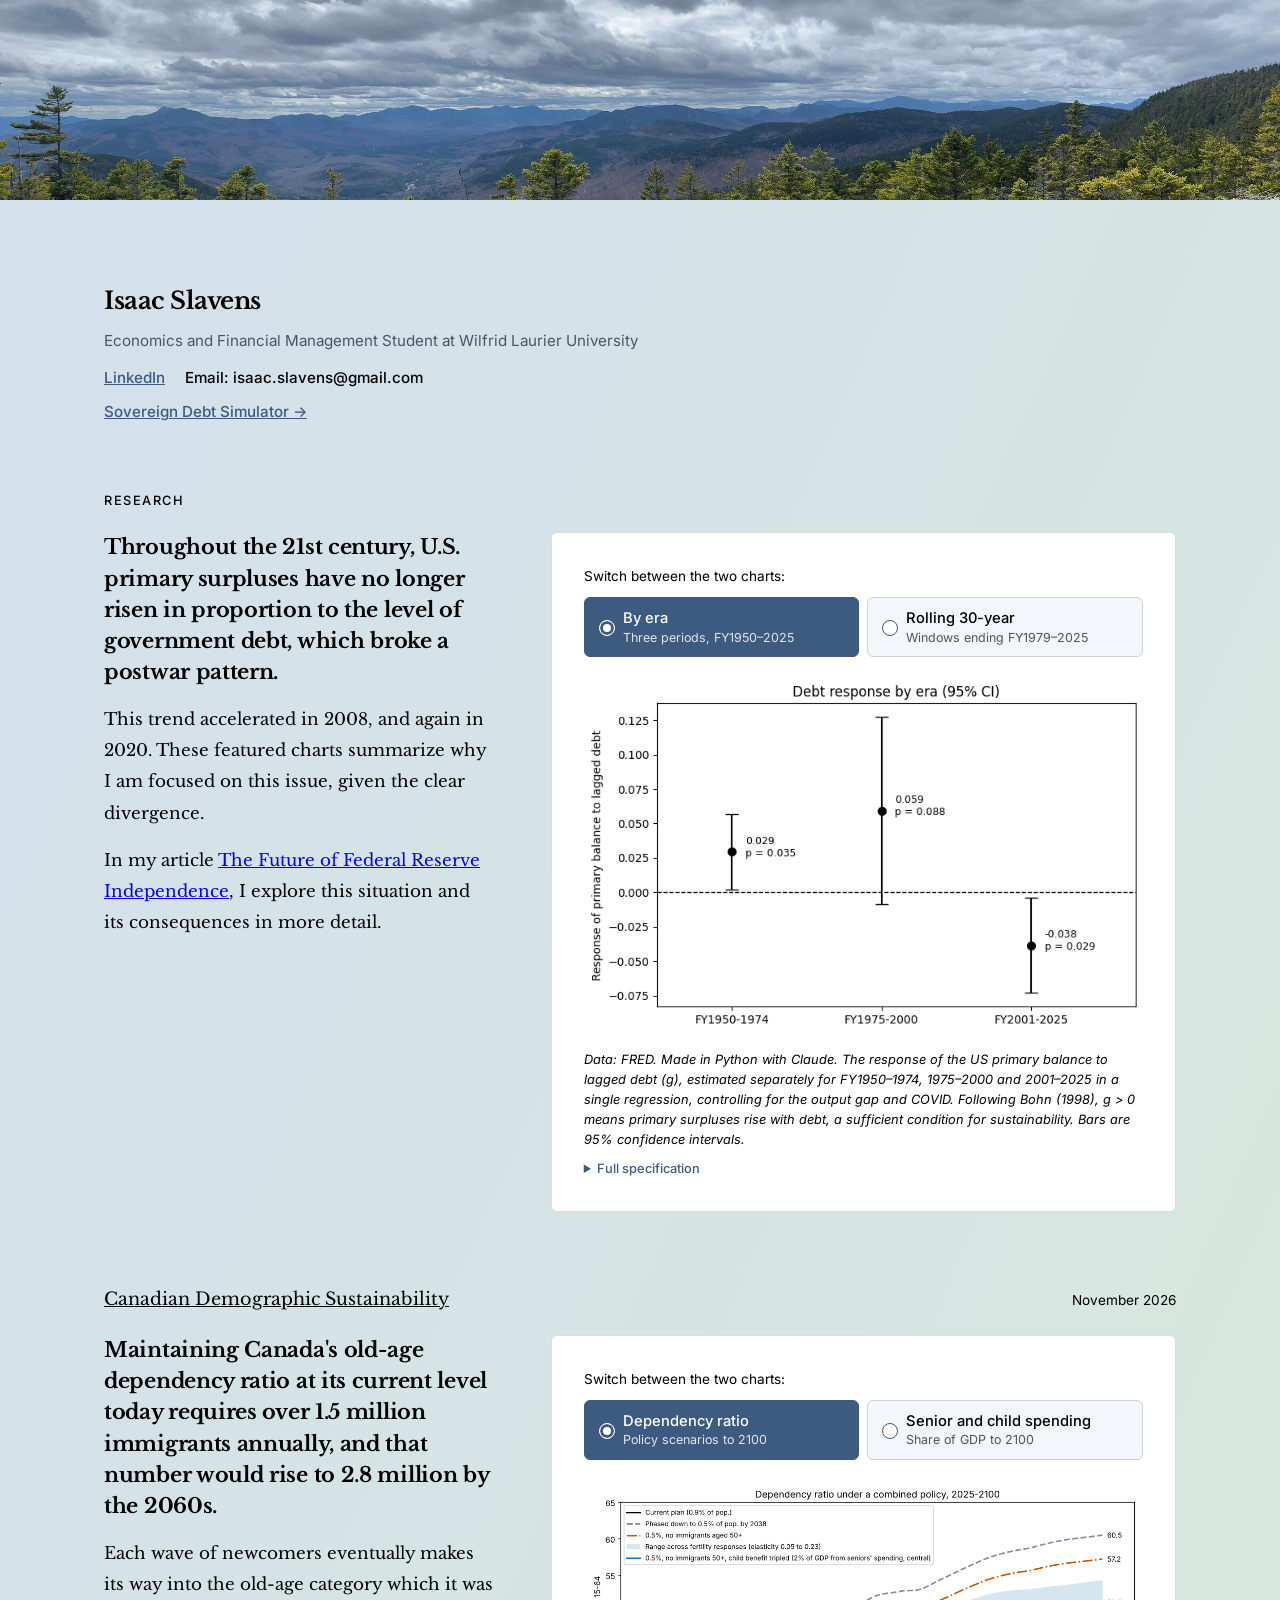
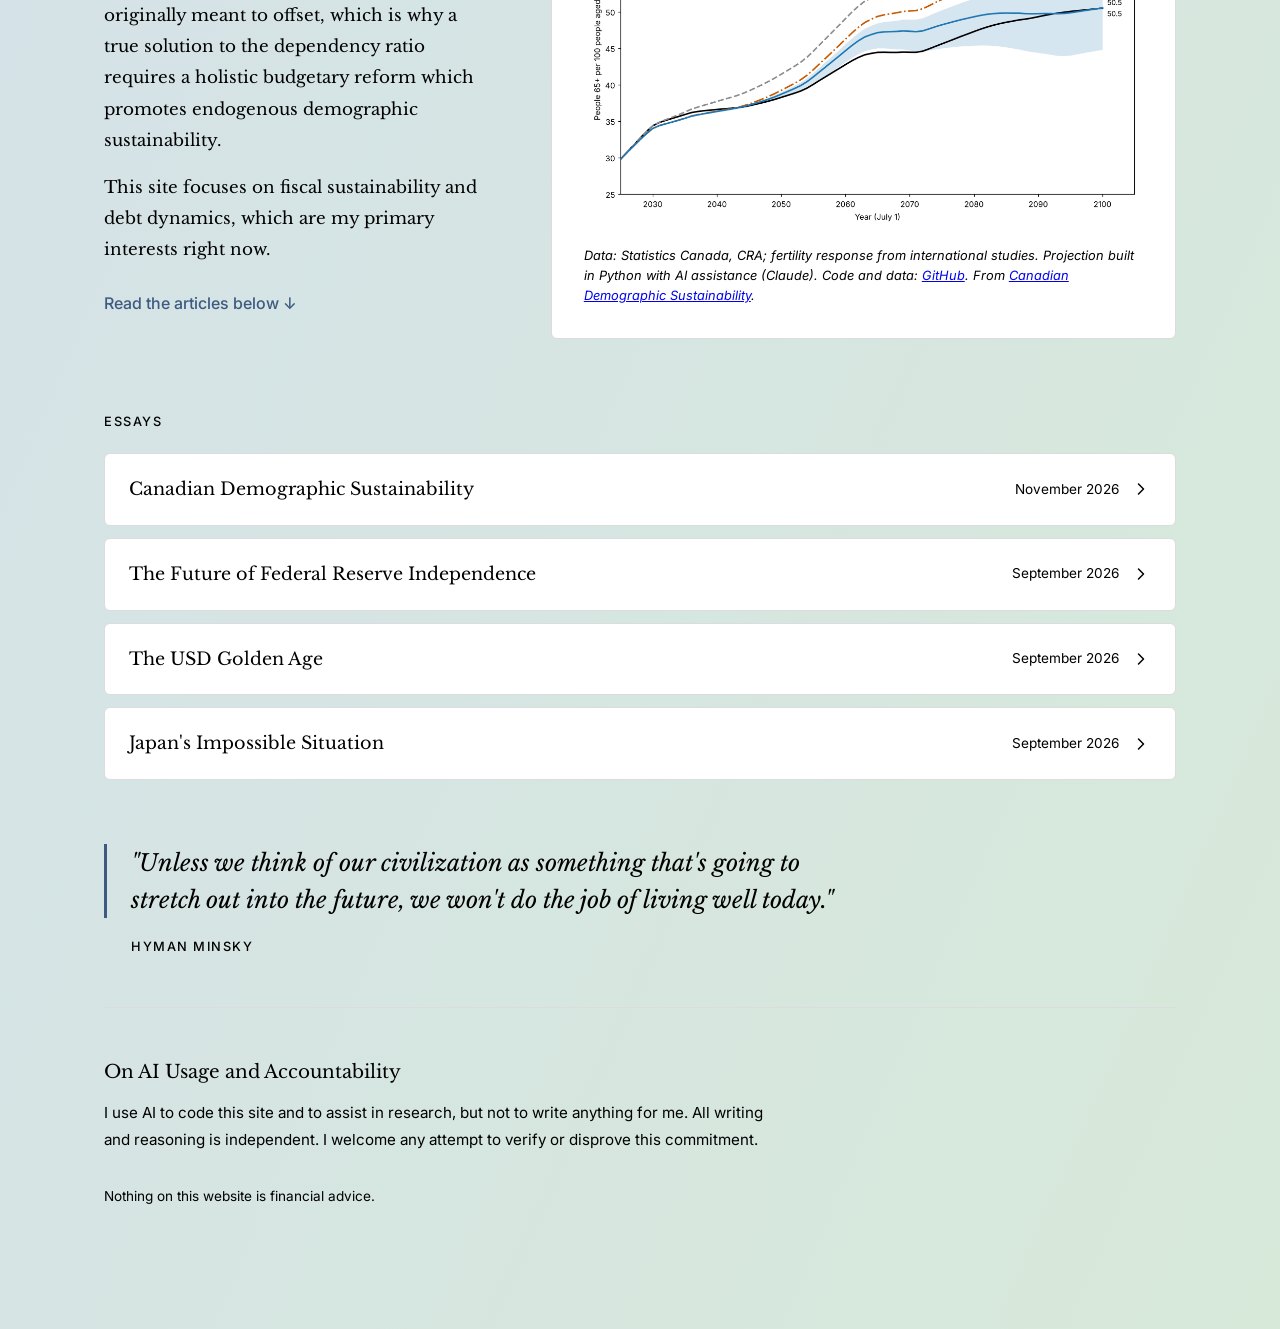
<file: index.html>
<!DOCTYPE html>
<html lang="en">
<head>
  <link rel="icon" href="data:image/svg+xml,<svg xmlns='http://www.w3.org/2000/svg' viewBox='0 0 100 100'><text y='.9em' font-size='90'>🟠</text></svg>">
  <meta charset="UTF-8">
  <meta name="viewport" content="width=device-width, initial-scale=1.0">
  <title>Isaac Slavens</title>
  <meta name="description" content="This site examines the nature and consequences of debt dynamics.">
  <meta property="og:type" content="website">
  <meta property="og:site_name" content="Isaac Slavens">
  <meta property="og:title" content="Isaac Slavens">
  <meta property="og:description" content="This site examines the nature and consequences of debt dynamics.">
  <meta property="og:url" content="https://isaacslavens.com/">
  <meta property="og:image" content="https://isaacslavens.com/header.jpg">
  <meta name="twitter:card" content="summary_large_image">
  <link rel="preconnect" href="https://fonts.googleapis.com">
  <link rel="preconnect" href="https://fonts.gstatic.com" crossorigin>
  <link href="https://fonts.googleapis.com/css2?family=Libre+Baskerville:ital,wght@0,400;0,700;1,400&family=Inter:wght@400;500&display=swap" rel="stylesheet">
  <style>
    * {
      margin: 0;
      padding: 0;
      box-sizing: border-box;
    }

    body {
      font-family: 'Inter', sans-serif;
      background: linear-gradient(to bottom right, #d4e0ed, #d7e9d9);
      min-height: 100vh;
      color: #000000;
      line-height: 1.75;
      font-size: 16px;
    }

    .header-image {
      width: 100%;
      height: auto;
      max-height: 200px;
      object-fit: cover;
      display: block;
    }

    .container {
      max-width: 800px;
      margin: 0 auto;
      padding: 80px 24px 120px;
    }

    h1 {
      font-family: 'Libre Baskerville', serif;
      font-size: 1.5rem;
      font-weight: 700;
      letter-spacing: -0.5px;
      margin-bottom: 8px;
    }

    .subtitle {
      font-size: 0.95rem;
      line-height: 1.5;
      color: #4a5568;
      margin-bottom: 36px;
    }

    .epigraph {
      max-width: 760px;
      margin-top: 64px;
    }

    .epigraph blockquote {
      font-family: 'Libre Baskerville', serif;
      font-style: italic;
      font-size: 1.15rem;
      line-height: 1.7;
      border-left: 3px solid #3d5a80;
      padding-left: 24px;
    }

    .epigraph .attribution {
      margin-top: 18px;
      padding-left: 27px;
      font-size: 0.8rem;
      font-weight: 500;
      text-transform: uppercase;
      letter-spacing: 1.5px;
    }

    .section-label {
      font-size: 0.8rem;
      font-weight: 500;
      text-transform: uppercase;
      letter-spacing: 1.5px;
      margin-bottom: 20px;
    }

    .article-list {
      list-style: none;
    }

    .article-list li {
      margin-bottom: 12px;
    }

    .article-list a {
      text-decoration: none;
      color: inherit;
      display: flex;
      align-items: center;
      justify-content: space-between;
      padding: 20px 24px;
      background: #ffffff;
      border: 1px solid #dcdce0;
      border-radius: 6px;
      transition: border-color 0.15s ease, box-shadow 0.15s ease, background 0.15s ease;
    }

    .article-list a:hover {
      border-color: #3d5a80;
      box-shadow: 0 2px 8px rgba(61, 90, 128, 0.1);
      background: #fbfcfe;
    }

    .article-title {
      font-family: 'Libre Baskerville', serif;
      font-size: 1.1rem;
    }

    .article-meta {
      display: flex;
      align-items: center;
      gap: 12px;
      flex-shrink: 0;
    }

    .article-date {
      font-size: 0.85rem;
    }

    .article-arrow {
      flex-shrink: 0;
      transition: transform 0.15s ease;
    }

    .article-list a:hover .article-arrow {
      transform: translateX(3px);
    }

    .divider {
      border: none;
      border-top: 1px solid #dcdce0;
      margin: 48px 0;
    }

    .ai-note h2 {
      font-family: 'Libre Baskerville', serif;
      font-size: 1.15rem;
      font-weight: 400;
      margin-bottom: 12px;
    }

    .ai-note p {
      font-size: 0.95rem;
    }

    footer {
      margin-top: 80px;
      padding-top: 24px;
      border-top: 1px solid #dcdce0;
      font-size: 0.85rem;
    }

    /* Opening: site intro beside the name, chart card alongside */
    .top {
      margin-bottom: 72px;
    }

    .site-intro {
      margin-bottom: 40px;
    }

    .research {
      position: relative;
      padding: 32px;
      background: #ffffff;
      border: 1px solid #dcdce0;
      border-radius: 6px;
    }

    /* Visually hidden but still keyboard focusable */
    .research > input {
      position: absolute;
      opacity: 0;
      pointer-events: none;
    }

    .research-chart img {
      width: 100%;
      height: auto;
      display: block;
    }

    .chart-switch {
      margin-bottom: 20px;
    }

    .chart-switch-label {
      font-size: 0.85rem;
      margin-bottom: 8px;
    }

    .chart-tabs {
      display: grid;
      grid-template-columns: 1fr 1fr;
      gap: 8px;
    }

    .chart-tabs label {
      position: relative;
      display: block;
      padding: 10px 14px 10px 38px;
      line-height: 1.4;
      background: #f3f6fa;
      border: 1px solid #c9d3e0;
      border-radius: 6px;
      cursor: pointer;
      transition: border-color 0.15s ease, background 0.15s ease;
    }

    .chart-tabs label:hover {
      border-color: #3d5a80;
    }

    /* Radio-style dot so each option reads as a choice */
    .chart-tabs label::before {
      content: "";
      position: absolute;
      left: 14px;
      top: 50%;
      width: 14px;
      height: 14px;
      margin-top: -7px;
      border: 1.5px solid #3d5a80;
      border-radius: 50%;
      background: #ffffff;
    }

    .tab-title {
      display: block;
      font-size: 0.92rem;
      font-weight: 500;
      white-space: nowrap;
    }

    .tab-detail {
      display: block;
      font-size: 0.78rem;
      color: #4b5563;
    }

    #chart-era:checked ~ .research-chart label[for="chart-era"],
    #chart-rolling:checked ~ .research-chart label[for="chart-rolling"],
    #chart-policy:checked ~ .research-chart label[for="chart-policy"],
    #chart-spending:checked ~ .research-chart label[for="chart-spending"] {
      background: #3d5a80;
      border-color: #3d5a80;
      color: #ffffff;
    }

    #chart-era:checked ~ .research-chart label[for="chart-era"]::before,
    #chart-rolling:checked ~ .research-chart label[for="chart-rolling"]::before,
    #chart-policy:checked ~ .research-chart label[for="chart-policy"]::before,
    #chart-spending:checked ~ .research-chart label[for="chart-spending"]::before {
      border-color: #ffffff;
      background: #ffffff;
      box-shadow: inset 0 0 0 3px #3d5a80;
    }

    #chart-era:checked ~ .research-chart label[for="chart-era"] .tab-detail,
    #chart-rolling:checked ~ .research-chart label[for="chart-rolling"] .tab-detail,
    #chart-policy:checked ~ .research-chart label[for="chart-policy"] .tab-detail,
    #chart-spending:checked ~ .research-chart label[for="chart-spending"] .tab-detail {
      color: rgba(255, 255, 255, 0.85);
    }

    #chart-era:focus-visible ~ .research-chart label[for="chart-era"],
    #chart-rolling:focus-visible ~ .research-chart label[for="chart-rolling"],
    #chart-policy:focus-visible ~ .research-chart label[for="chart-policy"],
    #chart-spending:focus-visible ~ .research-chart label[for="chart-spending"] {
      outline: 2px solid #3d5a80;
      outline-offset: 2px;
    }

    #chart-era:checked ~ * .panel-rolling,
    #chart-rolling:checked ~ * .panel-era,
    #chart-policy:checked ~ * .panel-spending,
    #chart-spending:checked ~ * .panel-policy {
      display: none;
    }

    .research-caption {
      margin-top: 16px;
      font-size: 0.8rem;
      line-height: 1.55;
      font-style: italic;
    }

    .method {
      margin-top: 10px;
      font-style: normal;
    }

    .method summary {
      cursor: pointer;
      font-weight: 500;
      color: #3d5a80;
    }

    .method p {
      margin-top: 8px;
    }

    .method sub {
      line-height: 0;
    }

    .research-note {
      font-family: 'Libre Baskerville', serif;
      font-size: 1.05rem;
      line-height: 1.85;
    }

    /* Lead sentence set as a statement */
    .research-note p:first-child {
      font-size: 1.3rem;
      font-weight: 700;
      line-height: 1.5;
      letter-spacing: -0.3px;
    }

    .research-note p + p {
      margin-top: 16px;
    }

    .research-scroll {
      margin-top: 24px;
      font-weight: 500;
      color: #3d5a80;
    }

    @media (max-width: 640px) {
      .research {
        padding: 20px;
      }

      .chart-tabs {
        grid-template-columns: 1fr;
      }
    }

    @media (min-width: 960px) {
      .container {
        max-width: 1120px;
      }

      .epigraph blockquote {
        font-size: 1.45rem;
        line-height: 1.6;
      }

      .ai-note {
        max-width: 680px;
      }

      .top {
        display: grid;
        grid-template-columns: minmax(0, 1fr) minmax(0, 1.6fr);
        gap: 56px;
        align-items: start;
      }

      .site-intro {
        margin-bottom: 0;
      }
    }

    /* Name, subtitle, contact links */
    .intro {
      margin-bottom: 64px;
    }

    .intro .subtitle {
      margin-bottom: 12px;
    }

    .contact-links {
      display: flex;
      flex-wrap: wrap;
      gap: 4px 20px;
      font-size: 0.95rem;
      font-weight: 500;
    }

    .contact-links a {
      color: #3d5a80;
    }

    /* Title and date above each research item */
    .research-head {
      display: flex;
      flex-wrap: wrap;
      align-items: baseline;
      justify-content: space-between;
      gap: 4px 16px;
      margin-bottom: 20px;
    }

    .research-title {
      font-family: 'Libre Baskerville', serif;
      font-size: 1.1rem;
      font-weight: 400;
    }

    .research-title a {
      color: inherit;
    }


    .disclaimer {
      margin-top: 32px;
      font-size: 0.85rem;
    }
  </style>
</head>
<body>
  <svg width="0" height="0" style="position: absolute" aria-hidden="true">
    <symbol id="chevron" viewBox="0 0 20 20" fill="none">
      <path d="M7.5 5L12.5 10L7.5 15" stroke="currentColor" stroke-width="1.5" stroke-linecap="round" stroke-linejoin="round"/>
    </symbol>
  </svg>
  <figure class="header">
    <img src="header.jpg" class="header-image" width="2400" height="1184" alt="View from Mt. Washington, NH">
  </figure>
  <div class="container">

    <!-- Name, subtitle and contact links -->
    <div class="intro">
      <h1>Isaac Slavens</h1>
      <p class="subtitle">Economics and Financial Management Student at Wilfrid Laurier University</p>
      <p class="contact-links">
        <a href="https://www.linkedin.com/in/isaac-slavens" target="_blank">LinkedIn</a>
        <span>Email: isaac.slavens@gmail.com</span>
      </p>
      <p class="contact-links" style="margin-top: 8px">
        <a href="tracker/">Sovereign Debt Simulator &rarr;</a>
      </p>
    </div>

    <h2 class="section-label">Research</h2>

    <div class="research-item">
      <!-- Title and date for the U.S. fiscal reaction research go here (not written yet) -->
      <!-- U.S. research: text on the left, chart switcher on the right -->
      <div class="top">
        <div class="site-intro">
          <div class="research-note">
            <p>
              Throughout the 21st century, U.S. primary surpluses have no longer risen in proportion to the level of government debt, which broke a postwar pattern.
            </p>
            <p>
              This trend accelerated in 2008, and again in 2020. These featured charts summarize why I am focused on this issue, given the clear divergence.
            </p>
            <p>
              In my article <a href="fed-independence/" target="_blank">The Future of Federal Reserve Independence</a>, I explore this situation and its consequences in more detail.
            </p>
          </div>
        </div>

        <section class="research">
          <input type="radio" name="research-chart" id="chart-era" checked>
          <input type="radio" name="research-chart" id="chart-rolling">

          <div class="research-chart">
            <div class="chart-switch">
              <p class="chart-switch-label">Switch between the two charts:</p>
              <div class="chart-tabs">
                <label for="chart-era">
                  <span class="tab-title">By era</span>
                  <span class="tab-detail">Three periods, FY1950&ndash;2025</span>
                </label>
                <label for="chart-rolling">
                  <span class="tab-title">Rolling 30-year</span>
                  <span class="tab-detail">Windows ending FY1979&ndash;2025</span>
                </label>
              </div>
            </div>
            <a class="panel-era" href="debt-response-era.png" target="_blank">
              <img src="debt-response-era.png" width="689" height="440" alt="Response of the US primary balance to lagged debt by era, with 95% confidence intervals: 0.029 for FY1950-1974, 0.059 for FY1975-2000, and -0.038 for FY2001-2025">
            </a>
            <a class="panel-rolling" href="debt-response-rolling.png" target="_blank">
              <img src="debt-response-rolling.png" width="989" height="690" alt="Rolling 30-year estimate of the US primary balance's response to lagged debt with 95% confidence band, above the annual output gap; FY2025 estimate -0.067, p = 0.004">
            </a>
            <div class="research-caption">
              <div class="panel-era">
                <p>
                  Data: FRED. Made in Python with Claude. The response of the US primary balance to lagged debt (<i>g</i>), estimated separately for FY1950&ndash;1974, 1975&ndash;2000 and 2001&ndash;2025 in a single regression, controlling for the output gap and COVID. Following Bohn (1998), <i>g</i>&nbsp;&gt;&nbsp;0 means primary surpluses rise with debt, a sufficient condition for sustainability. Bars are 95% confidence intervals.
                </p>
                <details class="method">
                  <summary>Full specification</summary>
                  <p>
                    A single OLS regression over FY1950&ndash;2025: <i>PB<sub>t</sub></i> = <i>&alpha;<sub>k</sub></i> + <i>&beta;</i>&middot;<i>Gap<sub>t</sub></i> + &Sigma; <i>g<sub>k</sub></i>&middot;(<i>D<sub>t&minus;1</sub></i> &times; <i>E<sub>k,t</sub></i>) + <i>&delta;</i>&middot;<i>Covid<sub>t</sub></i> + <i>&epsilon;<sub>t</sub></i>, where <i>E<sub>k</sub></i> equals 1 in era <i>k</i> (FY1950&ndash;1974, 1975&ndash;2000, 2001&ndash;2025) and 0 otherwise.
                  </p>
                  <p>
                    <i>PB</i> is the primary balance and <i>D</i> is debt held by the public, both in % of GDP. <i>Gap</i> is the output gap against CBO potential GDP, and <i>Covid</i> is a FY2020&ndash;21 dummy. Each era has its own intercept <i>&alpha;<sub>k</sub></i>, so <i>g<sub>k</sub></i> measures the debt response within that era, while <i>&beta;</i> and <i>&delta;</i> are shared across eras. Intervals use Newey-West (HAC, 2 lags) standard errors.
                  </p>
                </details>
              </div>
              <div class="panel-rolling">
                <p>
                  Data: FRED. Made in Python with Claude. The same debt response (<i>g</i>), re-estimated over each 30-year window and plotted at the window's final fiscal year, controlling for the output gap and COVID. Below zero, primary surpluses no longer rise with debt. Shading is the 95% confidence interval; the lower panel shows the annual output gap. Latest window, FY1996&ndash;2025: <i>g</i>&nbsp;=&nbsp;&minus;0.067 (p&nbsp;=&nbsp;0.004).
                </p>
                <details class="method">
                  <summary>Full specification</summary>
                  <p>
                    Each point is an OLS estimate of <i>PB<sub>t</sub></i> = <i>&alpha;</i> + <i>&beta;</i>&middot;<i>Gap<sub>t</sub></i> + <i>g</i>&middot;<i>D<sub>t&minus;1</sub></i> + <i>&delta;</i>&middot;<i>Covid<sub>t</sub></i> + <i>&epsilon;<sub>t</sub></i> over the 30 fiscal years ending in that year, using data from FY1950&ndash;2025.
                  </p>
                  <p>
                    <i>PB</i> is the primary balance (federal surplus plus interest outlays, % of GDP), <i>D</i> is debt held by the public (% of GDP), <i>Gap</i> = 100 &times; (real GDP &minus; CBO potential GDP) / potential GDP, and <i>Covid</i> is a FY2020&ndash;21 dummy. Following Bohn (1998), <i>g</i>&nbsp;&gt;&nbsp;0 means primary surpluses rise with debt, a sufficient condition for sustainability. Intervals use Newey-West (HAC, 2 lags) standard errors.
                  </p>
                </details>
              </div>
            </div>
          </div>
        </section>
      </div>
    </div>

    <div class="research-item">
      <div class="research-head">
        <h3 class="research-title"><a href="canada-demographic/">Canadian Demographic Sustainability</a></h3>
        <span class="article-date">November 2026</span>
      </div>
      <!-- Canada research: text on the left, chart switcher on the right -->
      <div class="top">
        <div class="site-intro">
          <div class="research-note">
            <p>
              Maintaining Canada's old-age dependency ratio at its current level today requires over 1.5 million immigrants annually, and that number would rise to 2.8 million by the 2060s.
            </p>
            <p>
              Each wave of newcomers eventually makes its way into the old-age category which it was originally meant to offset, which is why a true solution to the dependency ratio requires a holistic budgetary reform which promotes endogenous demographic sustainability.
            </p>
            <p>
              This site focuses on fiscal sustainability and debt dynamics, which are my primary interests right now.
            </p>
          </div>

          <p class="research-scroll">Read the articles below &darr;</p>
        </div>

        <section class="research">
          <input type="radio" name="canada-chart" id="chart-policy" checked>
          <input type="radio" name="canada-chart" id="chart-spending">

          <div class="research-chart">
            <div class="chart-switch">
              <p class="chart-switch-label">Switch between the two charts:</p>
              <div class="chart-tabs">
                <label for="chart-policy">
                  <span class="tab-title">Dependency ratio</span>
                  <span class="tab-detail">Policy scenarios to 2100</span>
                </label>
                <label for="chart-spending">
                  <span class="tab-title">Senior and child spending</span>
                  <span class="tab-detail">Share of GDP to 2100</span>
                </label>
              </div>
            </div>
            <a class="panel-policy" href="canada-demographic/2_combined_policy.png" target="_blank">
              <img src="canada-demographic/2_combined_policy.png" width="1089" height="682" alt="Projected dependency ratio to 2100 under combined immigration and fiscal policy scenarios">
            </a>
            <a class="panel-spending" href="canada-demographic/3_total_spending.png" target="_blank">
              <img src="canada-demographic/3_total_spending.png" width="1089" height="682" alt="Projected senior and child spending as a share of GDP under each scenario">
            </a>
            <div class="research-caption">
              <p class="panel-policy">
                Data: Statistics Canada, CRA; fertility response from international studies. Projection built in Python with AI assistance (Claude). Code and data: <a target="_blank" href="https://github.com/isaacslavens-beep/canada-dependency-ratio">GitHub</a>. From <a href="canada-demographic/">Canadian Demographic Sustainability</a>.
              </p>
              <p class="panel-spending">
                Data: Statistics Canada, CIHI, Office of the Chief Actuary, CRA. Projection built in Python with AI assistance (Claude). Code and data: <a target="_blank" href="https://github.com/isaacslavens-beep/canada-dependency-ratio">GitHub</a>. From <a href="canada-demographic/">Canadian Demographic Sustainability</a>.
              </p>
            </div>
          </div>
        </section>
      </div>
    </div>

    <h2 class="section-label">Essays</h2>

    <ul class="article-list">
      <li>
        <a href="canada-demographic/">
          <div class="article-title">Canadian Demographic Sustainability</div>
          <div class="article-meta">
            <span class="article-date">November 2026</span>
            <svg class="article-arrow" width="20" height="20" aria-hidden="true"><use href="#chevron"/></svg>
          </div>
        </a>
      </li>
      <li>
        <a href="fed-independence/">
          <div class="article-title">The Future of Federal Reserve Independence</div>
          <div class="article-meta">
            <span class="article-date">September 2026</span>
            <svg class="article-arrow" width="20" height="20" aria-hidden="true"><use href="#chevron"/></svg>
          </div>
        </a>
      </li>
      <li>
        <a href="USD-Golden-Age/">
          <div class="article-title">The USD Golden Age</div>
          <div class="article-meta">
            <span class="article-date">September 2026</span>
            <svg class="article-arrow" width="20" height="20" aria-hidden="true"><use href="#chevron"/></svg>
          </div>
        </a>
      </li>
      <li>
        <a href="japandebt/">
          <div class="article-title">Japan's Impossible Situation</div>
          <div class="article-meta">
            <span class="article-date">September 2026</span>
            <svg class="article-arrow" width="20" height="20" aria-hidden="true"><use href="#chevron"/></svg>
          </div>
        </a>
      </li>
    </ul>

    <div class="epigraph">
      <blockquote>
        "Unless we think of our civilization as something that's going to stretch out into the future, we won't do the job of living well today."
      </blockquote>
      <p class="attribution">Hyman Minsky</p>
    </div>

    <hr class="divider">

    <div class="ai-note">
      <h2>On AI Usage and Accountability</h2>
      <p>
        I use AI to code this site and to assist in research, but not to write anything for me. All writing and reasoning is independent. I welcome any attempt to verify or disprove this commitment.
      </p>
    </div>


    <p class="disclaimer">Nothing on this website is financial advice.</p>

  </div>
</body>
</html>
</file>
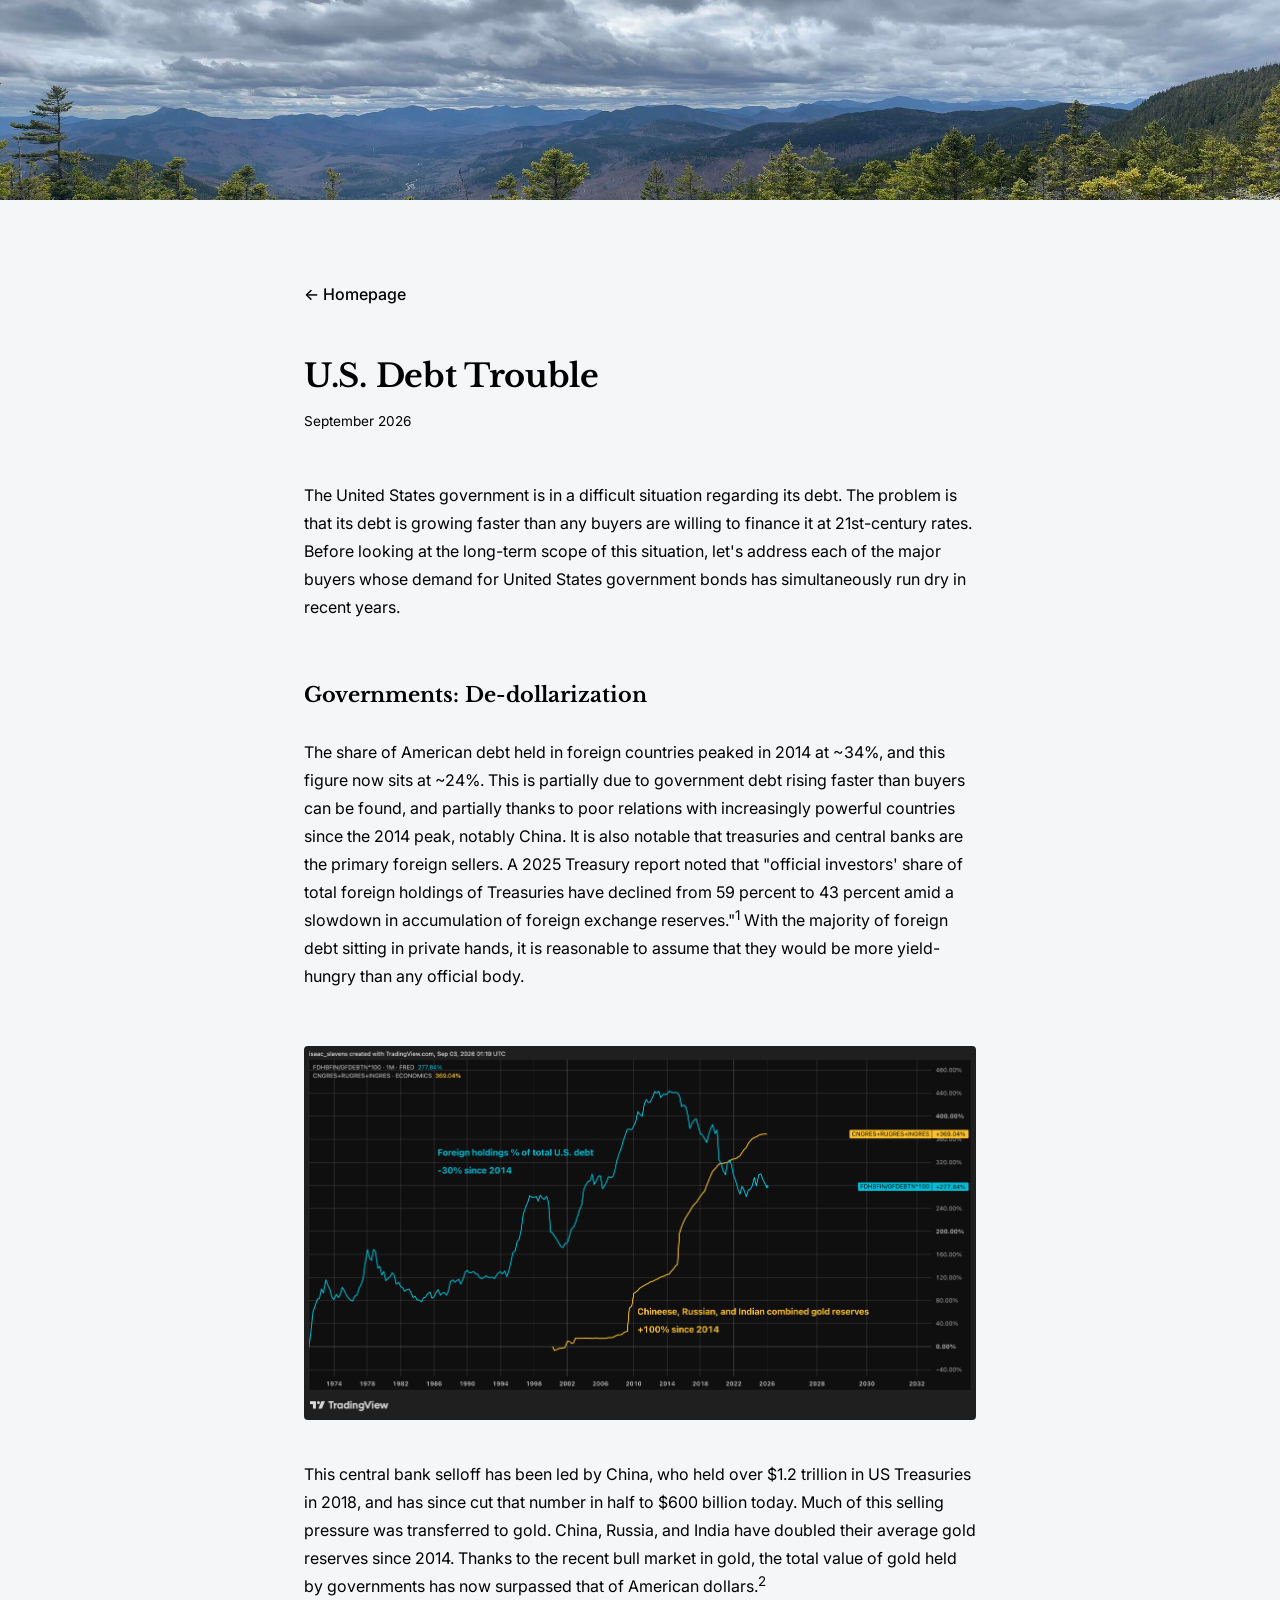
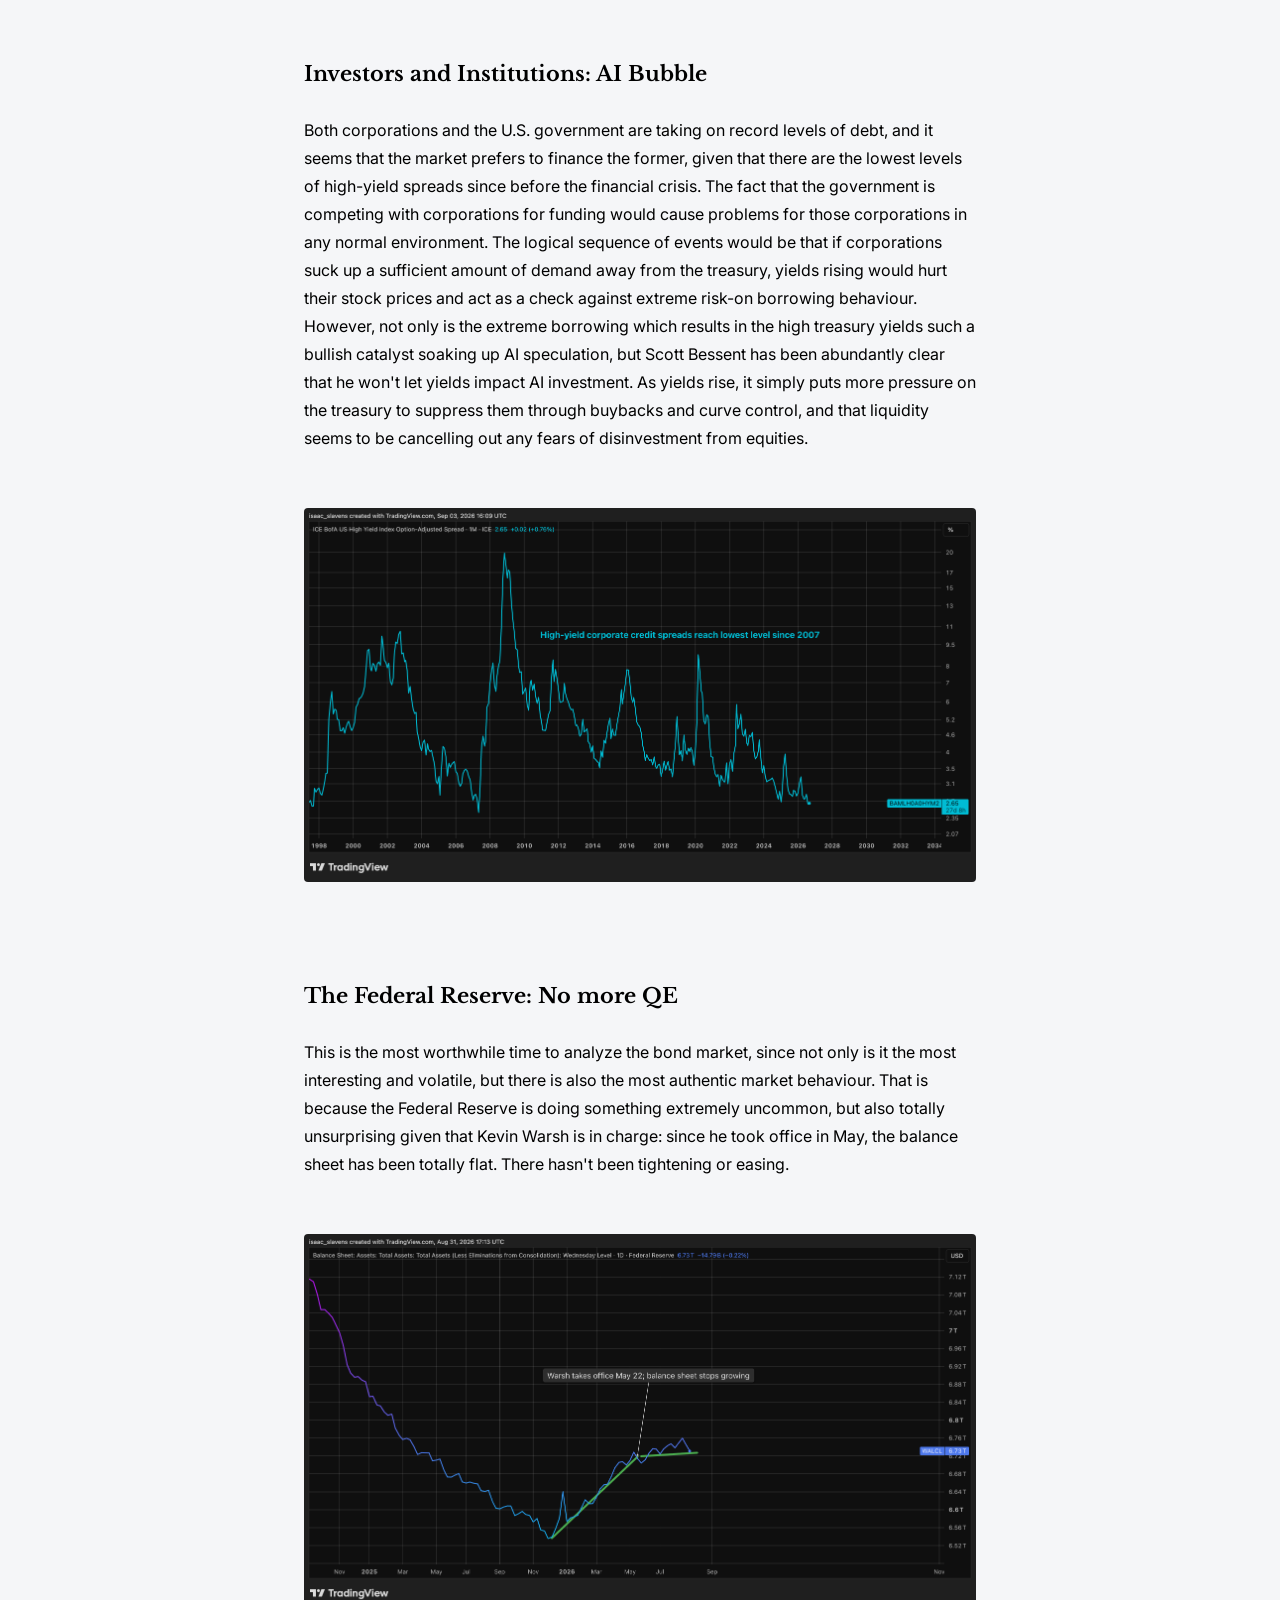
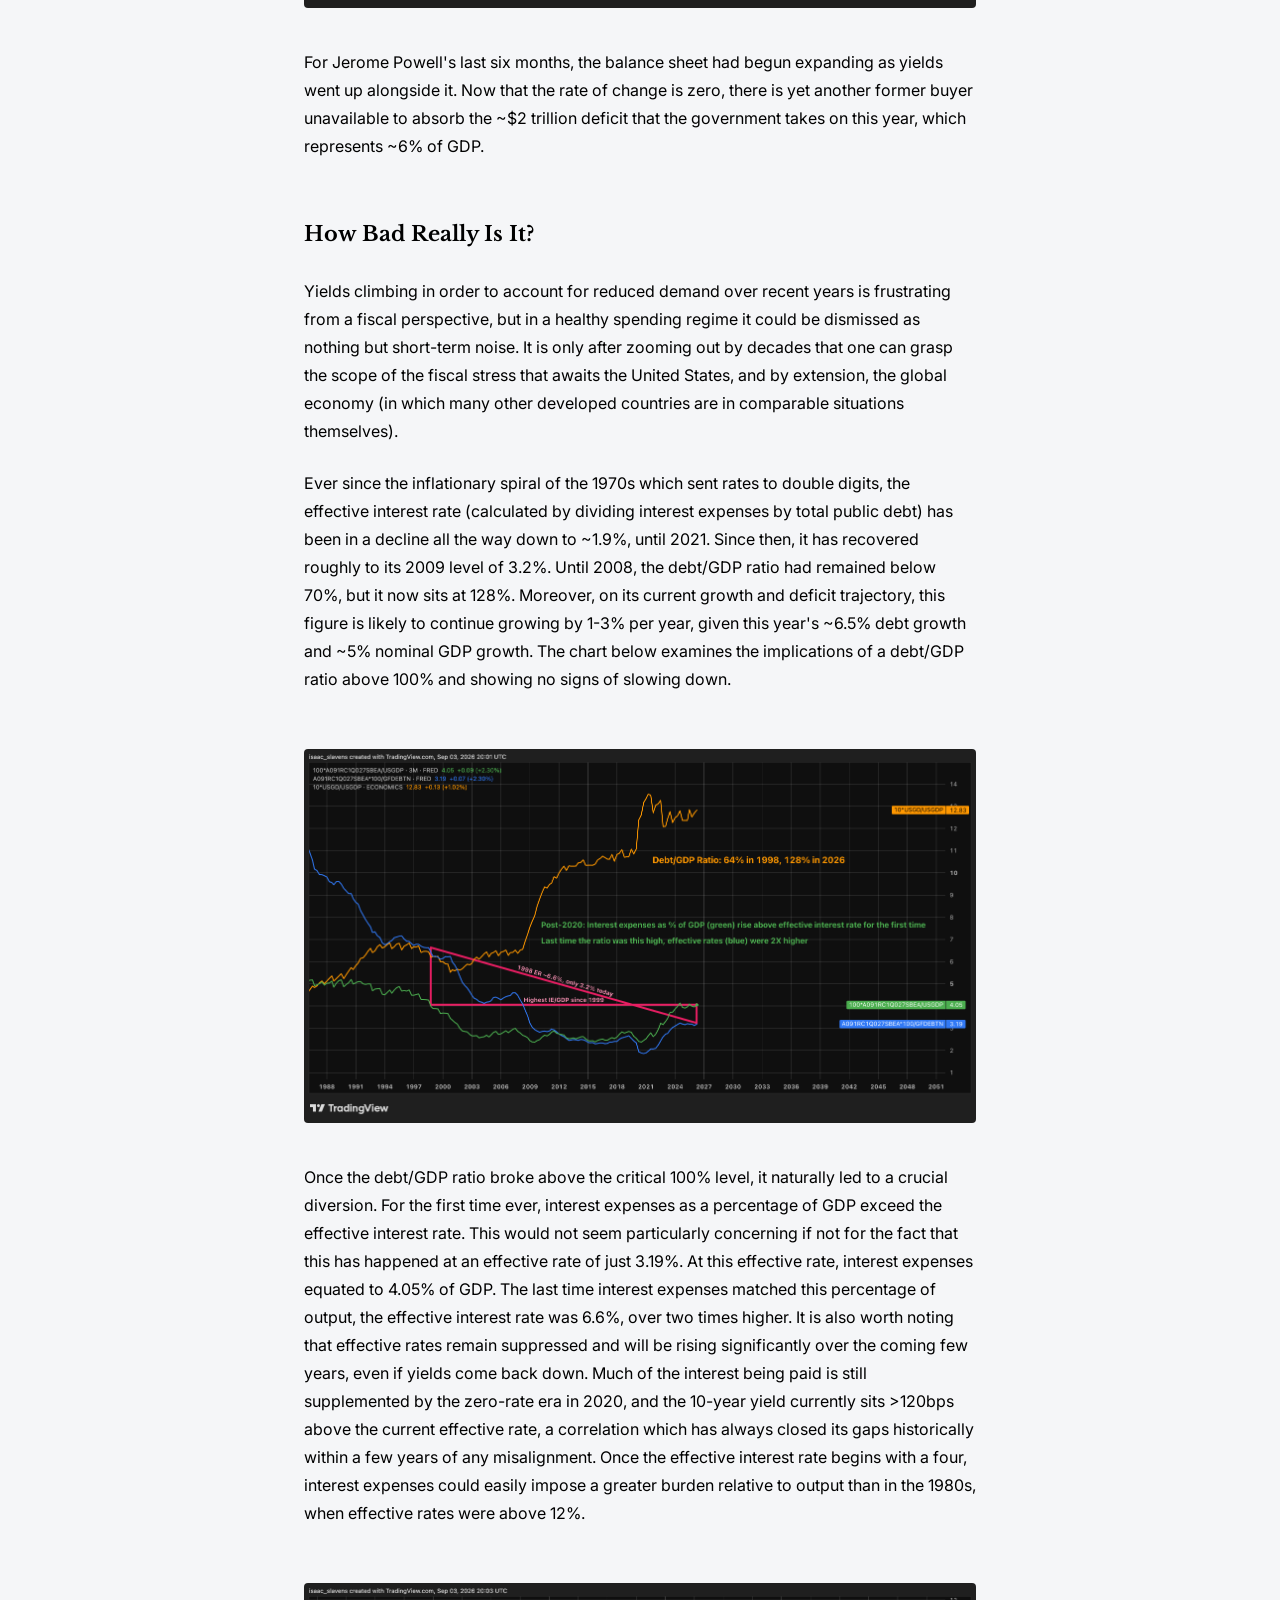
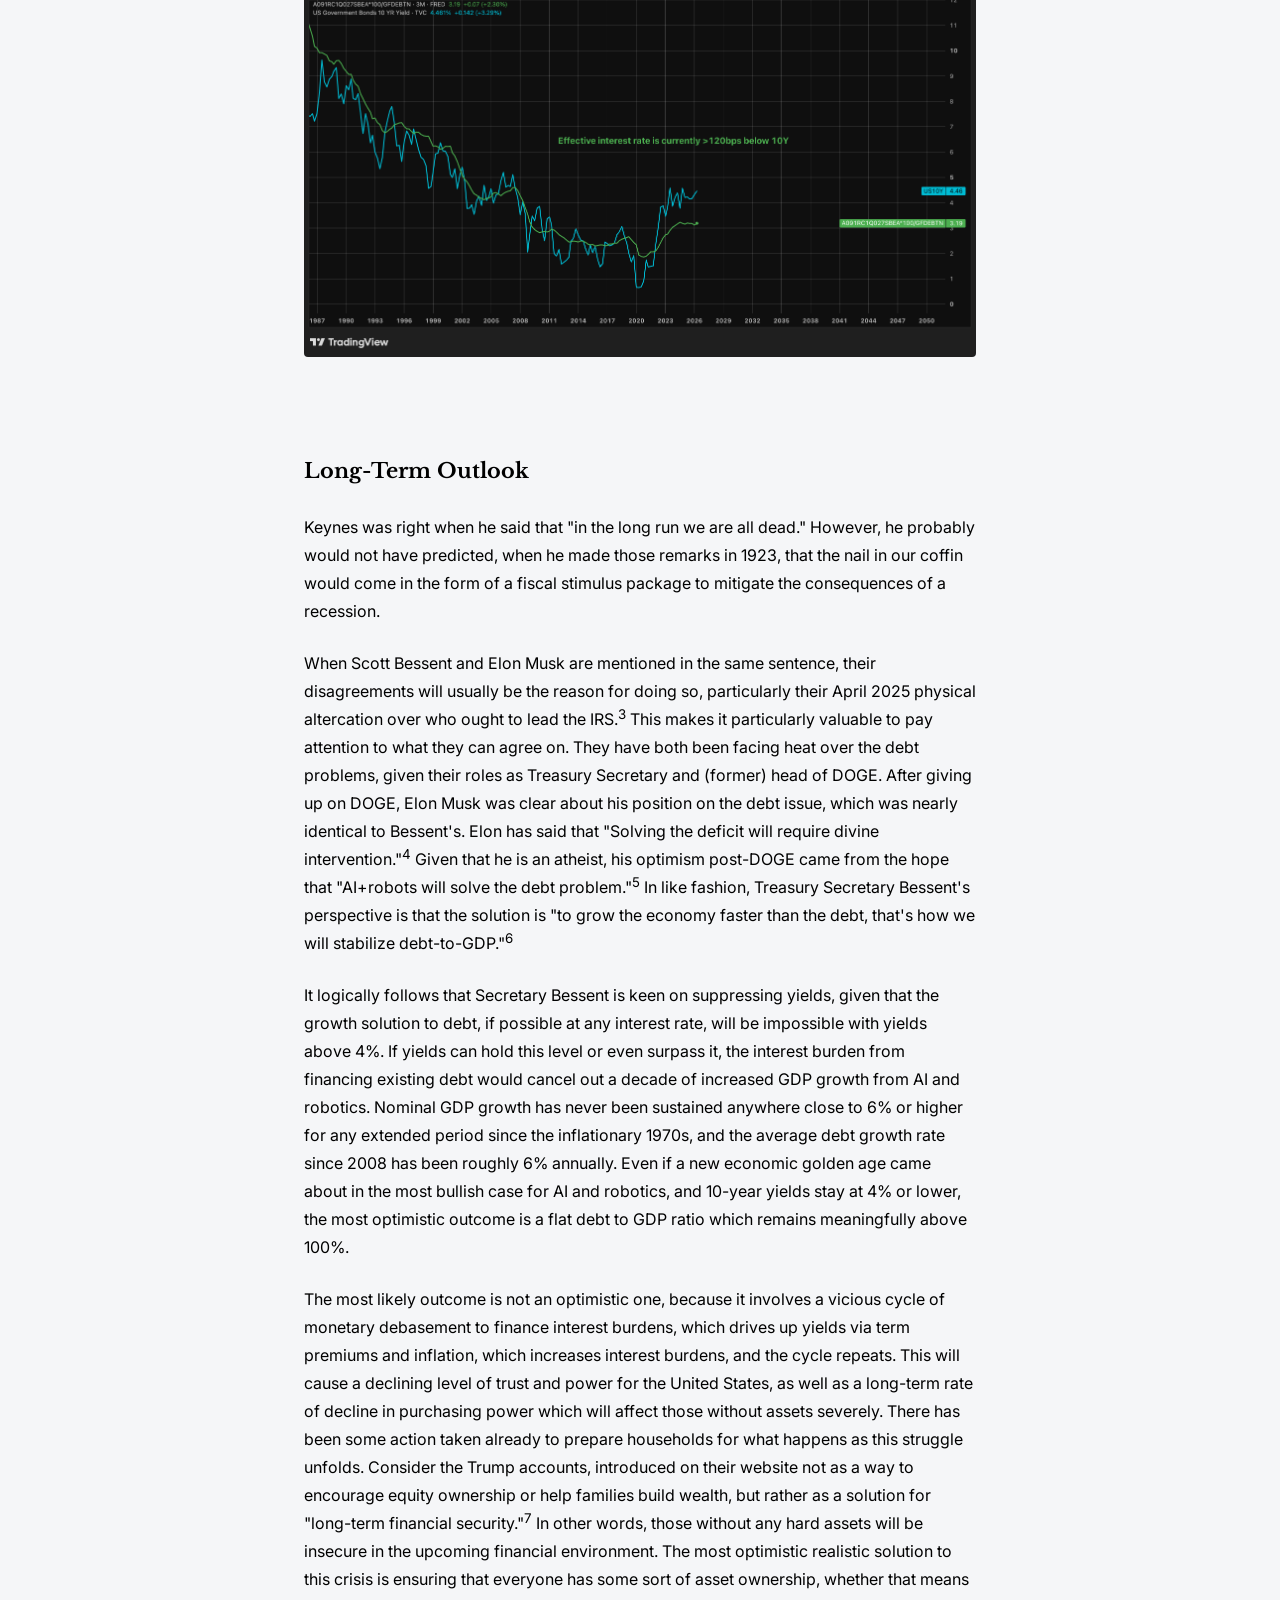
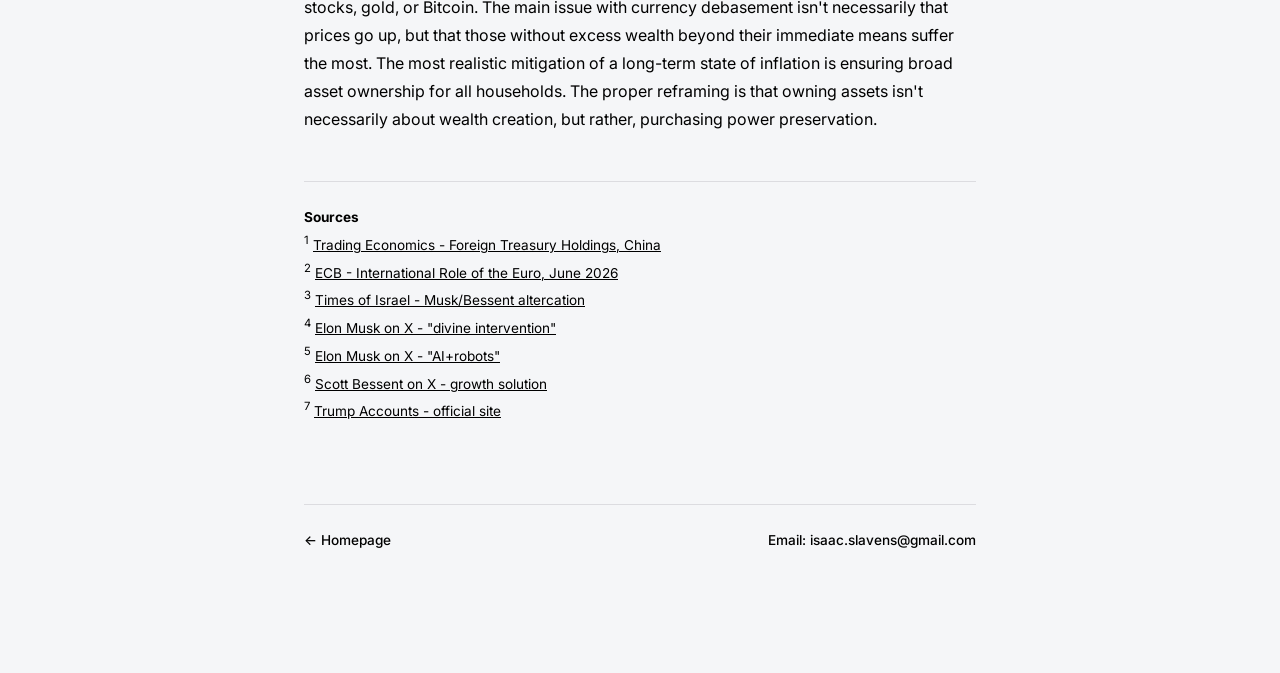
<file: americandebt/index.html>
<!DOCTYPE html>
<html lang="en">
<head>
  <link rel="icon" href="data:image/svg+xml,<svg xmlns='http://www.w3.org/2000/svg' viewBox='0 0 100 100'><text y='.9em' font-size='90'>🟠</text></svg>">
  <meta charset="UTF-8">
  <meta name="viewport" content="width=device-width, initial-scale=1.0">
  <title>U.S. Debt Trouble - Isaac Slavens</title>
  <meta name="robots" content="noindex">
  <meta name="description" content="The United States government is in a difficult situation regarding its debt. The problem is that its debt is growing faster than any buyers are willing to finance it at 21st-century rates.">
  <meta property="og:type" content="article">
  <meta property="og:site_name" content="Isaac Slavens">
  <meta property="og:title" content="U.S. Debt Trouble">
  <meta property="og:description" content="The United States government is in a difficult situation regarding its debt. The problem is that its debt is growing faster than any buyers are willing to finance it at 21st-century rates.">
  <meta property="og:url" content="https://isaacslavens.com/americandebt/">
  <meta property="og:image" content="https://isaacslavens.com/americandebt/foreign.png">
  <meta name="twitter:card" content="summary_large_image">
  <link rel="preconnect" href="https://fonts.googleapis.com">
  <link rel="preconnect" href="https://fonts.gstatic.com" crossorigin>
  <link href="https://fonts.googleapis.com/css2?family=Libre+Baskerville:ital,wght@0,400;0,700;1,400&family=Inter:wght@400;500&display=swap" rel="stylesheet">
  <link rel="stylesheet" href="../article.css">
</head>
<body>
  <img src="../header.jpg" class="header-strip" width="2400" height="1184" alt="">
  <div class="container">

    <header class="site-nav">
      <a href="../">&larr; Homepage</a>
    </header>
    
    <h1>U.S. Debt Trouble</h1>
    <p class="date">September 2026</p>

    <div class="content">

      <p>
        The United States government is in a difficult situation regarding its debt. The problem is that its debt is growing faster than any buyers are willing to finance it at 21st-century rates. Before looking at the long-term scope of this situation, let's address each of the major buyers whose demand for United States government bonds has simultaneously run dry in recent years.
      </p>

      <h2>Governments: De-dollarization</h2>

      <p>
        The share of American debt held in foreign countries peaked in 2014 at ~34%, and this figure now sits at ~24%. This is partially due to government debt rising faster than buyers can be found, and partially thanks to poor relations with increasingly powerful countries since the 2014 peak, notably China. It is also notable that treasuries and central banks are the primary foreign sellers. A 2025 Treasury report noted that "official investors' share of total foreign holdings of Treasuries have declined from 59 percent to 43 percent amid a slowdown in accumulation of foreign exchange reserves."<sup><a href="#source-1" id="ref-1">1</a></sup> With the majority of foreign debt sitting in private hands, it is reasonable to assume that they would be more yield-hungry than any official body.
      </p>

      <img width="2710" height="1508" loading="lazy" decoding="async" src="foreign.png" alt="Foreign holdings of U.S. Treasury securities">

      <p>
        This central bank selloff has been led by China, who held over $1.2 trillion in US Treasuries in 2018, and has since cut that number in half to $600 billion today. Much of this selling pressure was transferred to gold. China, Russia, and India have doubled their average gold reserves since 2014. Thanks to the recent bull market in gold, the total value of gold held by governments has now surpassed that of American dollars.<sup><a href="#source-2" id="ref-2">2</a></sup>
      </p>

      <h2>Investors and Institutions: AI Bubble</h2>

      <p>
        Both corporations and the U.S. government are taking on record levels of debt, and it seems that the market prefers to finance the former, given that there are the lowest levels of high-yield spreads since before the financial crisis. The fact that the government is competing with corporations for funding would cause problems for those corporations in any normal environment. The logical sequence of events would be that if corporations suck up a sufficient amount of demand away from the treasury, yields rising would hurt their stock prices and act as a check against extreme risk-on borrowing behaviour. However, not only is the extreme borrowing which results in the high treasury yields such a bullish catalyst soaking up AI speculation, but Scott Bessent has been abundantly clear that he won't let yields impact AI investment. As yields rise, it simply puts more pressure on the treasury to suppress them through buybacks and curve control, and that liquidity seems to be cancelling out any fears of disinvestment from equities.
      </p>

      <img width="2710" height="1508" loading="lazy" decoding="async" src="spreads.png" alt="High-yield credit spreads">

      <h2>The Federal Reserve: No more QE</h2>

      <p>
        This is the most worthwhile time to analyze the bond market, since not only is it the most interesting and volatile, but there is also the most authentic market behaviour. That is because the Federal Reserve is doing something extremely uncommon, but also totally unsurprising given that Kevin Warsh is in charge: since he took office in May, the balance sheet has been totally flat. There hasn't been tightening or easing.
      </p>

      <img width="2710" height="1508" loading="lazy" decoding="async" src="balance_sheet.png" alt="Federal Reserve balance sheet">

      <p>
        For Jerome Powell's last six months, the balance sheet had begun expanding as yields went up alongside it. Now that the rate of change is zero, there is yet another former buyer unavailable to absorb the ~$2 trillion deficit that the government takes on this year, which represents ~6% of GDP.
      </p>

      <h2>How Bad Really Is It?</h2>

      <p>
        Yields climbing in order to account for reduced demand over recent years is frustrating from a fiscal perspective, but in a healthy spending regime it could be dismissed as nothing but short-term noise. It is only after zooming out by decades that one can grasp the scope of the fiscal stress that awaits the United States, and by extension, the global economy (in which many other developed countries are in comparable situations themselves).
      </p>

      <p>
        Ever since the inflationary spiral of the 1970s which sent rates to double digits, the effective interest rate (calculated by dividing interest expenses by total public debt) has been in a decline all the way down to ~1.9%, until 2021. Since then, it has recovered roughly to its 2009 level of 3.2%. Until 2008, the debt/GDP ratio had remained below 70%, but it now sits at 128%. Moreover, on its current growth and deficit trajectory, this figure is likely to continue growing by 1-3% per year, given this year's ~6.5% debt growth and ~5% nominal GDP growth. The chart below examines the implications of a debt/GDP ratio above 100% and showing no signs of slowing down.
      </p>

      <img width="2710" height="1508" loading="lazy" decoding="async" src="major1.png" alt="Debt-to-GDP ratio and interest expense dynamics">

      <p>
        Once the debt/GDP ratio broke above the critical 100% level, it naturally led to a crucial diversion. For the first time ever, interest expenses as a percentage of GDP exceed the effective interest rate. This would not seem particularly concerning if not for the fact that this has happened at an effective rate of just 3.19%. At this effective rate, interest expenses equated to 4.05% of GDP. The last time interest expenses matched this percentage of output, the effective interest rate was 6.6%, over two times higher. It is also worth noting that effective rates remain suppressed and will be rising significantly over the coming few years, even if yields come back down. Much of the interest being paid is still supplemented by the zero-rate era in 2020, and the 10-year yield currently sits >120bps above the current effective rate, a correlation which has always closed its gaps historically within a few years of any misalignment. Once the effective interest rate begins with a four, interest expenses could easily impose a greater burden relative to output than in the 1980s, when effective rates were above 12%.
      </p>

      <img width="2710" height="1508" loading="lazy" decoding="async" src="10y.png" alt="10-year yield vs effective interest rate">

      <h2>Long-Term Outlook</h2>

      <p>
        Keynes was right when he said that "in the long run we are all dead." However, he probably would not have predicted, when he made those remarks in 1923, that the nail in our coffin would come in the form of a fiscal stimulus package to mitigate the consequences of a recession.
      </p>

      <p>
        When Scott Bessent and Elon Musk are mentioned in the same sentence, their disagreements will usually be the reason for doing so, particularly their April 2025 physical altercation over who ought to lead the IRS.<sup><a href="#source-3" id="ref-3">3</a></sup> This makes it particularly valuable to pay attention to what they can agree on. They have both been facing heat over the debt problems, given their roles as Treasury Secretary and (former) head of DOGE. After giving up on DOGE, Elon Musk was clear about his position on the debt issue, which was nearly identical to Bessent's. Elon has said that "Solving the deficit will require divine intervention."<sup><a href="#source-4" id="ref-4">4</a></sup> Given that he is an atheist, his optimism post-DOGE came from the hope that "AI+robots will solve the debt problem."<sup><a href="#source-5" id="ref-5">5</a></sup> In like fashion, Treasury Secretary Bessent's perspective is that the solution is "to grow the economy faster than the debt, that's how we will stabilize debt-to-GDP."<sup><a href="#source-6" id="ref-6">6</a></sup>
      </p>

      <p>
        It logically follows that Secretary Bessent is keen on suppressing yields, given that the growth solution to debt, if possible at any interest rate, will be impossible with yields above 4%. If yields can hold this level or even surpass it, the interest burden from financing existing debt would cancel out a decade of increased GDP growth from AI and robotics. Nominal GDP growth has never been sustained anywhere close to 6% or higher for any extended period since the inflationary 1970s, and the average debt growth rate since 2008 has been roughly 6% annually. Even if a new economic golden age came about in the most bullish case for AI and robotics, and 10-year yields stay at 4% or lower, the most optimistic outcome is a flat debt to GDP ratio which remains meaningfully above 100%.
      </p>

      <p>
        The most likely outcome is not an optimistic one, because it involves a vicious cycle of monetary debasement to finance interest burdens, which drives up yields via term premiums and inflation, which increases interest burdens, and the cycle repeats. This will cause a declining level of trust and power for the United States, as well as a long-term rate of decline in purchasing power which will affect those without assets severely. There has been some action taken already to prepare households for what happens as this struggle unfolds. Consider the Trump accounts, introduced on their website not as a way to encourage equity ownership or help families build wealth, but rather as a solution for "long-term financial security."<sup><a href="#source-7" id="ref-7">7</a></sup> In other words, those without any hard assets will be insecure in the upcoming financial environment. The most optimistic realistic solution to this crisis is ensuring that everyone has some sort of asset ownership, whether that means stocks, gold, or Bitcoin. The main issue with currency debasement isn't necessarily that prices go up, but that those without excess wealth beyond their immediate means suffer the most. The most realistic mitigation of a long-term state of inflation is ensuring broad asset ownership for all households. The proper reframing is that owning assets isn't necessarily about wealth creation, but rather, purchasing power preservation.
      </p>

    </div>

    <div class="sources">
      <p><strong>Sources</strong></p>
      <p id="source-1"><sup><a href="#ref-1">1</a></sup> <a target="_blank" href="https://tradingeconomics.com/united-states/foreign-treasury-holdings-china">Trading Economics - Foreign Treasury Holdings, China</a></p>
      <p id="source-2"><sup><a href="#ref-2">2</a></sup> <a target="_blank" href="https://www.ecb.europa.eu/press/other-publications/ire/html/ecb.ire202606.en.html">ECB - International Role of the Euro, June 2026</a></p>
      <p id="source-3"><sup><a href="#ref-3">3</a></sup> <a target="_blank" href="https://www.timesofisrael.com/musk-brawled-with-us-treasury-secretary-shoved-him-like-a-rugby-player-report/">Times of Israel - Musk/Bessent altercation</a></p>
      <p id="source-4"><sup><a href="#ref-4">4</a></sup> <a target="_blank" href="https://x.com/elonmusk/status/1931426856634605978">Elon Musk on X - "divine intervention"</a></p>
      <p id="source-5"><sup><a href="#ref-5">5</a></sup> <a target="_blank" href="https://x.com/elonmusk/status/2094131100188561508">Elon Musk on X - "AI+robots"</a></p>
      <p id="source-6"><sup><a href="#ref-6">6</a></sup> <a target="_blank" href="https://x.com/SecScottBessent/status/1924110227168690298">Scott Bessent on X - growth solution</a></p>
      <p id="source-7"><sup><a href="#ref-7">7</a></sup> <a target="_blank" href="https://trumpaccounts.gov/">Trump Accounts - official site</a></p>
    </div>


    <footer class="site-nav">
      <a href="../">&larr; Homepage</a>
      <span>Email: isaac.slavens@gmail.com</span>
    </footer>

  </div>
</body>
</html>
</file>
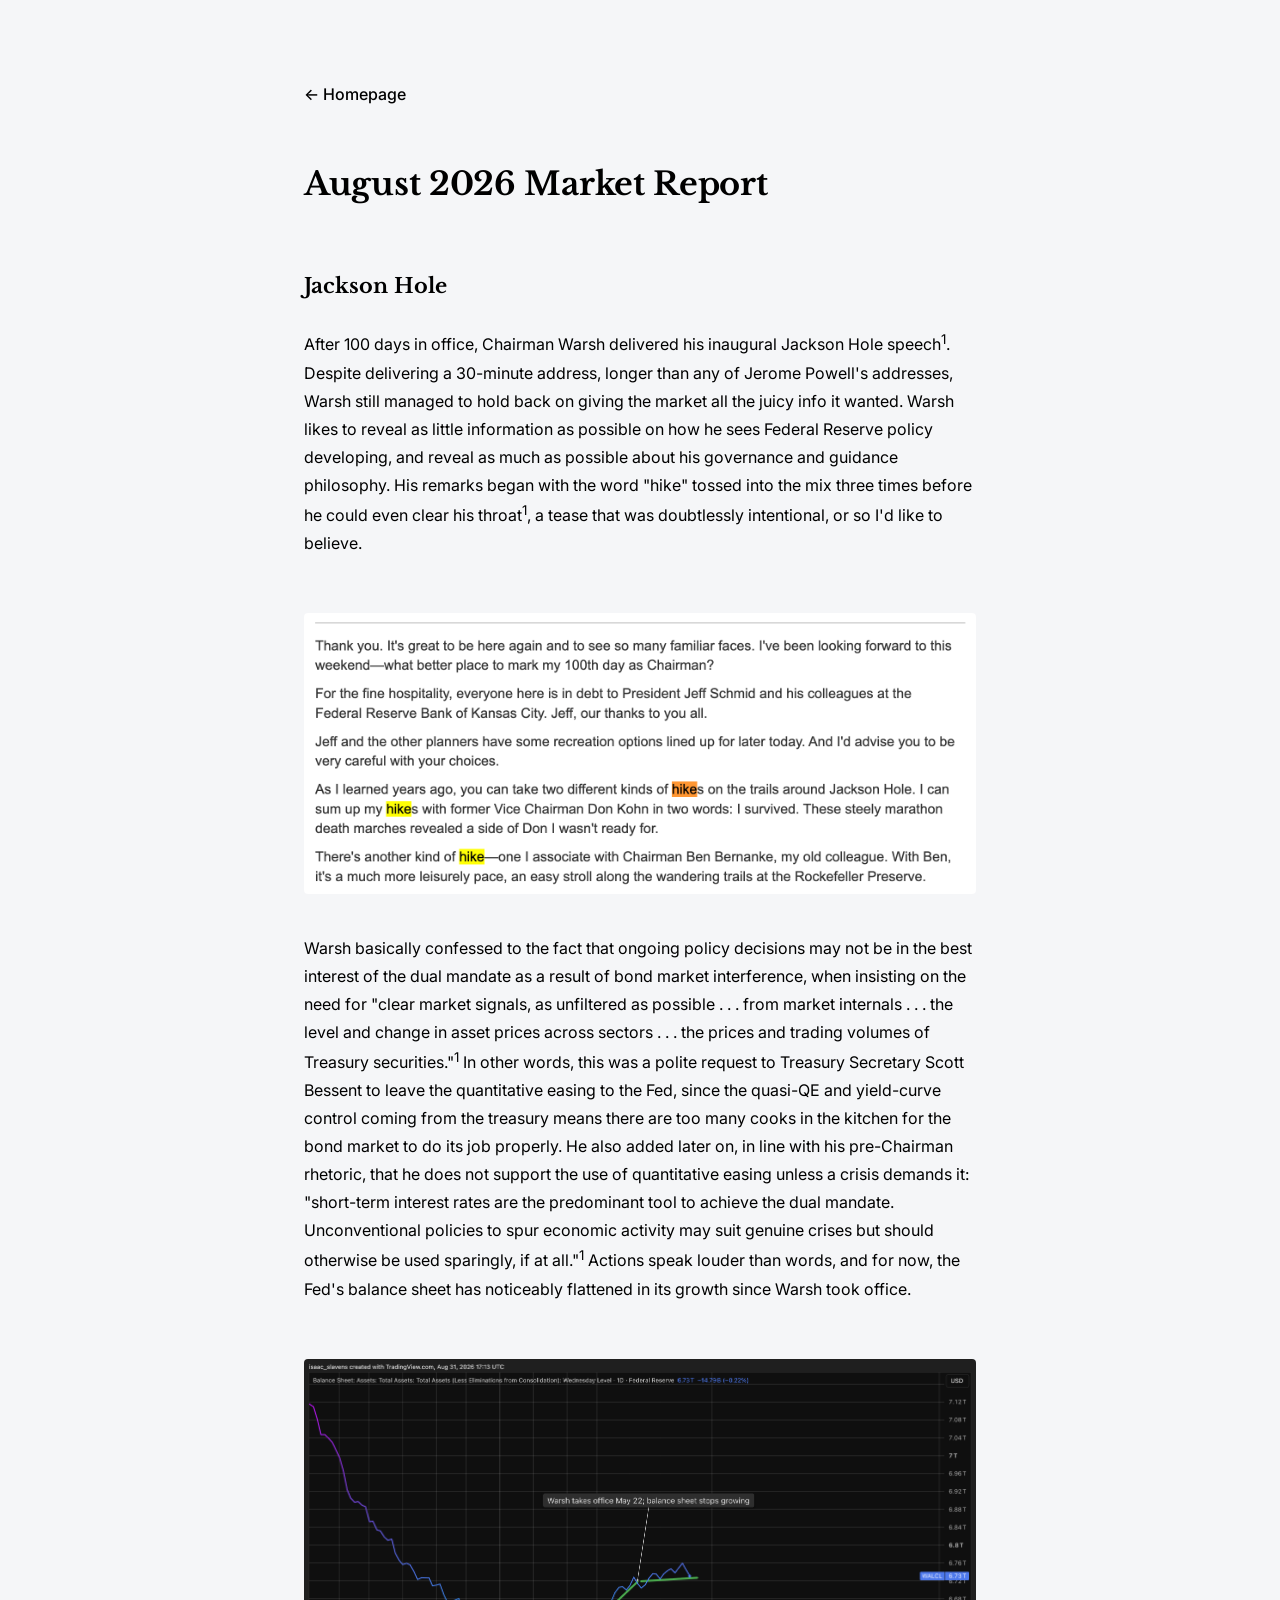
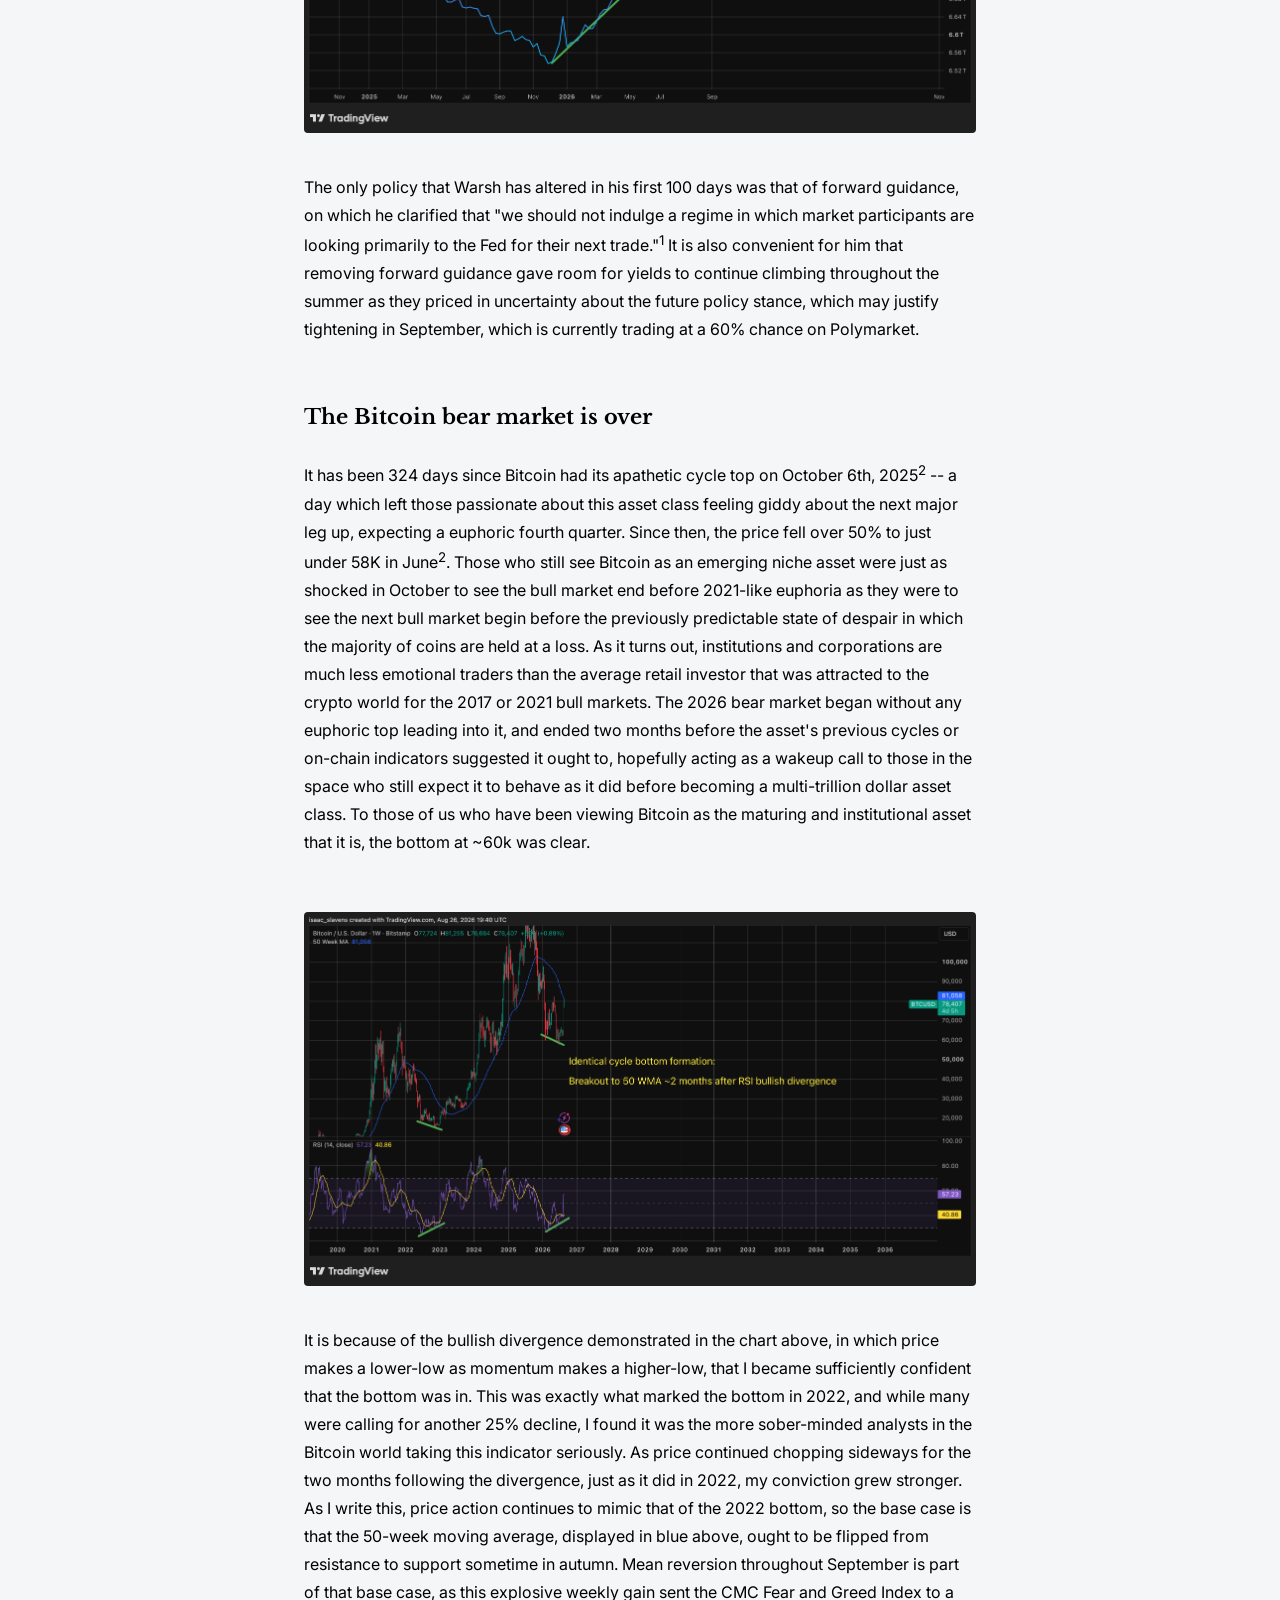
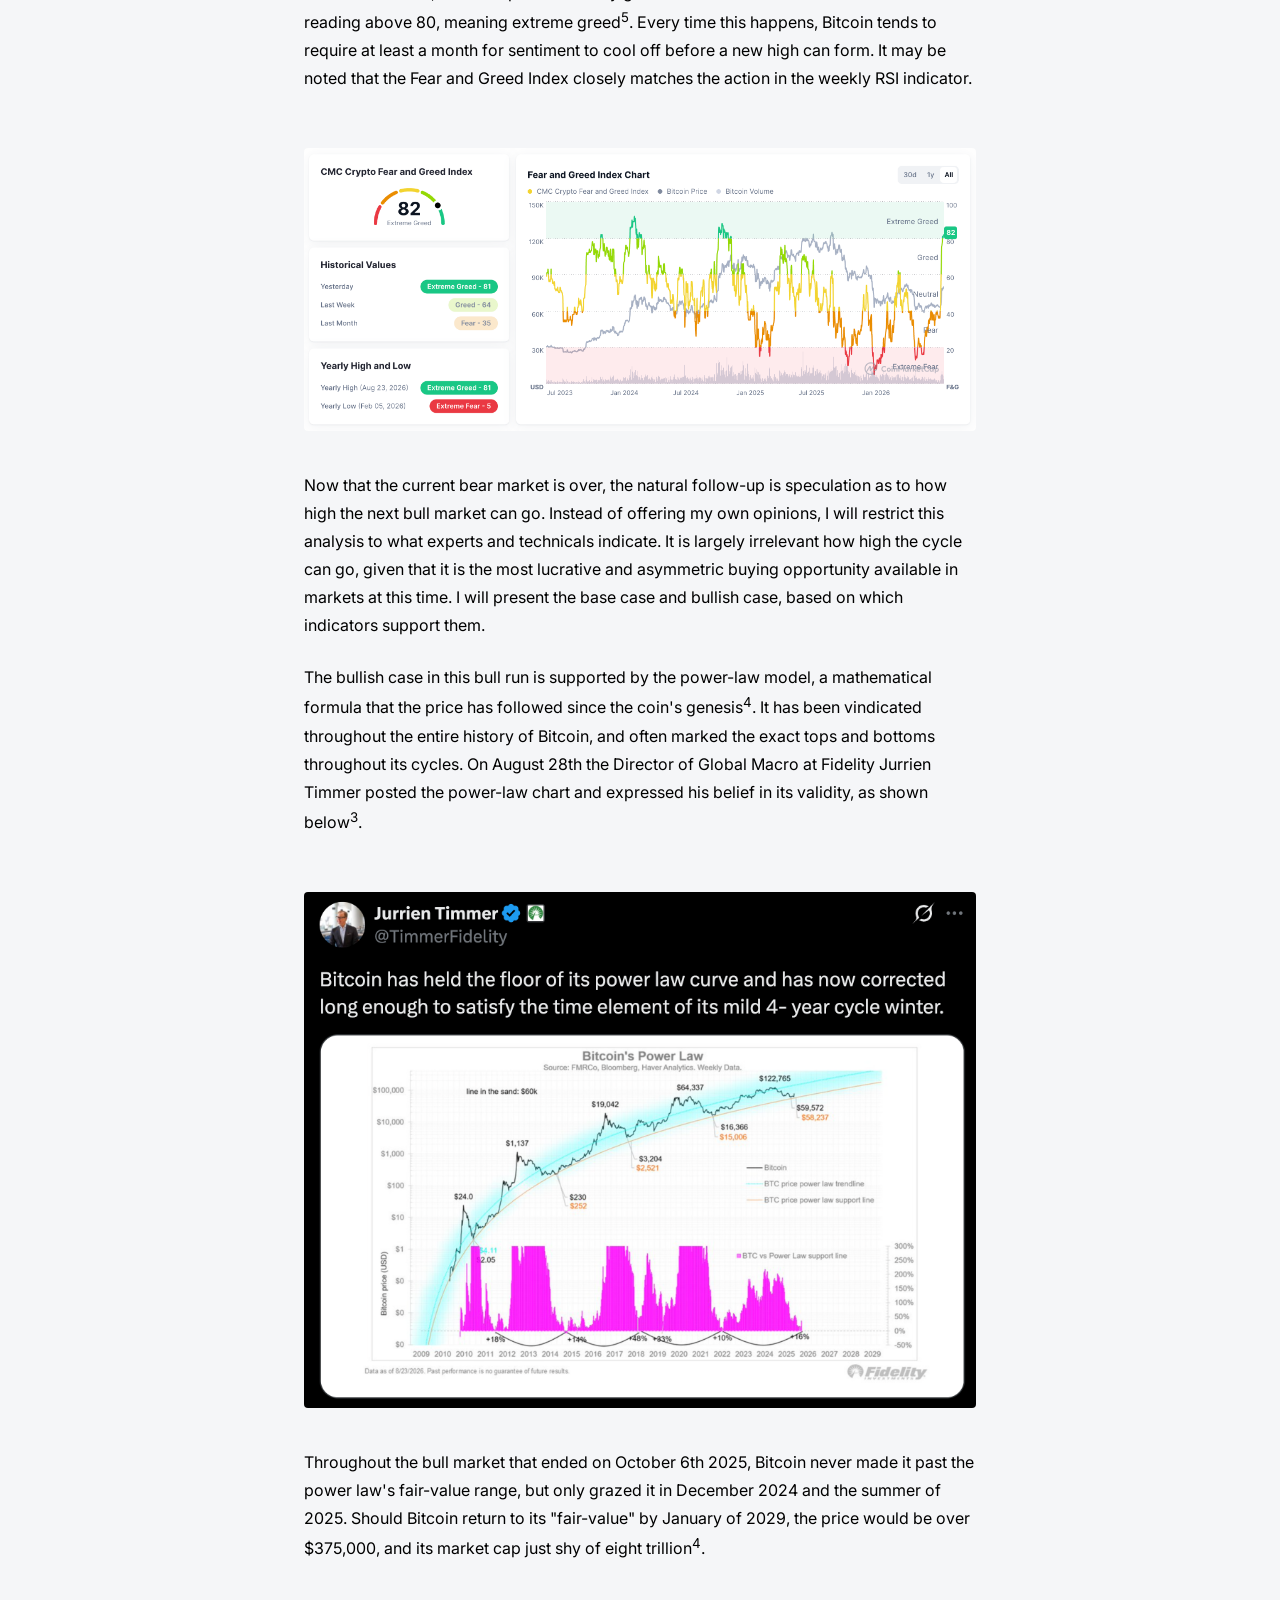
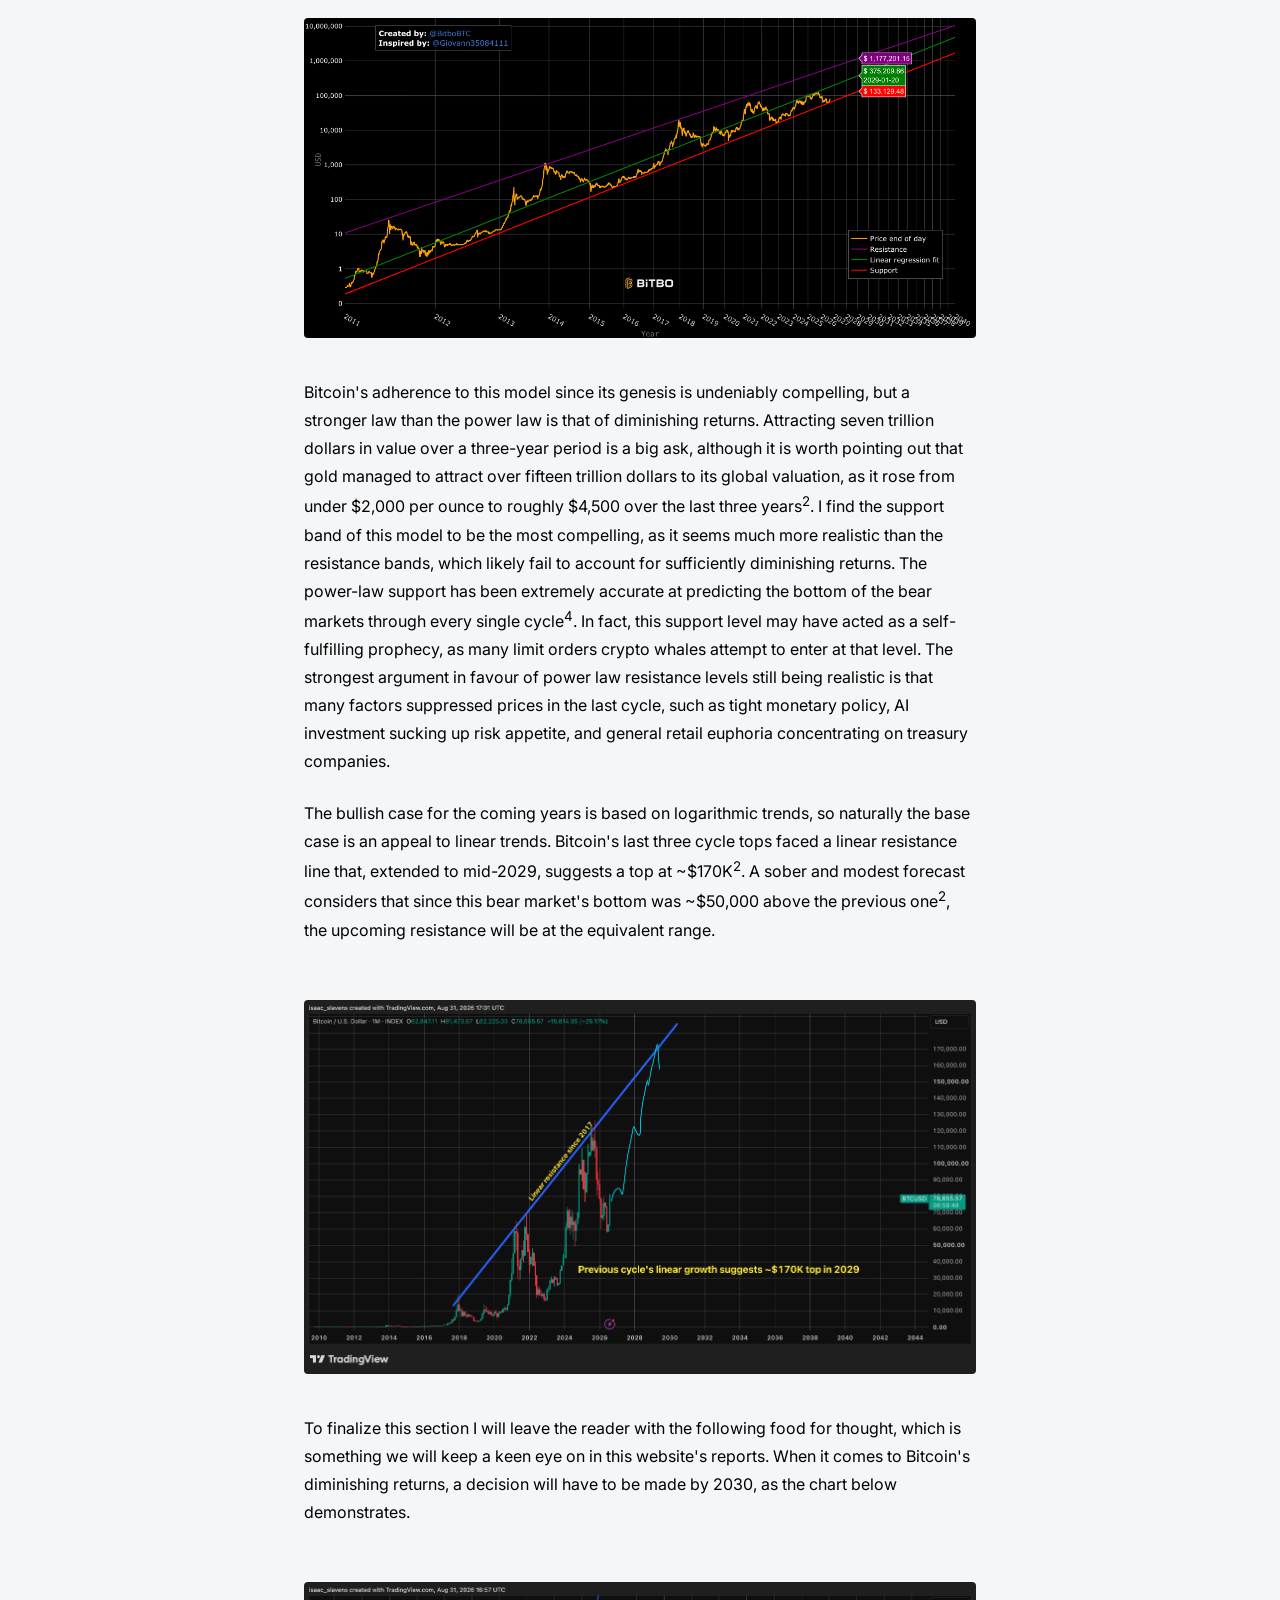
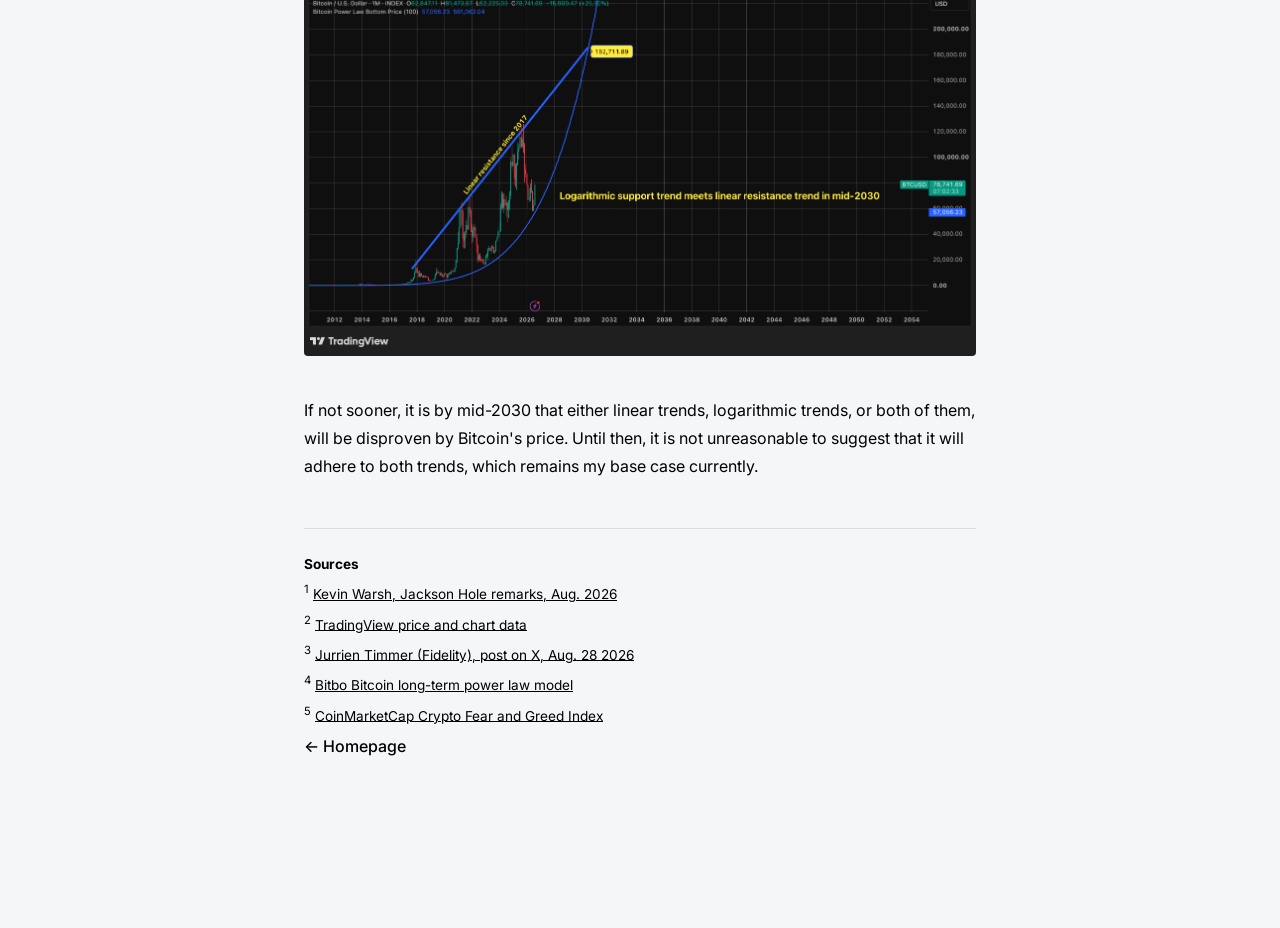
<file: August 2026 Market Report/index.html>
<!DOCTYPE html>
<html lang="en">
<head>
  <link rel="icon" href="data:image/svg+xml,<svg xmlns='http://www.w3.org/2000/svg' viewBox='0 0 100 100'><text y='.9em' font-size='90'>🌞</text></svg>">
  <meta charset="UTF-8">
  <meta name="viewport" content="width=device-width, initial-scale=1.0">
  <title>August 2026 Market Report - Isaac Slavens</title>
  <link rel="preconnect" href="https://fonts.googleapis.com">
  <link href="https://fonts.googleapis.com/css2?family=Libre+Baskerville:ital,wght@0,400;0,700;1,400&family=Inter:wght@400;500&display=swap" rel="stylesheet">
  <style>
    * {
      margin: 0;
      padding: 0;
      box-sizing: border-box;
    }

    body {
      font-family: 'Inter', sans-serif;
      background: #f5f6f8;
      color: #000000;
      line-height: 1.75;
      font-size: 16px;
    }

    .container {
      max-width: 720px;
      margin: 0 auto;
      padding: 80px 24px 120px;
    }

.back {
  font-size: 1rem;
  text-decoration: none;
  color: #000000;
  display: inline-block;
  margin-bottom: 48px;
  font-weight: 500;
    }

    .back:hover {
      color: #3d5a80;
    }

    h1 {
      font-family: 'Libre Baskerville', serif;
      font-size: 2rem;
      font-weight: 700;
      letter-spacing: -0.3px;
      margin-bottom: 12px;
    }

    .date {
      font-size: 0.85rem;
      margin-bottom: 48px;
    }

    h2 {
      font-family: 'Libre Baskerville', serif;
      font-size: 1.3rem;
      font-weight: 700;
      margin-top: 56px;
      margin-bottom: 24px;
    }

    .content p {
      margin-bottom: 24px;
      font-size: 1rem;
    }

    .content img {
      width: 100%;
      height: auto;
      border-radius: 4px;
      margin: 32px 0;
    }

    .sources {
      margin-top: 48px;
      padding-top: 24px;
      border-top: 1px solid #dcdce0;
      font-size: 0.85rem;
    }

    .sources p {
      margin-bottom: 4px;
    }

    .sources a {
      color: #000000;
      text-decoration: underline;
      word-break: break-all;
    }

    .sources a:hover {
      color: #3d5a80;
    }

    footer {
      margin-top: 80px;
      padding-top: 24px;
      border-top: 1px solid #dcdce0;
      font-size: 0.85rem;
    }

    @media (max-width: 640px) {
      h1 {
        font-size: 1.6rem;
      }

      h2 {
        font-size: 1.15rem;
      }
    }
  </style>
</head>
<body>
  <div class="container">

    <a href="../" class="back">&larr; Homepage</a>

    <h1>August 2026 Market Report</h1>

    <div class="content">

      <h2>Jackson Hole</h2>

      <p>
        After 100 days in office, Chairman Warsh delivered his inaugural Jackson Hole speech<sup>1</sup>. Despite delivering a 30-minute address, longer than any of Jerome Powell's addresses, Warsh still managed to hold back on giving the market all the juicy info it wanted. Warsh likes to reveal as little information as possible on how he sees Federal Reserve policy developing, and reveal as much as possible about his governance and guidance philosophy. His remarks began with the word "hike" tossed into the mix three times before he could even clear his throat<sup>1</sup>, a tease that was doubtlessly intentional, or so I'd like to believe.
      </p>

      <img src="hike.png" alt="Excerpt from Warsh's Jackson Hole speech with the word hike highlighted">

      <p>
        Warsh basically confessed to the fact that ongoing policy decisions may not be in the best interest of the dual mandate as a result of bond market interference, when insisting on the need for "clear market signals, as unfiltered as possible . . . from market internals . . . the level and change in asset prices across sectors . . . the prices and trading volumes of Treasury securities."<sup>1</sup> In other words, this was a polite request to Treasury Secretary Scott Bessent to leave the quantitative easing to the Fed, since the quasi-QE and yield-curve control coming from the treasury means there are too many cooks in the kitchen for the bond market to do its job properly. He also added later on, in line with his pre-Chairman rhetoric, that he does not support the use of quantitative easing unless a crisis demands it: "short-term interest rates are the predominant tool to achieve the dual mandate. Unconventional policies to spur economic activity may suit genuine crises but should otherwise be used sparingly, if at all."<sup>1</sup> Actions speak louder than words, and for now, the Fed's balance sheet has noticeably flattened in its growth since Warsh took office.
      </p>

      <img src="balance_sheet.png" alt="Federal Reserve balance sheet showing flattening after Warsh takes office">

      <p>
        The only policy that Warsh has altered in his first 100 days was that of forward guidance, on which he clarified that "we should not indulge a regime in which market participants are looking primarily to the Fed for their next trade."<sup>1</sup> It is also convenient for him that removing forward guidance gave room for yields to continue climbing throughout the summer as they priced in uncertainty about the future policy stance, which may justify tightening in September, which is currently trading at a 60% chance on Polymarket.
      </p>

      <h2>The Bitcoin bear market is over</h2>

      <p>
        It has been 324 days since Bitcoin had its apathetic cycle top on October 6th, 2025<sup>2</sup> -- a day which left those passionate about this asset class feeling giddy about the next major leg up, expecting a euphoric fourth quarter. Since then, the price fell over 50% to just under 58K in June<sup>2</sup>. Those who still see Bitcoin as an emerging niche asset were just as shocked in October to see the bull market end before 2021-like euphoria as they were to see the next bull market begin before the previously predictable state of despair in which the majority of coins are held at a loss. As it turns out, institutions and corporations are much less emotional traders than the average retail investor that was attracted to the crypto world for the 2017 or 2021 bull markets. The 2026 bear market began without any euphoric top leading into it, and ended two months before the asset's previous cycles or on-chain indicators suggested it ought to, hopefully acting as a wakeup call to those in the space who still expect it to behave as it did before becoming a multi-trillion dollar asset class. To those of us who have been viewing Bitcoin as the maturing and institutional asset that it is, the bottom at ~60k was clear.
      </p>

      <img src="BTCBD.png" alt="Bitcoin weekly chart showing bullish RSI divergence at cycle bottom">

      <p>
        It is because of the bullish divergence demonstrated in the chart above, in which price makes a lower-low as momentum makes a higher-low, that I became sufficiently confident that the bottom was in. This was exactly what marked the bottom in 2022, and while many were calling for another 25% decline, I found it was the more sober-minded analysts in the Bitcoin world taking this indicator seriously. As price continued chopping sideways for the two months following the divergence, just as it did in 2022, my conviction grew stronger. As I write this, price action continues to mimic that of the 2022 bottom, so the base case is that the 50-week moving average, displayed in blue above, ought to be flipped from resistance to support sometime in autumn. Mean reversion throughout September is part of that base case, as this explosive weekly gain sent the CMC Fear and Greed Index to a reading above 80, meaning extreme greed<sup>5</sup>. Every time this happens, Bitcoin tends to require at least a month for sentiment to cool off before a new high can form. It may be noted that the Fear and Greed Index closely matches the action in the weekly RSI indicator.
      </p>

      <img src="FGI.png" alt="CMC Crypto Fear and Greed Index at 82, showing extreme greed">

      <p>
        Now that the current bear market is over, the natural follow-up is speculation as to how high the next bull market can go. Instead of offering my own opinions, I will restrict this analysis to what experts and technicals indicate. It is largely irrelevant how high the cycle can go, given that it is the most lucrative and asymmetric buying opportunity available in markets at this time. I will present the base case and bullish case, based on which indicators support them.
      </p>

      <p>
        The bullish case in this bull run is supported by the power-law model, a mathematical formula that the price has followed since the coin's genesis<sup>4</sup>. It has been vindicated throughout the entire history of Bitcoin, and often marked the exact tops and bottoms throughout its cycles. On August 28th the Director of Global Macro at Fidelity Jurrien Timmer posted the power-law chart and expressed his belief in its validity, as shown below<sup>3</sup>.
      </p>

      <img src="twitter.png" alt="Jurrien Timmer tweet about Bitcoin power law curve">

      <p>
        Throughout the bull market that ended on October 6th 2025, Bitcoin never made it past the power law's fair-value range, but only grazed it in December 2024 and the summer of 2025. Should Bitcoin return to its "fair-value" by January of 2029, the price would be over $375,000, and its market cap just shy of eight trillion<sup>4</sup>.
      </p>

      <img src="powerlaw.png" alt="Bitcoin power law model showing support and resistance bands">

      <p>
        Bitcoin's adherence to this model since its genesis is undeniably compelling, but a stronger law than the power law is that of diminishing returns. Attracting seven trillion dollars in value over a three-year period is a big ask, although it is worth pointing out that gold managed to attract over fifteen trillion dollars to its global valuation, as it rose from under $2,000 per ounce to roughly $4,500 over the last three years<sup>2</sup>. I find the support band of this model to be the most compelling, as it seems much more realistic than the resistance bands, which likely fail to account for sufficiently diminishing returns. The power-law support has been extremely accurate at predicting the bottom of the bear markets through every single cycle<sup>4</sup>. In fact, this support level may have acted as a self-fulfilling prophecy, as many limit orders crypto whales attempt to enter at that level. The strongest argument in favour of power law resistance levels still being realistic is that many factors suppressed prices in the last cycle, such as tight monetary policy, AI investment sucking up risk appetite, and general retail euphoria concentrating on treasury companies.
      </p>

      <p>
        The bullish case for the coming years is based on logarithmic trends, so naturally the base case is an appeal to linear trends. Bitcoin's last three cycle tops faced a linear resistance line that, extended to mid-2029, suggests a top at ~$170K<sup>2</sup>. A sober and modest forecast considers that since this bear market's bottom was ~$50,000 above the previous one<sup>2</sup>, the upcoming resistance will be at the equivalent range.
      </p>

      <img src="linear.png" alt="Bitcoin monthly chart with linear resistance trendline suggesting 170K top">

      <p>
        To finalize this section I will leave the reader with the following food for thought, which is something we will keep a keen eye on in this website's reports. When it comes to Bitcoin's diminishing returns, a decision will have to be made by 2030, as the chart below demonstrates.
      </p>

      <img src="combined.png" alt="Bitcoin chart showing logarithmic support meeting linear resistance in mid-2030">

      <p>
        If not sooner, it is by mid-2030 that either linear trends, logarithmic trends, or both of them, will be disproven by Bitcoin's price. Until then, it is not unreasonable to suggest that it will adhere to both trends, which remains my base case currently.
      </p>

    </div>

    <div class="sources">
      <p><strong>Sources</strong></p>
      <p><sup>1</sup> <a href="https://www.federalreserve.gov/newsevents/speech/warsh20260828a.htm">Kevin Warsh, Jackson Hole remarks, Aug. 2026</a></p>
      <p><sup>2</sup> <a href="https://www.tradingview.com">TradingView price and chart data</a></p>
      <p><sup>3</sup> <a href="https://x.com/TimmerFidelity">Jurrien Timmer (Fidelity), post on X, Aug. 28 2026</a></p>
      <p><sup>4</sup> <a href="https://charts.bitbo.io/long-term-power-law/">Bitbo Bitcoin long-term power law model</a></p>
      <p><sup>5</sup> <a href="https://coinmarketcap.com/charts/fear-and-greed-index/">CoinMarketCap Crypto Fear and Greed Index</a></p>
    </div>
          </p>
        <a href="../" class="back">&larr; Homepage</a>


  </div>
</body>
</html>
</file>
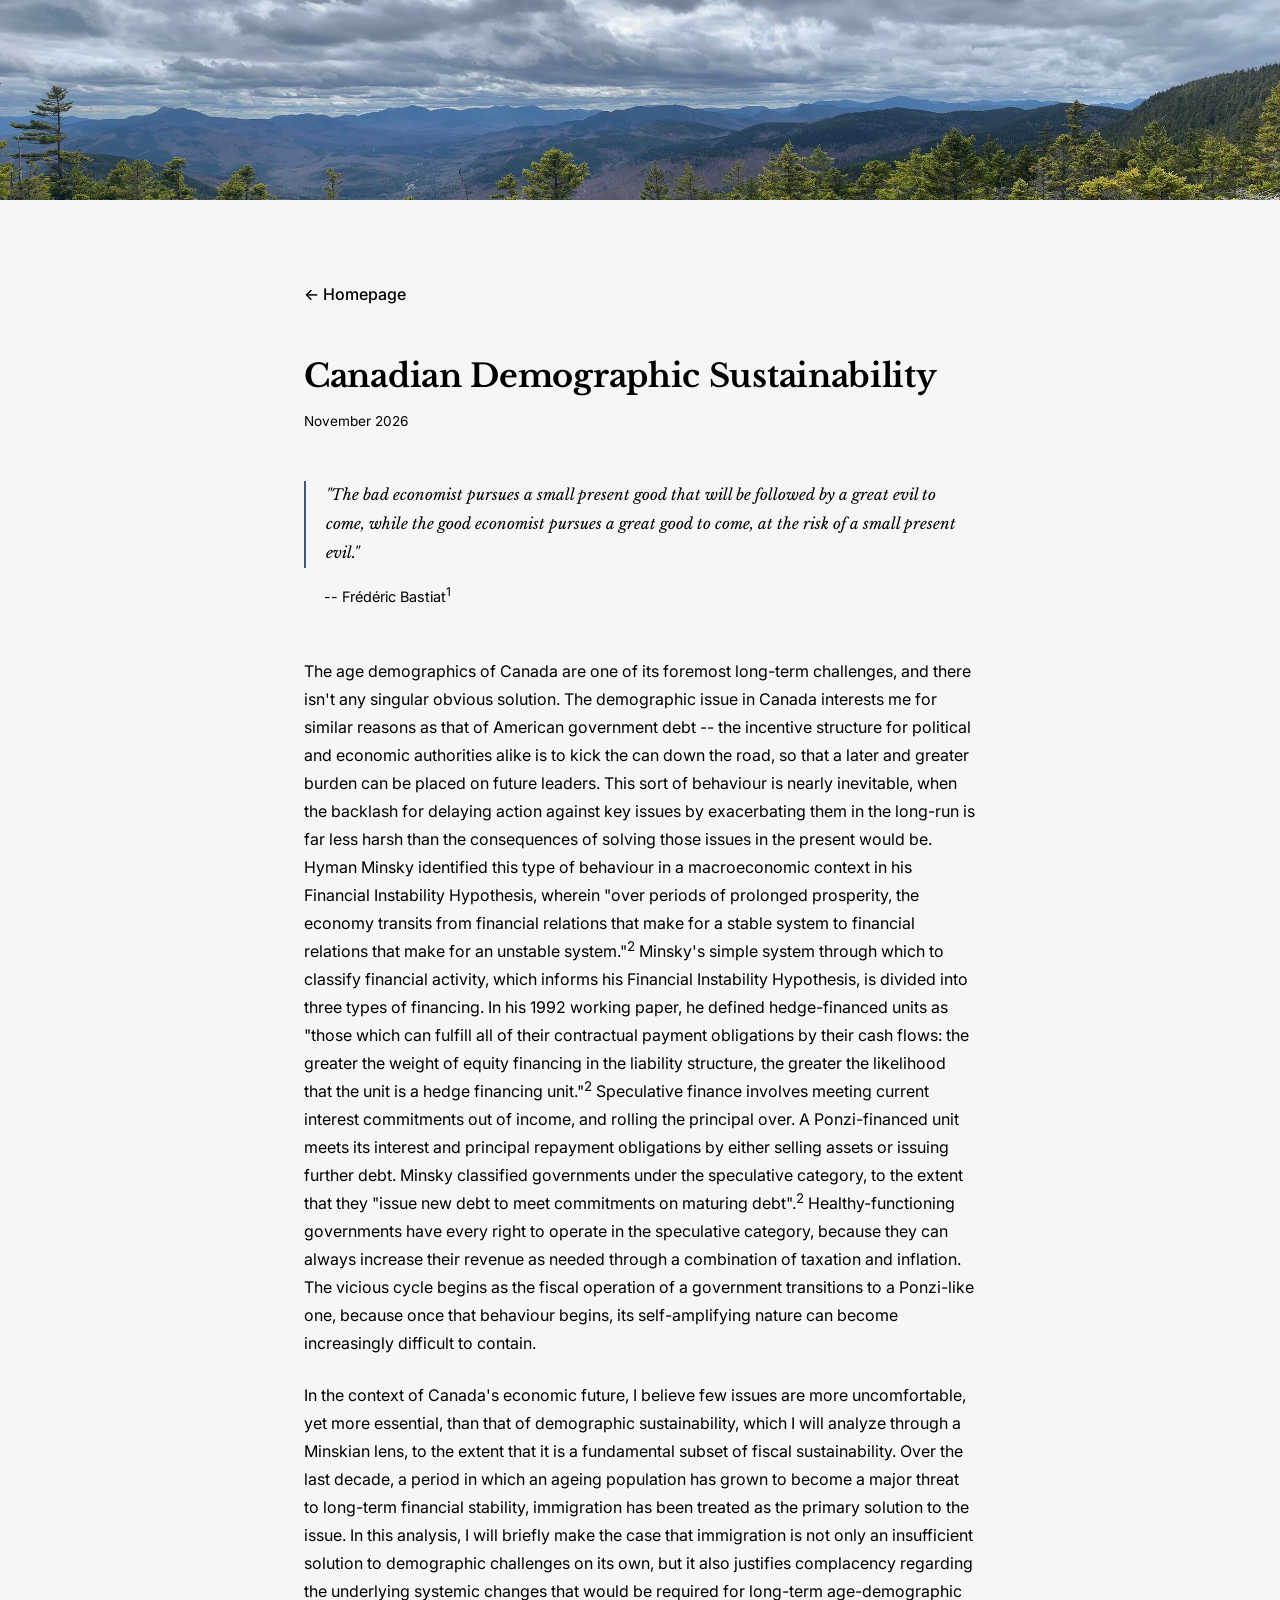
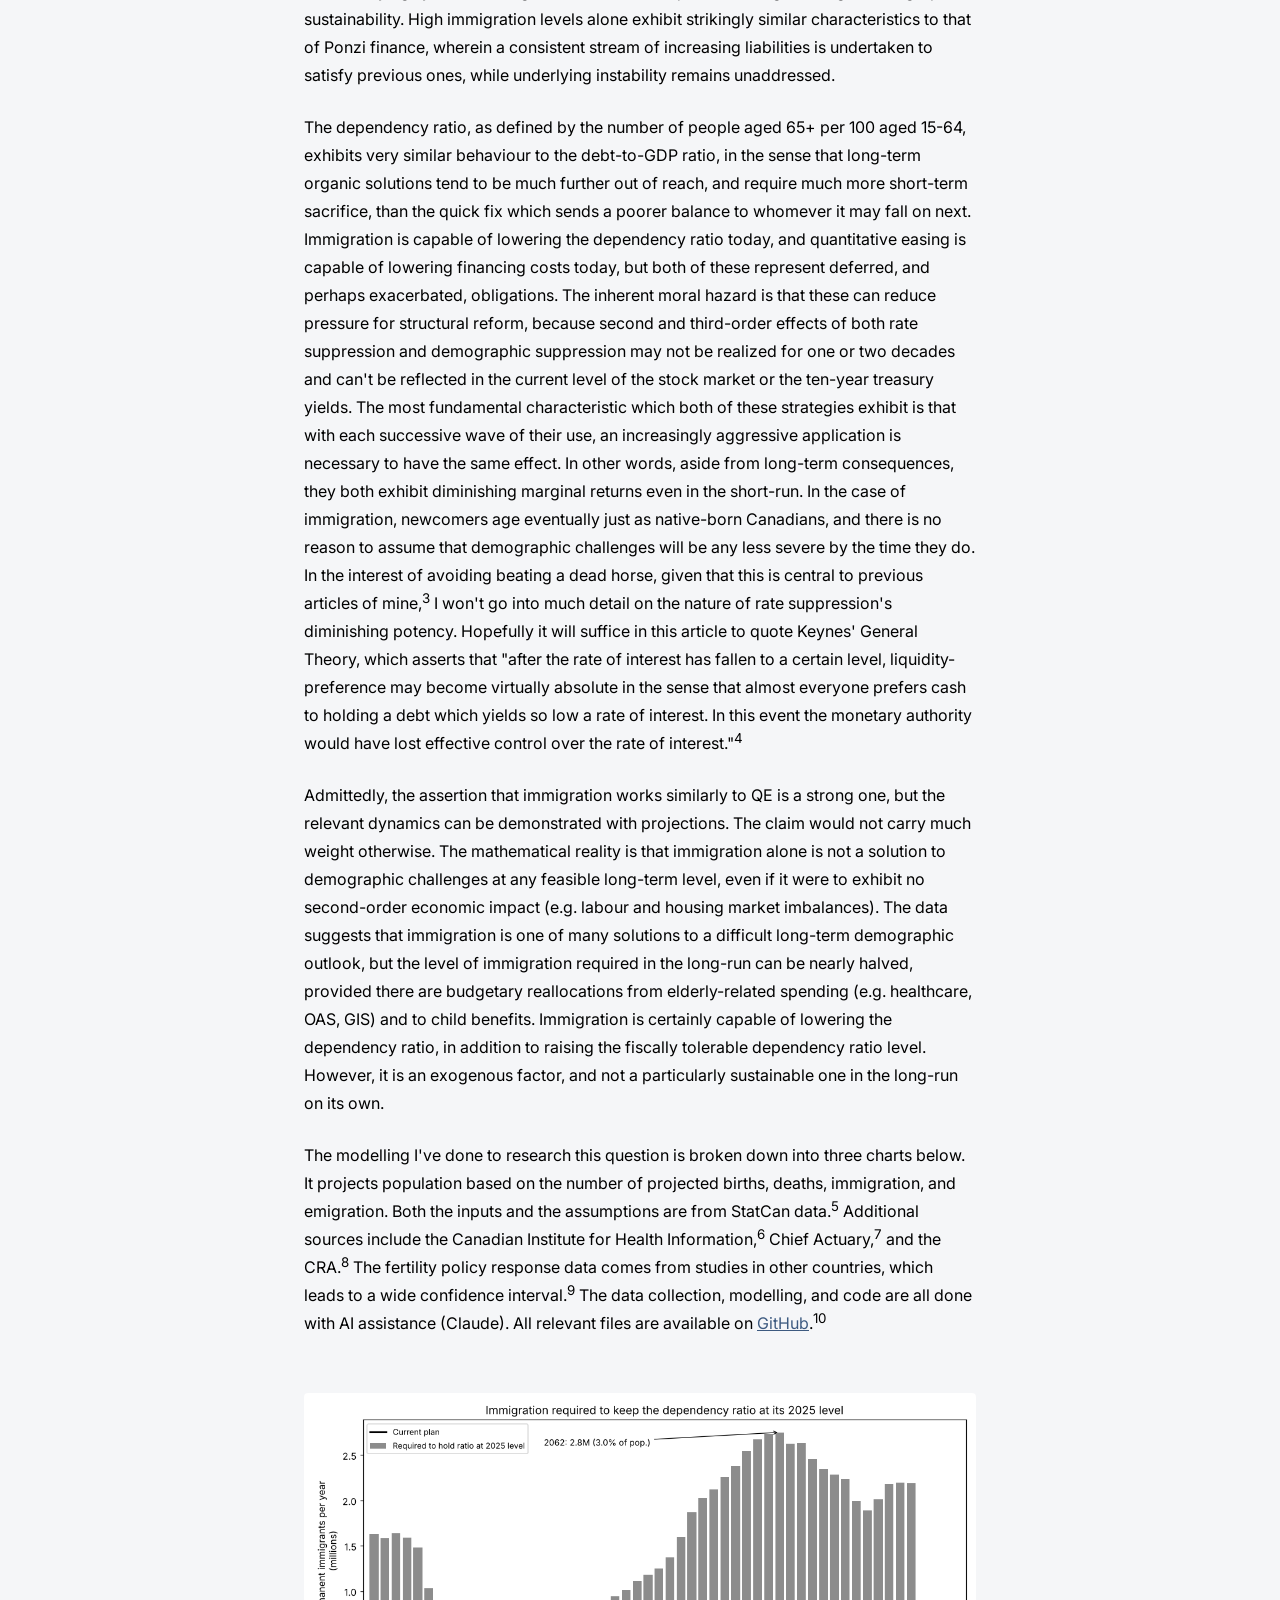
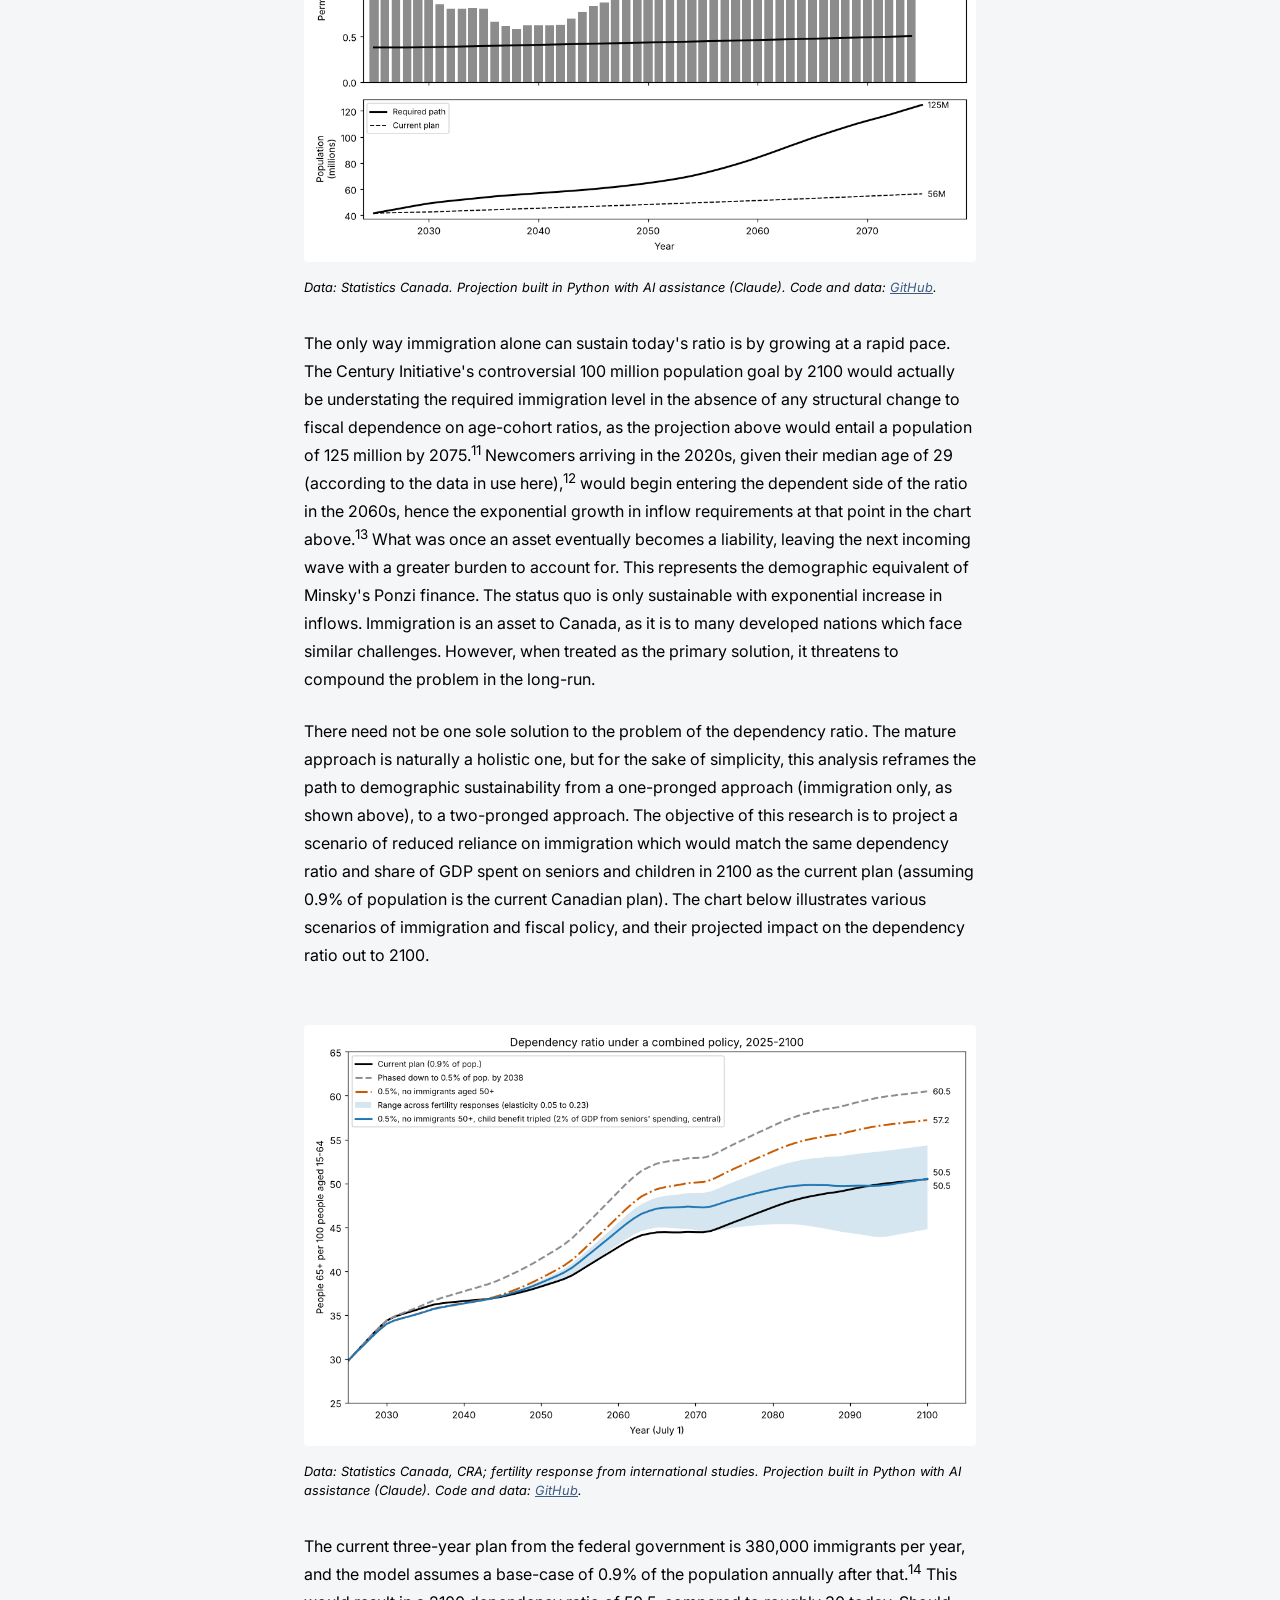
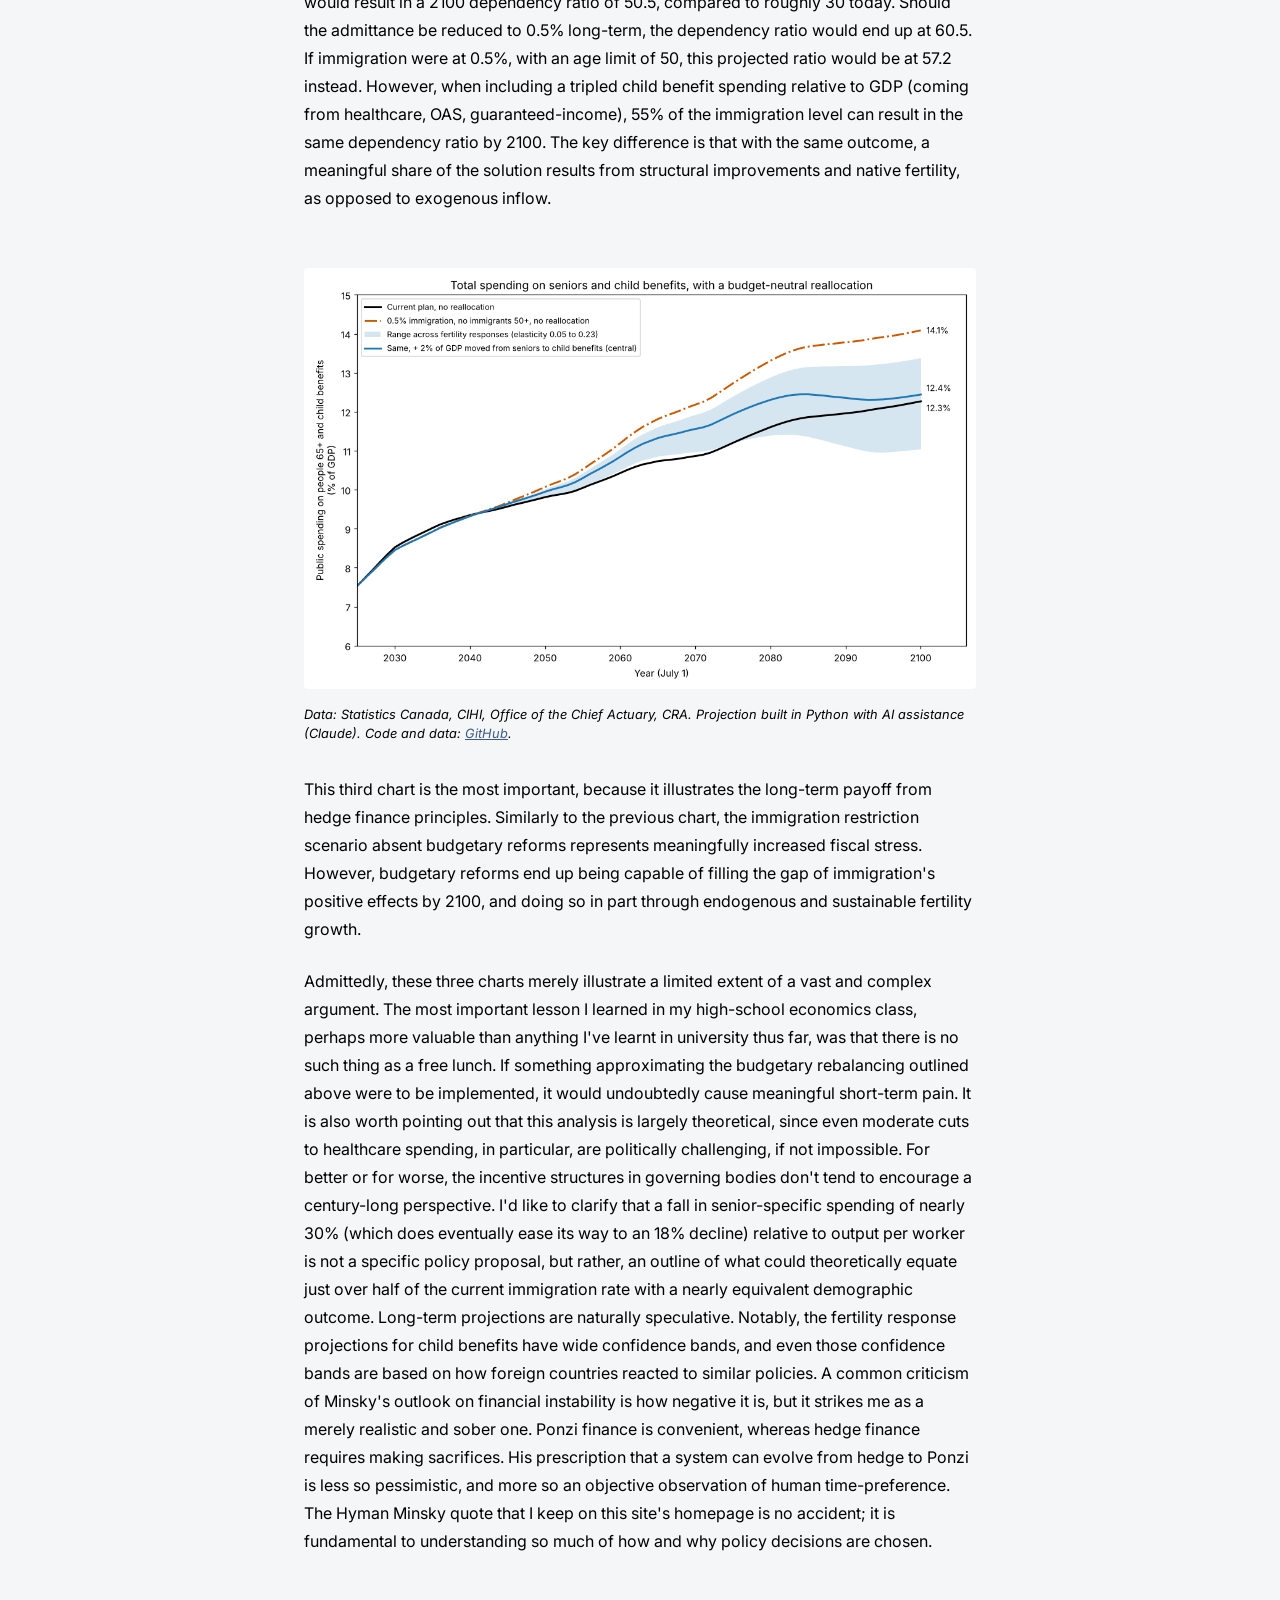
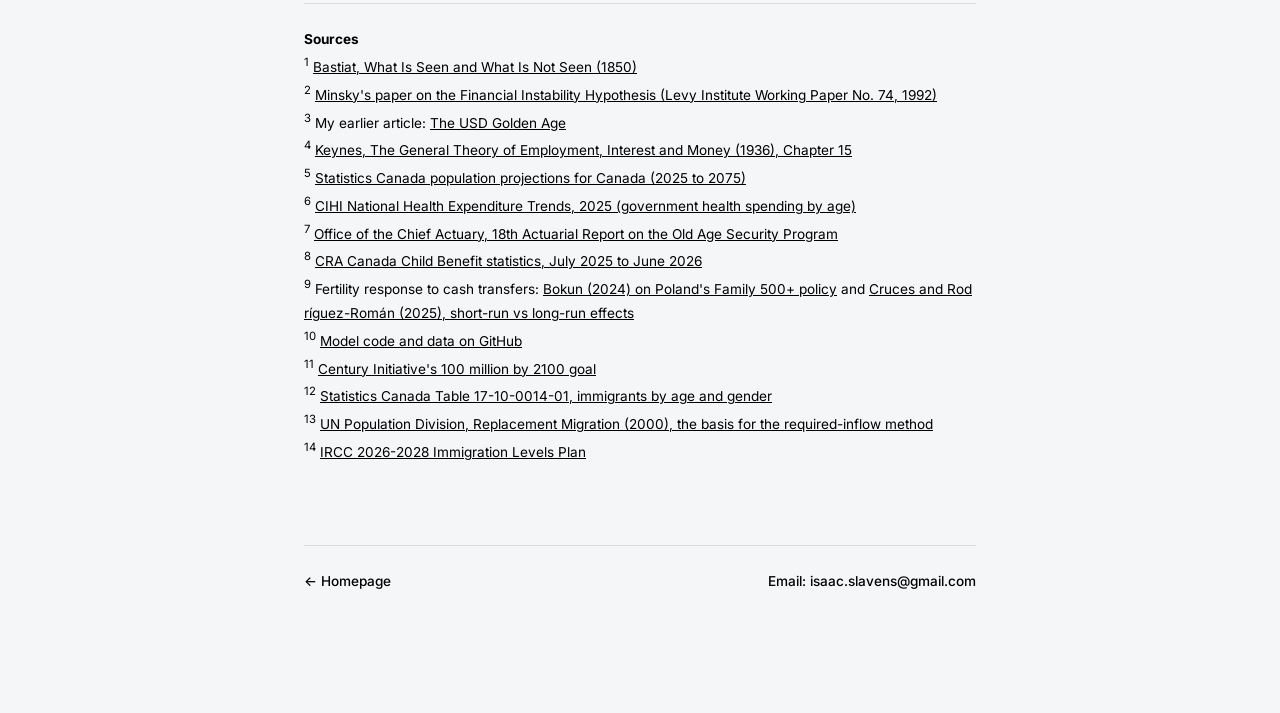
<file: canada-demographic/index.html>
<!DOCTYPE html>
<html lang="en">
<head>
  <link rel="icon" href="data:image/svg+xml,<svg xmlns='http://www.w3.org/2000/svg' viewBox='0 0 100 100'><text y='.9em' font-size='90'>🟠</text></svg>">
  <meta charset="UTF-8">
  <meta name="viewport" content="width=device-width, initial-scale=1.0">
  <title>Canadian Demographic Sustainability - Isaac Slavens</title>
  <meta name="description" content="The age demographics of Canada are one of its foremost long-term challenges, and there isn&#x27;t any singular obvious solution.">
  <meta property="og:type" content="article">
  <meta property="og:site_name" content="Isaac Slavens">
  <meta property="og:title" content="Canadian Demographic Sustainability">
  <meta property="og:description" content="The age demographics of Canada are one of its foremost long-term challenges, and there isn&#x27;t any singular obvious solution.">
  <meta property="og:url" content="https://isaacslavens.com/canada-demographic/">
  <meta property="og:image" content="https://isaacslavens.com/canada-demographic/3_total_spending.png">
  <meta name="twitter:card" content="summary_large_image">
  <link rel="preconnect" href="https://fonts.googleapis.com">
  <link rel="preconnect" href="https://fonts.gstatic.com" crossorigin>
  <link href="https://fonts.googleapis.com/css2?family=Libre+Baskerville:ital,wght@0,400;0,700;1,400&family=Inter:wght@400;500&display=swap" rel="stylesheet">
  <link rel="stylesheet" href="../article.css">
</head>
<body>
  <img src="../header.jpg" class="header-strip" width="2400" height="1184" alt="">
  <div class="container">

    <header class="site-nav">
      <a href="../">&larr; Homepage</a>
    </header>

    <h1>Canadian Demographic Sustainability</h1>
    <p class="date">November 2026</p>

    <div class="epigraph">
      <blockquote>
        "The bad economist pursues a small present good that will be followed by a great evil to come, while the good economist pursues a great good to come, at the risk of a small present evil."
      </blockquote>
      <p class="attribution">-- Fr&eacute;d&eacute;ric Bastiat<sup><a href="#source-1" id="ref-1">1</a></sup></p>
    </div>

    <div class="content">

      <p>
        The age demographics of Canada are one of its foremost long-term challenges, and there isn't any singular obvious solution. The demographic issue in Canada interests me for similar reasons as that of American government debt -- the incentive structure for political and economic authorities alike is to kick the can down the road, so that a later and greater burden can be placed on future leaders. This sort of behaviour is nearly inevitable, when the backlash for delaying action against key issues by exacerbating them in the long-run is far less harsh than the consequences of solving those issues in the present would be. Hyman Minsky identified this type of behaviour in a macroeconomic context in his Financial Instability Hypothesis, wherein "over periods of prolonged prosperity, the economy transits from financial relations that make for a stable system to financial relations that make for an unstable system."<sup><a href="#source-2" id="ref-2">2</a></sup> Minsky's simple system through which to classify financial activity, which informs his Financial Instability Hypothesis, is divided into three types of financing. In his 1992 working paper, he defined hedge-financed units as "those which can fulfill all of their contractual payment obligations by their cash flows: the greater the weight of equity financing in the liability structure, the greater the likelihood that the unit is a hedge financing unit."<sup><a href="#source-2">2</a></sup> Speculative finance involves meeting current interest commitments out of income, and rolling the principal over. A Ponzi-financed unit meets its interest and principal repayment obligations by either selling assets or issuing further debt. Minsky classified governments under the speculative category, to the extent that they "issue new debt to meet commitments on maturing debt".<sup><a href="#source-2">2</a></sup> Healthy-functioning governments have every right to operate in the speculative category, because they can always increase their revenue as needed through a combination of taxation and inflation. The vicious cycle begins as the fiscal operation of a government transitions to a Ponzi-like one, because once that behaviour begins, its self-amplifying nature can become increasingly difficult to contain.
      </p>

      <p>
        In the context of Canada's economic future, I believe few issues are more uncomfortable, yet more essential, than that of demographic sustainability, which I will analyze through a Minskian lens, to the extent that it is a fundamental subset of fiscal sustainability. Over the last decade, a period in which an ageing population has grown to become a major threat to long-term financial stability, immigration has been treated as the primary solution to the issue. In this analysis, I will briefly make the case that immigration is not only an insufficient solution to demographic challenges on its own, but it also justifies complacency regarding the underlying systemic changes that would be required for long-term age-demographic sustainability. High immigration levels alone exhibit strikingly similar characteristics to that of Ponzi finance, wherein a consistent stream of increasing liabilities is undertaken to satisfy previous ones, while underlying instability remains unaddressed.
      </p>

      <p>
        The dependency ratio, as defined by the number of people aged 65+ per 100 aged 15-64, exhibits very similar behaviour to the debt-to-GDP ratio, in the sense that long-term organic solutions tend to be much further out of reach, and require much more short-term sacrifice, than the quick fix which sends a poorer balance to whomever it may fall on next. Immigration is capable of lowering the dependency ratio today, and quantitative easing is capable of lowering financing costs today, but both of these represent deferred, and perhaps exacerbated, obligations. The inherent moral hazard is that these can reduce pressure for structural reform, because second and third-order effects of both rate suppression and demographic suppression may not be realized for one or two decades and can't be reflected in the current level of the stock market or the ten-year treasury yields. The most fundamental characteristic which both of these strategies exhibit is that with each successive wave of their use, an increasingly aggressive application is necessary to have the same effect. In other words, aside from long-term consequences, they both exhibit diminishing marginal returns even in the short-run. In the case of immigration, newcomers age eventually just as native-born Canadians, and there is no reason to assume that demographic challenges will be any less severe by the time they do. In the interest of avoiding beating a dead horse, given that this is central to previous articles of mine,<sup><a href="#source-3" id="ref-3">3</a></sup> I won't go into much detail on the nature of rate suppression's diminishing potency. Hopefully it will suffice in this article to quote Keynes' General Theory, which asserts that "after the rate of interest has fallen to a certain level, liquidity-preference may become virtually absolute in the sense that almost everyone prefers cash to holding a debt which yields so low a rate of interest. In this event the monetary authority would have lost effective control over the rate of interest."<sup><a href="#source-4" id="ref-4">4</a></sup>
      </p>

      <p>
        Admittedly, the assertion that immigration works similarly to QE is a strong one, but the relevant dynamics can be demonstrated with projections. The claim would not carry much weight otherwise. The mathematical reality is that immigration alone is not a solution to demographic challenges at any feasible long-term level, even if it were to exhibit no second-order economic impact (e.g. labour and housing market imbalances). The data suggests that immigration is one of many solutions to a difficult long-term demographic outlook, but the level of immigration required in the long-run can be nearly halved, provided there are budgetary reallocations from elderly-related spending (e.g. healthcare, OAS, GIS) and to child benefits. Immigration is certainly capable of lowering the dependency ratio, in addition to raising the fiscally tolerable dependency ratio level. However, it is an exogenous factor, and not a particularly sustainable one in the long-run on its own.
      </p>

      <p>
        The modelling I've done to research this question is broken down into three charts below. It projects population based on the number of projected births, deaths, immigration, and emigration. Both the inputs and the assumptions are from StatCan data.<sup><a href="#source-5" id="ref-5">5</a></sup> Additional sources include the Canadian Institute for Health Information,<sup><a href="#source-6" id="ref-6">6</a></sup> Chief Actuary,<sup><a href="#source-7" id="ref-7">7</a></sup> and the CRA.<sup><a href="#source-8" id="ref-8">8</a></sup> The fertility policy response data comes from studies in other countries, which leads to a wide confidence interval.<sup><a href="#source-9" id="ref-9">9</a></sup> The data collection, modelling, and code are all done with AI assistance (Claude). All relevant files are available on <a target="_blank" href="https://github.com/isaacslavens-beep/canada-dependency-ratio">GitHub</a>.<sup><a href="#source-10" id="ref-10">10</a></sup>
      </p>

      <img loading="lazy" decoding="async" src="1_required_inflow.png" alt="Annual immigration inflow required to hold today's dependency ratio through 2100">
      <p class="caption">
        Data: Statistics Canada. Projection built in Python with AI assistance (Claude). Code and data: <a target="_blank" href="https://github.com/isaacslavens-beep/canada-dependency-ratio">GitHub</a>.
      </p>

      <p>
        The only way immigration alone can sustain today's ratio is by growing at a rapid pace. The Century Initiative's controversial 100 million population goal by 2100 would actually be understating the required immigration level in the absence of any structural change to fiscal dependence on age-cohort ratios, as the projection above would entail a population of 125 million by 2075.<sup><a href="#source-11" id="ref-11">11</a></sup> Newcomers arriving in the 2020s, given their median age of 29 (according to the data in use here),<sup><a href="#source-12" id="ref-12">12</a></sup> would begin entering the dependent side of the ratio in the 2060s, hence the exponential growth in inflow requirements at that point in the chart above.<sup><a href="#source-13" id="ref-13">13</a></sup> What was once an asset eventually becomes a liability, leaving the next incoming wave with a greater burden to account for. This represents the demographic equivalent of Minsky's Ponzi finance. The status quo is only sustainable with exponential increase in inflows. Immigration is an asset to Canada, as it is to many developed nations which face similar challenges. However, when treated as the primary solution, it threatens to compound the problem in the long-run.
      </p>

      <p>
        There need not be one sole solution to the problem of the dependency ratio. The mature approach is naturally a holistic one, but for the sake of simplicity, this analysis reframes the path to demographic sustainability from a one-pronged approach (immigration only, as shown above), to a two-pronged approach. The objective of this research is to project a scenario of reduced reliance on immigration which would match the same dependency ratio and share of GDP spent on seniors and children in 2100 as the current plan (assuming 0.9% of population is the current Canadian plan). The chart below illustrates various scenarios of immigration and fiscal policy, and their projected impact on the dependency ratio out to 2100.
      </p>

      <img loading="lazy" decoding="async" src="2_combined_policy.png" alt="Projected dependency ratio to 2100 under combined immigration and fiscal policy scenarios">
      <p class="caption">
        Data: Statistics Canada, CRA; fertility response from international studies. Projection built in Python with AI assistance (Claude). Code and data: <a target="_blank" href="https://github.com/isaacslavens-beep/canada-dependency-ratio">GitHub</a>.
      </p>

      <p>
        The current three-year plan from the federal government is 380,000 immigrants per year, and the model assumes a base-case of 0.9% of the population annually after that.<sup><a href="#source-14" id="ref-14">14</a></sup> This would result in a 2100 dependency ratio of 50.5, compared to roughly 30 today. Should the admittance be reduced to 0.5% long-term, the dependency ratio would end up at 60.5. If immigration were at 0.5%, with an age limit of 50, this projected ratio would be at 57.2 instead. However, when including a tripled child benefit spending relative to GDP (coming from healthcare, OAS, guaranteed-income), 55% of the immigration level can result in the same dependency ratio by 2100. The key difference is that with the same outcome, a meaningful share of the solution results from structural improvements and native fertility, as opposed to exogenous inflow.
      </p>

      <img loading="lazy" decoding="async" src="3_total_spending.png" alt="Projected senior and child spending as a share of GDP under each scenario">
      <p class="caption">
        Data: Statistics Canada, CIHI, Office of the Chief Actuary, CRA. Projection built in Python with AI assistance (Claude). Code and data: <a target="_blank" href="https://github.com/isaacslavens-beep/canada-dependency-ratio">GitHub</a>.
      </p>

      <p>
        This third chart is the most important, because it illustrates the long-term payoff from hedge finance principles. Similarly to the previous chart, the immigration restriction scenario absent budgetary reforms represents meaningfully increased fiscal stress. However, budgetary reforms end up being capable of filling the gap of immigration's positive effects by 2100, and doing so in part through endogenous and sustainable fertility growth.
      </p>

      <p>
        Admittedly, these three charts merely illustrate a limited extent of a vast and complex argument. The most important lesson I learned in my high-school economics class, perhaps more valuable than anything I've learnt in university thus far, was that there is no such thing as a free lunch. If something approximating the budgetary rebalancing outlined above were to be implemented, it would undoubtedly cause meaningful short-term pain. It is also worth pointing out that this analysis is largely theoretical, since even moderate cuts to healthcare spending, in particular, are politically challenging, if not impossible. For better or for worse, the incentive structures in governing bodies don't tend to encourage a century-long perspective. I'd like to clarify that a fall in senior-specific spending of nearly 30% (which does eventually ease its way to an 18% decline) relative to output per worker is not a specific policy proposal, but rather, an outline of what could theoretically equate just over half of the current immigration rate with a nearly equivalent demographic outcome. Long-term projections are naturally speculative. Notably, the fertility response projections for child benefits have wide confidence bands, and even those confidence bands are based on how foreign countries reacted to similar policies. A common criticism of Minsky's outlook on financial instability is how negative it is, but it strikes me as a merely realistic and sober one. Ponzi finance is convenient, whereas hedge finance requires making sacrifices. His prescription that a system can evolve from hedge to Ponzi is less so pessimistic, and more so an objective observation of human time-preference. The Hyman Minsky quote that I keep on this site's homepage is no accident; it is fundamental to understanding so much of how and why policy decisions are chosen.
      </p>

    </div>

    <div class="sources">
      <p><strong>Sources</strong></p>
      <p id="source-1"><sup><a href="#ref-1">1</a></sup> <a target="_blank" href="https://www.econlib.org/library/Bastiat/basEss.html?chapter_num=4">Bastiat, What Is Seen and What Is Not Seen (1850)</a></p>
      <p id="source-2"><sup><a href="#ref-2">2</a></sup> <a target="_blank" href="https://www.levyinstitute.org/pubs/wp74.pdf">Minsky's paper on the Financial Instability Hypothesis (Levy Institute Working Paper No. 74, 1992)</a></p>
      <p id="source-3"><sup><a href="#ref-3">3</a></sup> My earlier article: <a href="../USD-Golden-Age/">The USD Golden Age</a></p>
      <p id="source-4"><sup><a href="#ref-4">4</a></sup> <a target="_blank" href="https://gutenberg.net.au/ebooks03/0300071h/printall.html">Keynes, The General Theory of Employment, Interest and Money (1936), Chapter 15</a></p>
      <p id="source-5"><sup><a href="#ref-5">5</a></sup> <a target="_blank" href="https://www150.statcan.gc.ca/n1/pub/17-20-0003/172000032026001-eng.htm">Statistics Canada population projections for Canada (2025 to 2075)</a></p>
      <p id="source-6"><sup><a href="#ref-6">6</a></sup> <a target="_blank" href="https://www.cihi.ca/en/national-health-expenditure-trends">CIHI National Health Expenditure Trends, 2025 (government health spending by age)</a></p>
      <p id="source-7"><sup><a href="#ref-7">7</a></sup> <a target="_blank" href="https://osfi-bsif.gc.ca/en/oca/actuarial-reports/actuarial-report-18th-old-age-security-program-31-december-2021">Office of the Chief Actuary, 18th Actuarial Report on the Old Age Security Program</a></p>
      <p id="source-8"><sup><a href="#ref-8">8</a></sup> <a target="_blank" href="https://www.canada.ca/en/revenue-agency/services/child-family-benefits/benefits-statistics/ccbstats2025-2026.html">CRA Canada Child Benefit statistics, July 2025 to June 2026</a></p>
      <p id="source-9"><sup><a href="#ref-9">9</a></sup> Fertility response to cash transfers: <a target="_blank" href="https://www.demographic-research.org/volumes/vol51/28/51-28.pdf">Bokun (2024) on Poland's Family 500+ policy</a> and <a target="_blank" href="https://frarodri.github.io/Papers/Cash%20transfers%20and%20fertility%20from%20short%20to%20long%20run.pdf">Cruces and Rodr&iacute;guez-Rom&aacute;n (2025), short-run vs long-run effects</a></p>
      <p id="source-10"><sup><a href="#ref-10">10</a></sup> <a target="_blank" href="https://github.com/isaacslavens-beep/canada-dependency-ratio">Model code and data on GitHub</a></p>
      <p id="source-11"><sup><a href="#ref-11">11</a></sup> <a target="_blank" href="https://centuryinitiative.ca/news/press-release-canada-needs-a-population-of-100-million-by-2100">Century Initiative's 100 million by 2100 goal</a></p>
      <p id="source-12"><sup><a href="#ref-12">12</a></sup> <a target="_blank" href="https://www150.statcan.gc.ca/t1/tbl1/en/tv.action?pid=1710001401">Statistics Canada Table 17-10-0014-01, immigrants by age and gender</a></p>
      <p id="source-13"><sup><a href="#ref-13">13</a></sup> <a target="_blank" href="https://digitallibrary.un.org/record/412547">UN Population Division, Replacement Migration (2000), the basis for the required-inflow method</a></p>
      <p id="source-14"><sup><a href="#ref-14">14</a></sup> <a target="_blank" href="https://www.canada.ca/en/immigration-refugees-citizenship/corporate/mandate/corporate-initiatives/levels.html">IRCC 2026-2028 Immigration Levels Plan</a></p>
    </div>

    <footer class="site-nav">
      <a href="../">&larr; Homepage</a>
      <span>Email: isaac.slavens@gmail.com</span>
    </footer>

  </div>
</body>
</html>
</file>
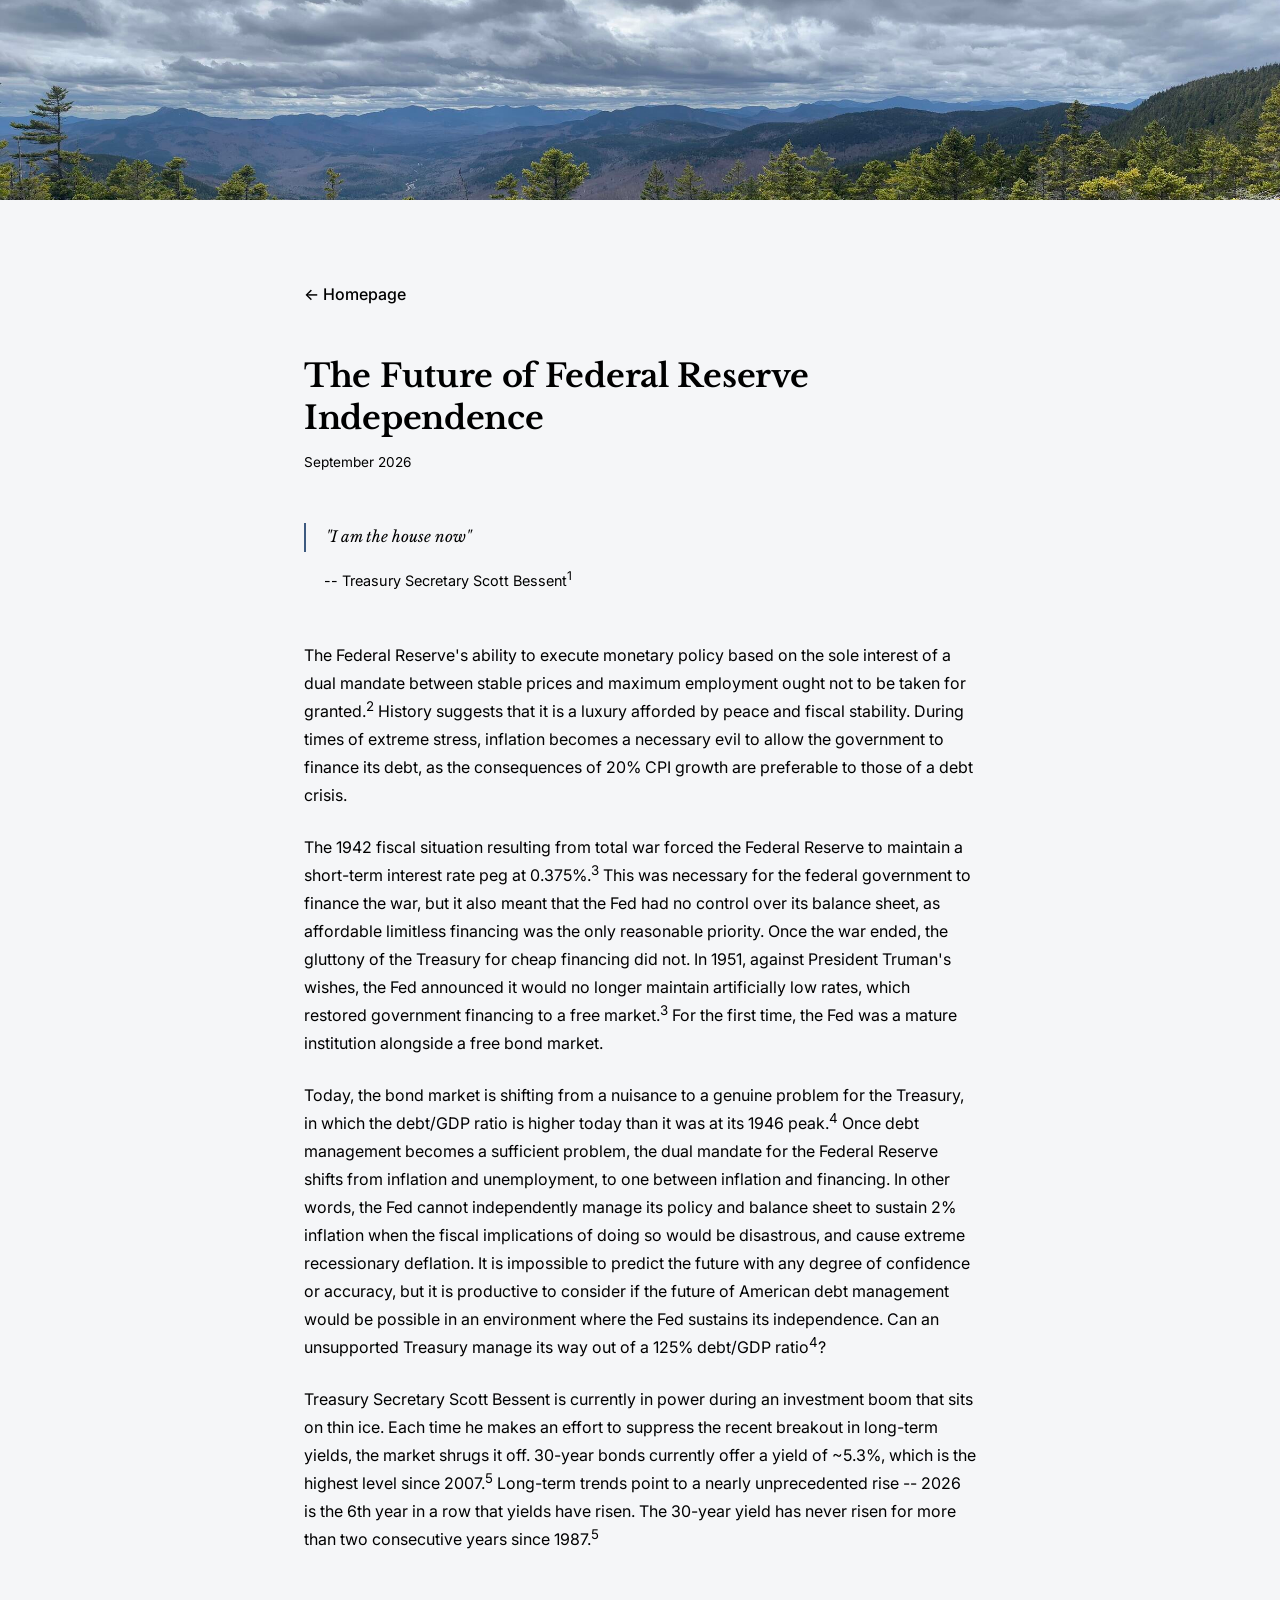
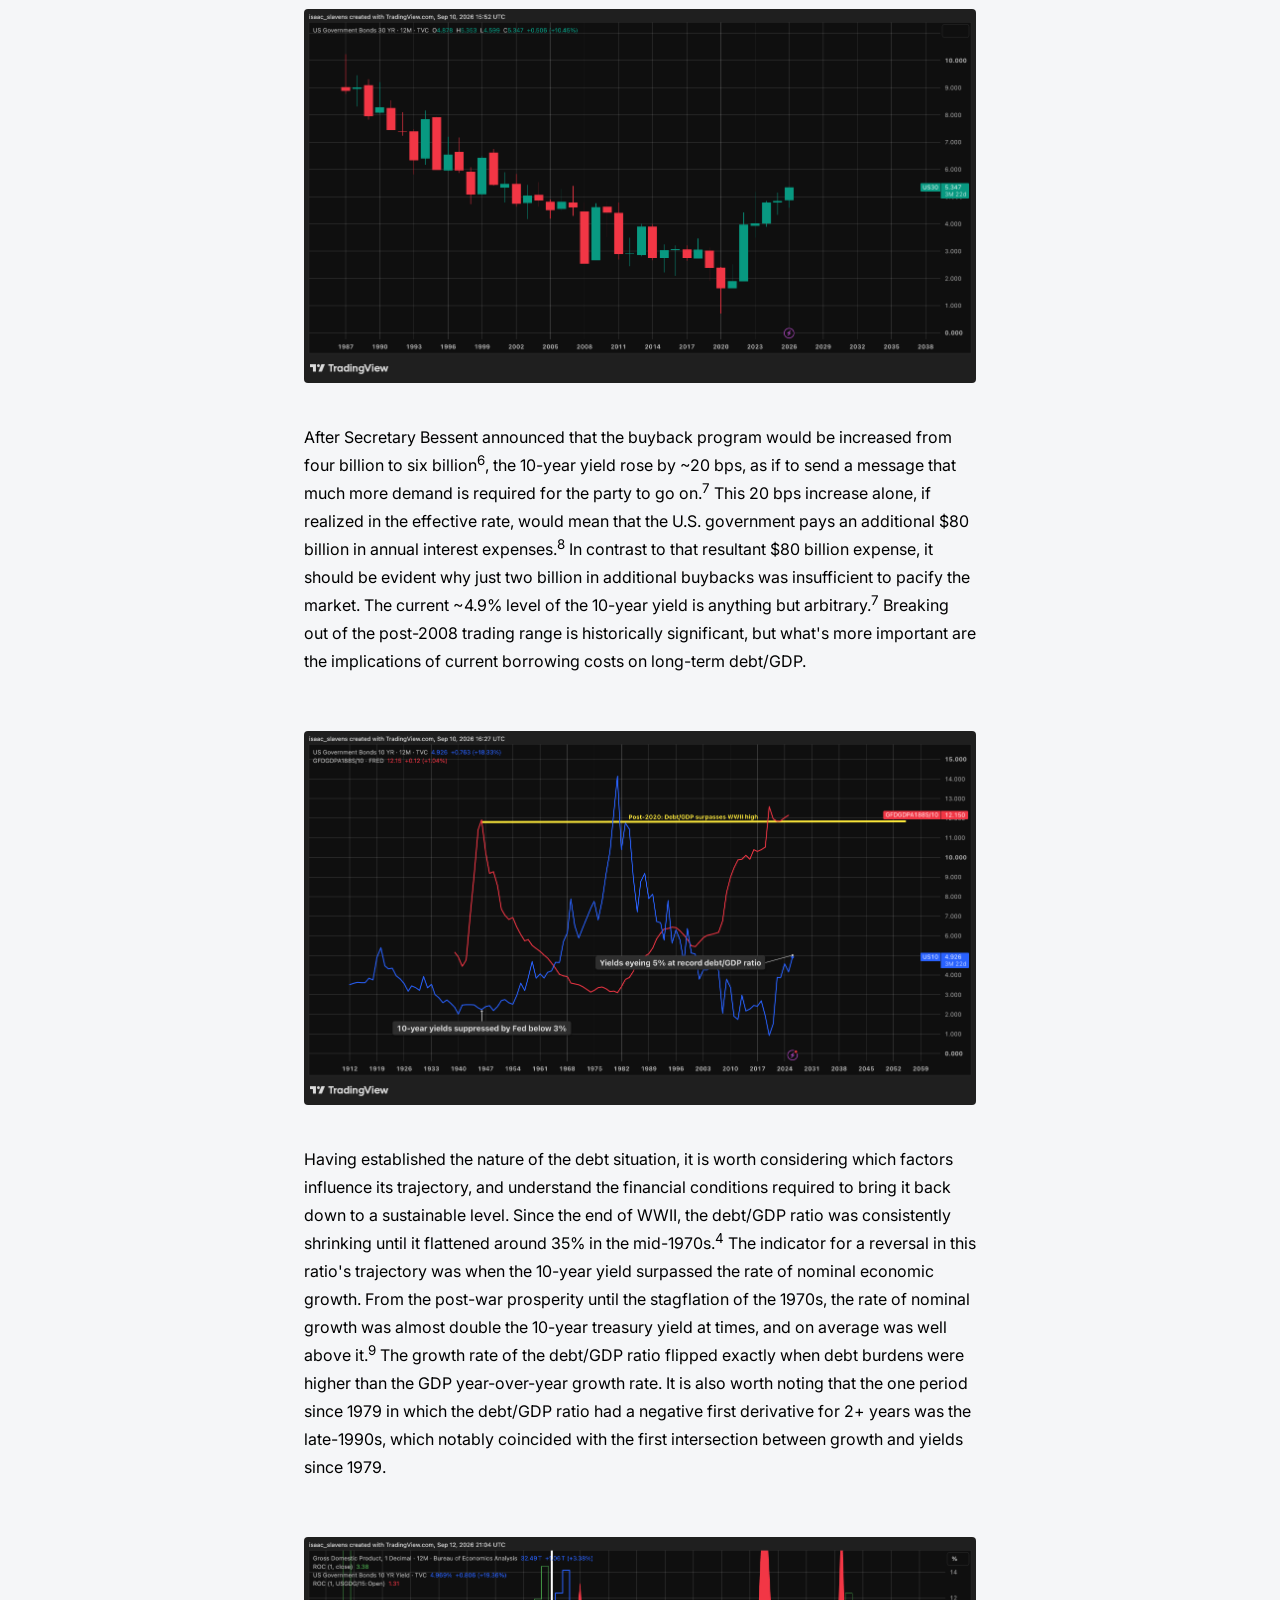
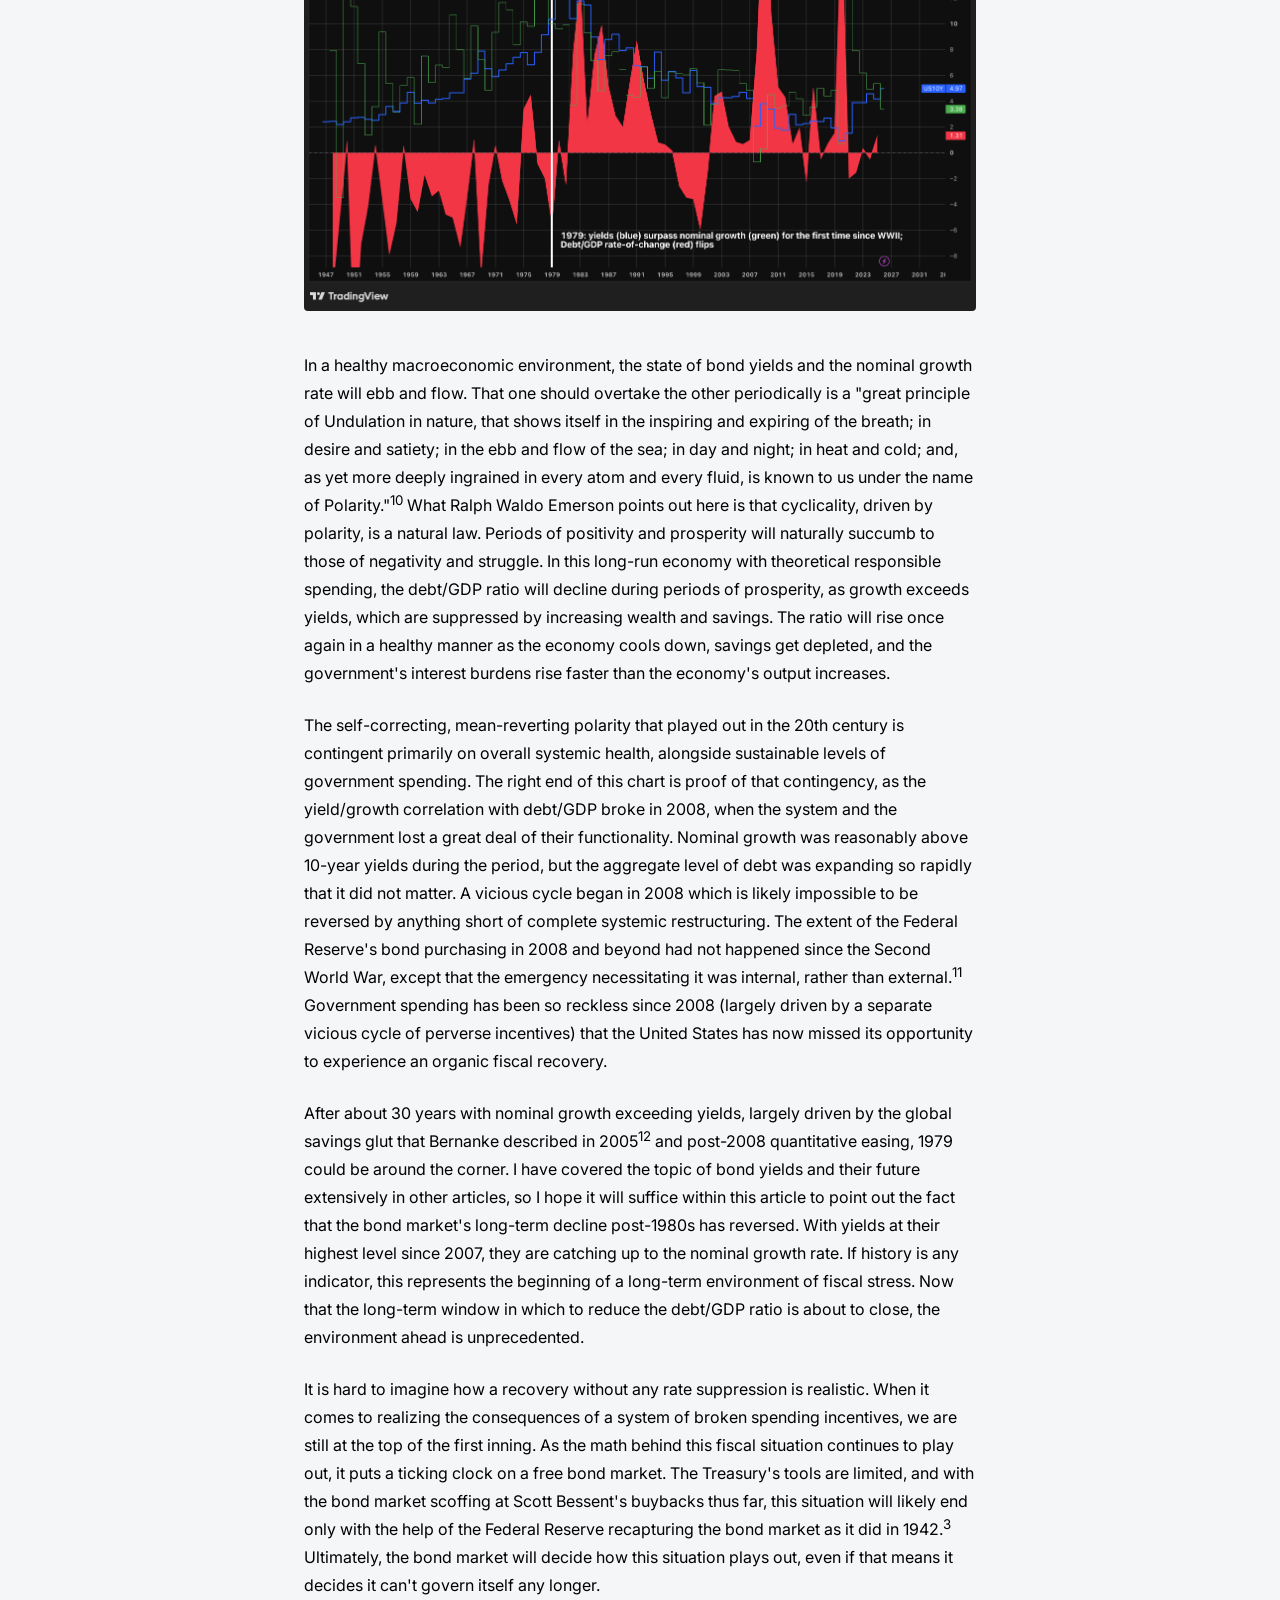
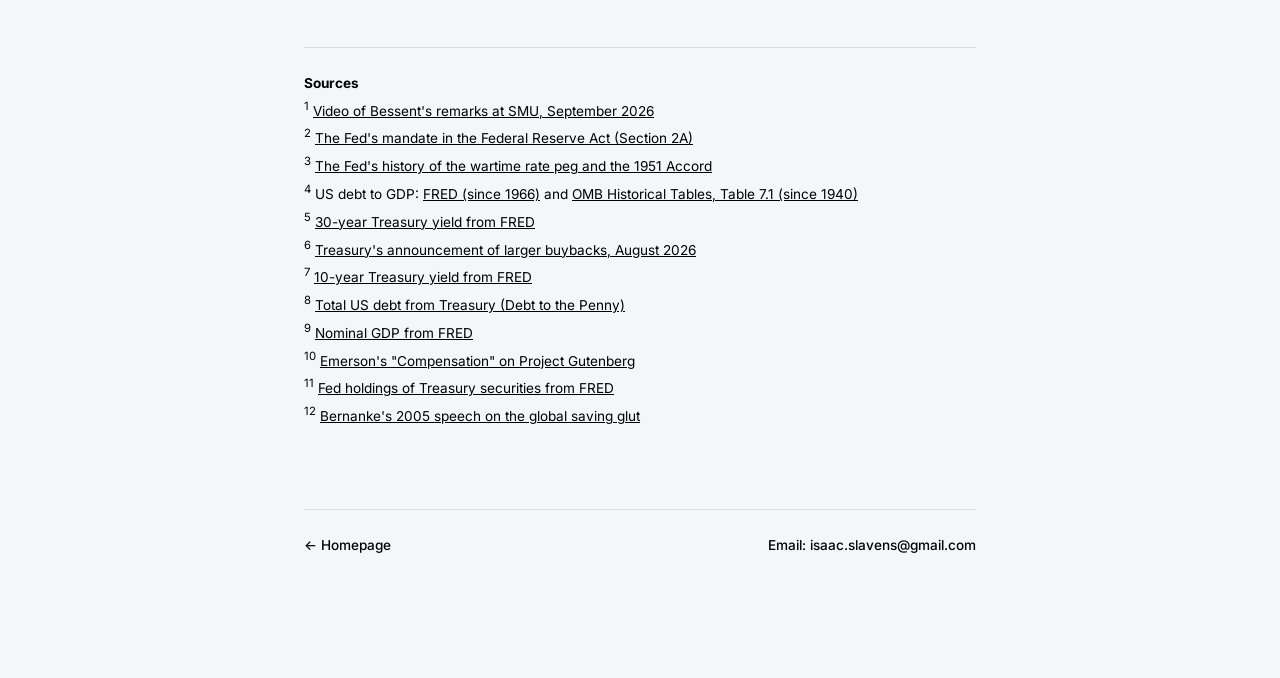
<file: fed-independence/index.html>
<!DOCTYPE html>
<html lang="en">
<head>
  <link rel="icon" href="data:image/svg+xml,<svg xmlns='http://www.w3.org/2000/svg' viewBox='0 0 100 100'><text y='.9em' font-size='90'>🟠</text></svg>">
  <meta charset="UTF-8">
  <meta name="viewport" content="width=device-width, initial-scale=1.0">
  <title>The Future of Federal Reserve Independence - Isaac Slavens</title>
  <meta name="description" content="The Federal Reserve&#x27;s ability to execute monetary policy based on the sole interest of a dual mandate between stable prices and maximum employment ought not to be taken for granted.">
  <meta property="og:type" content="article">
  <meta property="og:site_name" content="Isaac Slavens">
  <meta property="og:title" content="The Future of Federal Reserve Independence">
  <meta property="og:description" content="The Federal Reserve&#x27;s ability to execute monetary policy based on the sole interest of a dual mandate between stable prices and maximum employment ought not to be taken for granted.">
  <meta property="og:url" content="https://isaacslavens.com/fed-independence/">
  <meta property="og:image" content="https://isaacslavens.com/fed-independence/30y.png">
  <meta name="twitter:card" content="summary_large_image">
  <link rel="preconnect" href="https://fonts.googleapis.com">
  <link rel="preconnect" href="https://fonts.gstatic.com" crossorigin>
  <link href="https://fonts.googleapis.com/css2?family=Libre+Baskerville:ital,wght@0,400;0,700;1,400&family=Inter:wght@400;500&display=swap" rel="stylesheet">
  <link rel="stylesheet" href="../article.css">
</head>
<body>
  <img src="../header.jpg" class="header-strip" width="2400" height="1184" alt="">
  <div class="container">

    <header class="site-nav">
      <a href="../">&larr; Homepage</a>
    </header>

    <h1>The Future of Federal Reserve Independence</h1>
    <p class="date">September 2026</p>

    <div class="epigraph">
      <blockquote>
        "I am the house now"
      </blockquote>
      <p class="attribution">-- Treasury Secretary Scott Bessent<sup><a href="#source-1" id="ref-1">1</a></sup></p>
    </div>

    <div class="content">

      <p>
        The Federal Reserve's ability to execute monetary policy based on the sole interest of a dual mandate between stable prices and maximum employment ought not to be taken for granted.<sup><a href="#source-2" id="ref-2">2</a></sup> History suggests that it is a luxury afforded by peace and fiscal stability. During times of extreme stress, inflation becomes a necessary evil to allow the government to finance its debt, as the consequences of 20% CPI growth are preferable to those of a debt crisis.
      </p>

      <p>
        The 1942 fiscal situation resulting from total war forced the Federal Reserve to maintain a short-term interest rate peg at 0.375%.<sup><a href="#source-3" id="ref-3">3</a></sup> This was necessary for the federal government to finance the war, but it also meant that the Fed had no control over its balance sheet, as affordable limitless financing was the only reasonable priority. Once the war ended, the gluttony of the Treasury for cheap financing did not. In 1951, against President Truman's wishes, the Fed announced it would no longer maintain artificially low rates, which restored government financing to a free market.<sup><a href="#source-3">3</a></sup> For the first time, the Fed was a mature institution alongside a free bond market.
      </p>

      <p>
        Today, the bond market is shifting from a nuisance to a genuine problem for the Treasury, in which the debt/GDP ratio is higher today than it was at its 1946 peak.<sup><a href="#source-4" id="ref-4">4</a></sup> Once debt management becomes a sufficient problem, the dual mandate for the Federal Reserve shifts from inflation and unemployment, to one between inflation and financing. In other words, the Fed cannot independently manage its policy and balance sheet to sustain 2% inflation when the fiscal implications of doing so would be disastrous, and cause extreme recessionary deflation. It is impossible to predict the future with any degree of confidence or accuracy, but it is productive to consider if the future of American debt management would be possible in an environment where the Fed sustains its independence. Can an unsupported Treasury manage its way out of a 125% debt/GDP ratio<sup><a href="#source-4">4</a></sup>?
      </p>

      <p>
        Treasury Secretary Scott Bessent is currently in power during an investment boom that sits on thin ice. Each time he makes an effort to suppress the recent breakout in long-term yields, the market shrugs it off. 30-year bonds currently offer a yield of ~5.3%, which is the highest level since 2007.<sup><a href="#source-5" id="ref-5">5</a></sup> Long-term trends point to a nearly unprecedented rise -- 2026 is the 6th year in a row that yields have risen. The 30-year yield has never risen for more than two consecutive years since 1987.<sup><a href="#source-5">5</a></sup>
      </p>

      <img width="2710" height="1508" loading="lazy" decoding="async" src="30y.png" alt="30-year Treasury yield">

      <p>
        After Secretary Bessent announced that the buyback program would be increased from four billion to six billion<sup><a href="#source-6" id="ref-6">6</a></sup>, the 10-year yield rose by ~20 bps, as if to send a message that much more demand is required for the party to go on.<sup><a href="#source-7" id="ref-7">7</a></sup> This 20 bps increase alone, if realized in the effective rate, would mean that the U.S. government pays an additional $80 billion in annual interest expenses.<sup><a href="#source-8" id="ref-8">8</a></sup> In contrast to that resultant $80 billion expense, it should be evident why just two billion in additional buybacks was insufficient to pacify the market. The current ~4.9% level of the 10-year yield is anything but arbitrary.<sup><a href="#source-7">7</a></sup> Breaking out of the post-2008 trading range is historically significant, but what's more important are the implications of current borrowing costs on long-term debt/GDP.
      </p>

      <img width="2710" height="1508" loading="lazy" decoding="async" src="debtgdp.png" alt="U.S. debt-to-GDP ratio">

      <p>
        Having established the nature of the debt situation, it is worth considering which factors influence its trajectory, and understand the financial conditions required to bring it back down to a sustainable level. Since the end of WWII, the debt/GDP ratio was consistently shrinking until it flattened around 35% in the mid-1970s.<sup><a href="#source-4">4</a></sup> The indicator for a reversal in this ratio's trajectory was when the 10-year yield surpassed the rate of nominal economic growth. From the post-war prosperity until the stagflation of the 1970s, the rate of nominal growth was almost double the 10-year treasury yield at times, and on average was well above it.<sup><a href="#source-9" id="ref-9">9</a></sup> The growth rate of the debt/GDP ratio flipped exactly when debt burdens were higher than the GDP year-over-year growth rate. It is also worth noting that the one period since 1979 in which the debt/GDP ratio had a negative first derivative for 2+ years was the late-1990s, which notably coincided with the first intersection between growth and yields since 1979.
      </p>

      <img width="2710" height="1508" loading="lazy" decoding="async" src="growth.png" alt="Nominal GDP growth vs 10-year yield">

      <p>
        In a healthy macroeconomic environment, the state of bond yields and the nominal growth rate will ebb and flow. That one should overtake the other periodically is a "great principle of Undulation in nature, that shows itself in the inspiring and expiring of the breath; in desire and satiety; in the ebb and flow of the sea; in day and night; in heat and cold; and, as yet more deeply ingrained in every atom and every fluid, is known to us under the name of Polarity."<sup><a href="#source-10" id="ref-10">10</a></sup> What Ralph Waldo Emerson points out here is that cyclicality, driven by polarity, is a natural law. Periods of positivity and prosperity will naturally succumb to those of negativity and struggle. In this long-run economy with theoretical responsible spending, the debt/GDP ratio will decline during periods of prosperity, as growth exceeds yields, which are suppressed by increasing wealth and savings. The ratio will rise once again in a healthy manner as the economy cools down, savings get depleted, and the government's interest burdens rise faster than the economy's output increases.
      </p>

      <p>
        The self-correcting, mean-reverting polarity that played out in the 20th century is contingent primarily on overall systemic health, alongside sustainable levels of government spending. The right end of this chart is proof of that contingency, as the yield/growth correlation with debt/GDP broke in 2008, when the system and the government lost a great deal of their functionality. Nominal growth was reasonably above 10-year yields during the period, but the aggregate level of debt was expanding so rapidly that it did not matter. A vicious cycle began in 2008 which is likely impossible to be reversed by anything short of complete systemic restructuring. The extent of the Federal Reserve's bond purchasing in 2008 and beyond had not happened since the Second World War, except that the emergency necessitating it was internal, rather than external.<sup><a href="#source-11" id="ref-11">11</a></sup> Government spending has been so reckless since 2008 (largely driven by a separate vicious cycle of perverse incentives) that the United States has now missed its opportunity to experience an organic fiscal recovery.
      </p>

      <p>
        After about 30 years with nominal growth exceeding yields, largely driven by the global savings glut that Bernanke described in 2005<sup><a href="#source-12" id="ref-12">12</a></sup> and post-2008 quantitative easing, 1979 could be around the corner. I have covered the topic of bond yields and their future extensively in other articles, so I hope it will suffice within this article to point out the fact that the bond market's long-term decline post-1980s has reversed. With yields at their highest level since 2007, they are catching up to the nominal growth rate. If history is any indicator, this represents the beginning of a long-term environment of fiscal stress. Now that the long-term window in which to reduce the debt/GDP ratio is about to close, the environment ahead is unprecedented.
      </p>

      <p>
        It is hard to imagine how a recovery without any rate suppression is realistic. When it comes to realizing the consequences of a system of broken spending incentives, we are still at the top of the first inning. As the math behind this fiscal situation continues to play out, it puts a ticking clock on a free bond market. The Treasury's tools are limited, and with the bond market scoffing at Scott Bessent's buybacks thus far, this situation will likely end only with the help of the Federal Reserve recapturing the bond market as it did in 1942.<sup><a href="#source-3">3</a></sup> Ultimately, the bond market will decide how this situation plays out, even if that means it decides it can't govern itself any longer.
      </p>

    </div>

    <div class="sources">
      <p><strong>Sources</strong></p>
      <p id="source-1"><sup><a href="#ref-1">1</a></sup> <a target="_blank" href="https://www.youtube.com/watch?v=GE5jOaGhrFI">Video of Bessent's remarks at SMU, September 2026</a></p>
      <p id="source-2"><sup><a href="#ref-2">2</a></sup> <a target="_blank" href="https://www.federalreserve.gov/aboutthefed/section2a.htm">The Fed's mandate in the Federal Reserve Act (Section 2A)</a></p>
      <p id="source-3"><sup><a href="#ref-3">3</a></sup> <a target="_blank" href="https://www.federalreservehistory.org/essays/treasury-fed-accord">The Fed's history of the wartime rate peg and the 1951 Accord</a></p>
      <p id="source-4"><sup><a href="#ref-4">4</a></sup> US debt to GDP: <a target="_blank" href="https://fred.stlouisfed.org/series/GFDEGDQ188S">FRED (since 1966)</a> and <a target="_blank" href="https://www.whitehouse.gov/omb/information-resources/budget/historical-tables/">OMB Historical Tables, Table 7.1 (since 1940)</a></p>
      <p id="source-5"><sup><a href="#ref-5">5</a></sup> <a target="_blank" href="https://fred.stlouisfed.org/series/DGS30">30-year Treasury yield from FRED</a></p>
      <p id="source-6"><sup><a href="#ref-6">6</a></sup> <a target="_blank" href="https://home.treasury.gov/news/press-releases/sb0607">Treasury's announcement of larger buybacks, August 2026</a></p>
      <p id="source-7"><sup><a href="#ref-7">7</a></sup> <a target="_blank" href="https://fred.stlouisfed.org/series/DGS10">10-year Treasury yield from FRED</a></p>
      <p id="source-8"><sup><a href="#ref-8">8</a></sup> <a target="_blank" href="https://fiscaldata.treasury.gov/datasets/debt-to-the-penny/">Total US debt from Treasury (Debt to the Penny)</a></p>
      <p id="source-9"><sup><a href="#ref-9">9</a></sup> <a target="_blank" href="https://fred.stlouisfed.org/series/GDP">Nominal GDP from FRED</a></p>
      <p id="source-10"><sup><a href="#ref-10">10</a></sup> <a target="_blank" href="https://www.gutenberg.org/cache/epub/16643/pg16643-images.html">Emerson's "Compensation" on Project Gutenberg</a></p>
      <p id="source-11"><sup><a href="#ref-11">11</a></sup> <a target="_blank" href="https://fred.stlouisfed.org/series/TREAST">Fed holdings of Treasury securities from FRED</a></p>
      <p id="source-12"><sup><a href="#ref-12">12</a></sup> <a target="_blank" href="https://www.federalreserve.gov/boarddocs/speeches/2005/200503102/">Bernanke's 2005 speech on the global saving glut</a></p>
    </div>

    <footer class="site-nav">
      <a href="../">&larr; Homepage</a>
      <span>Email: isaac.slavens@gmail.com</span>
    </footer>

  </div>
</body>
</html>
</file>
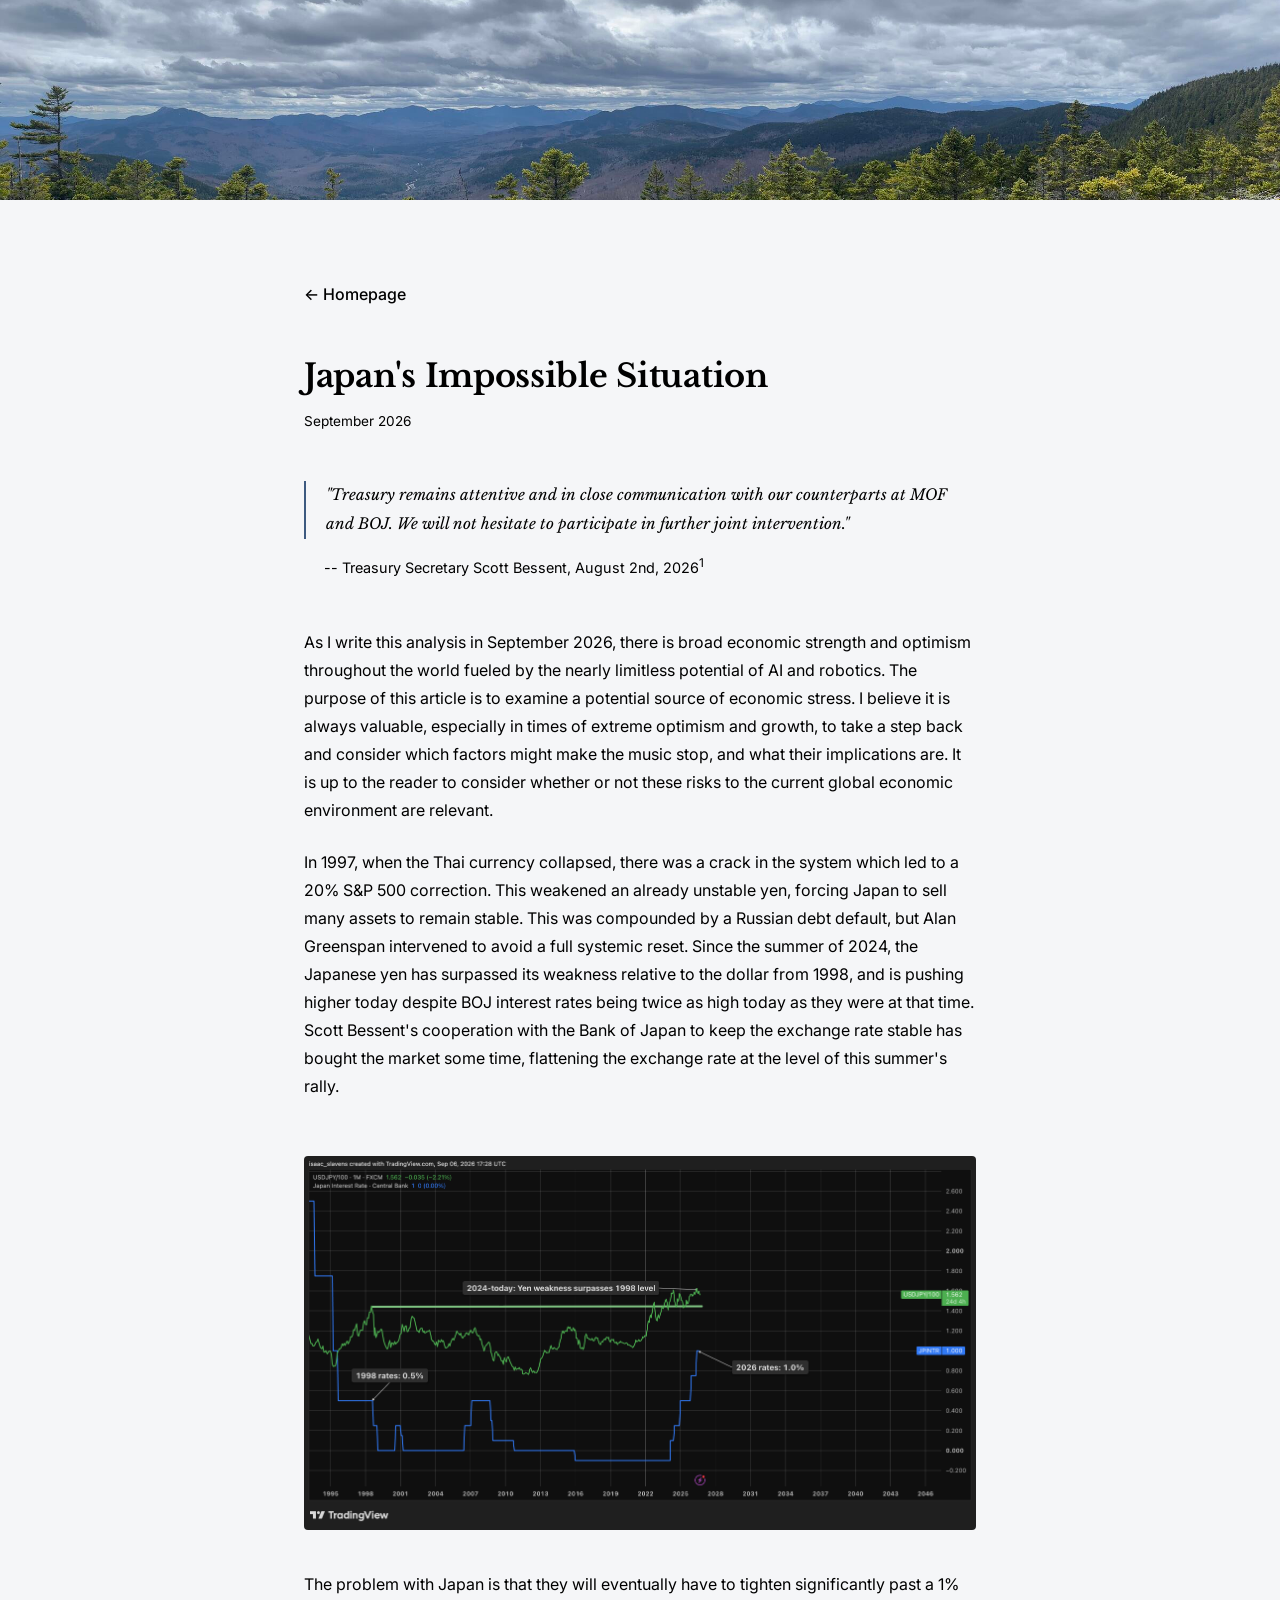
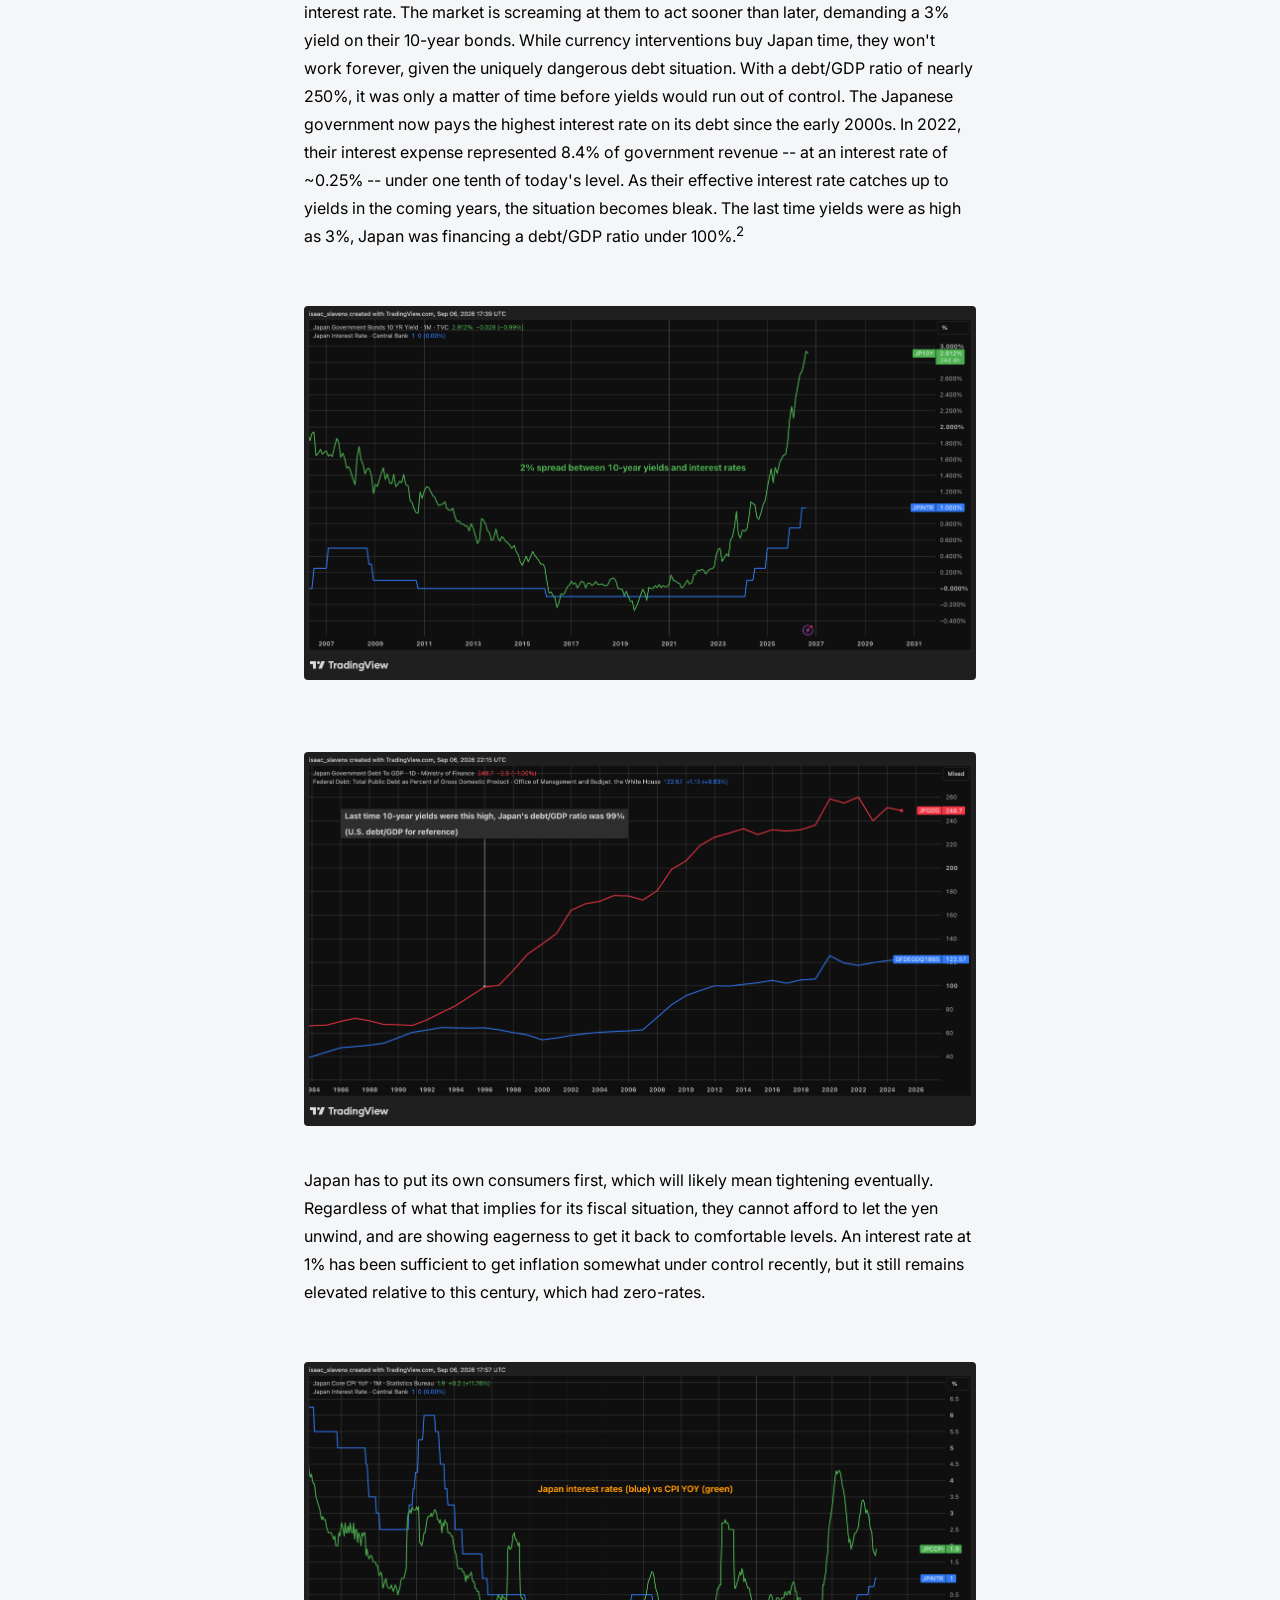
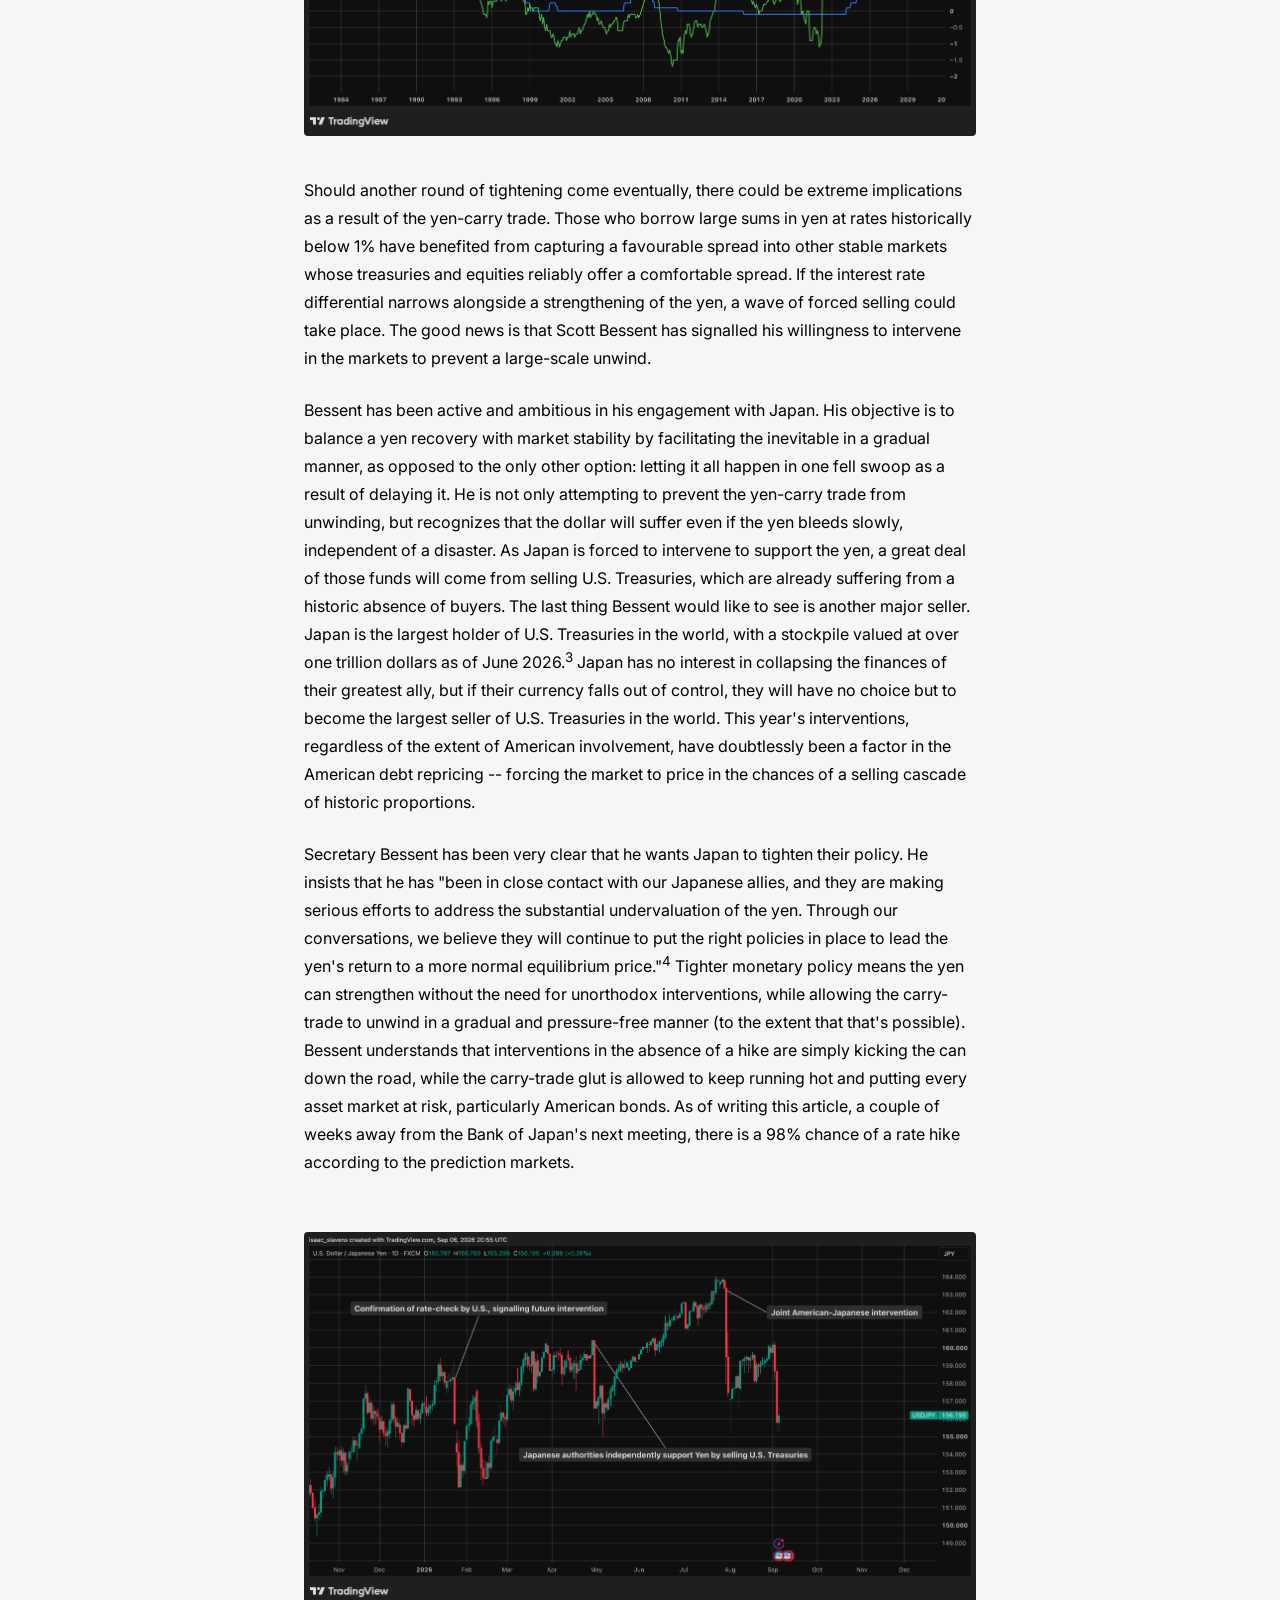
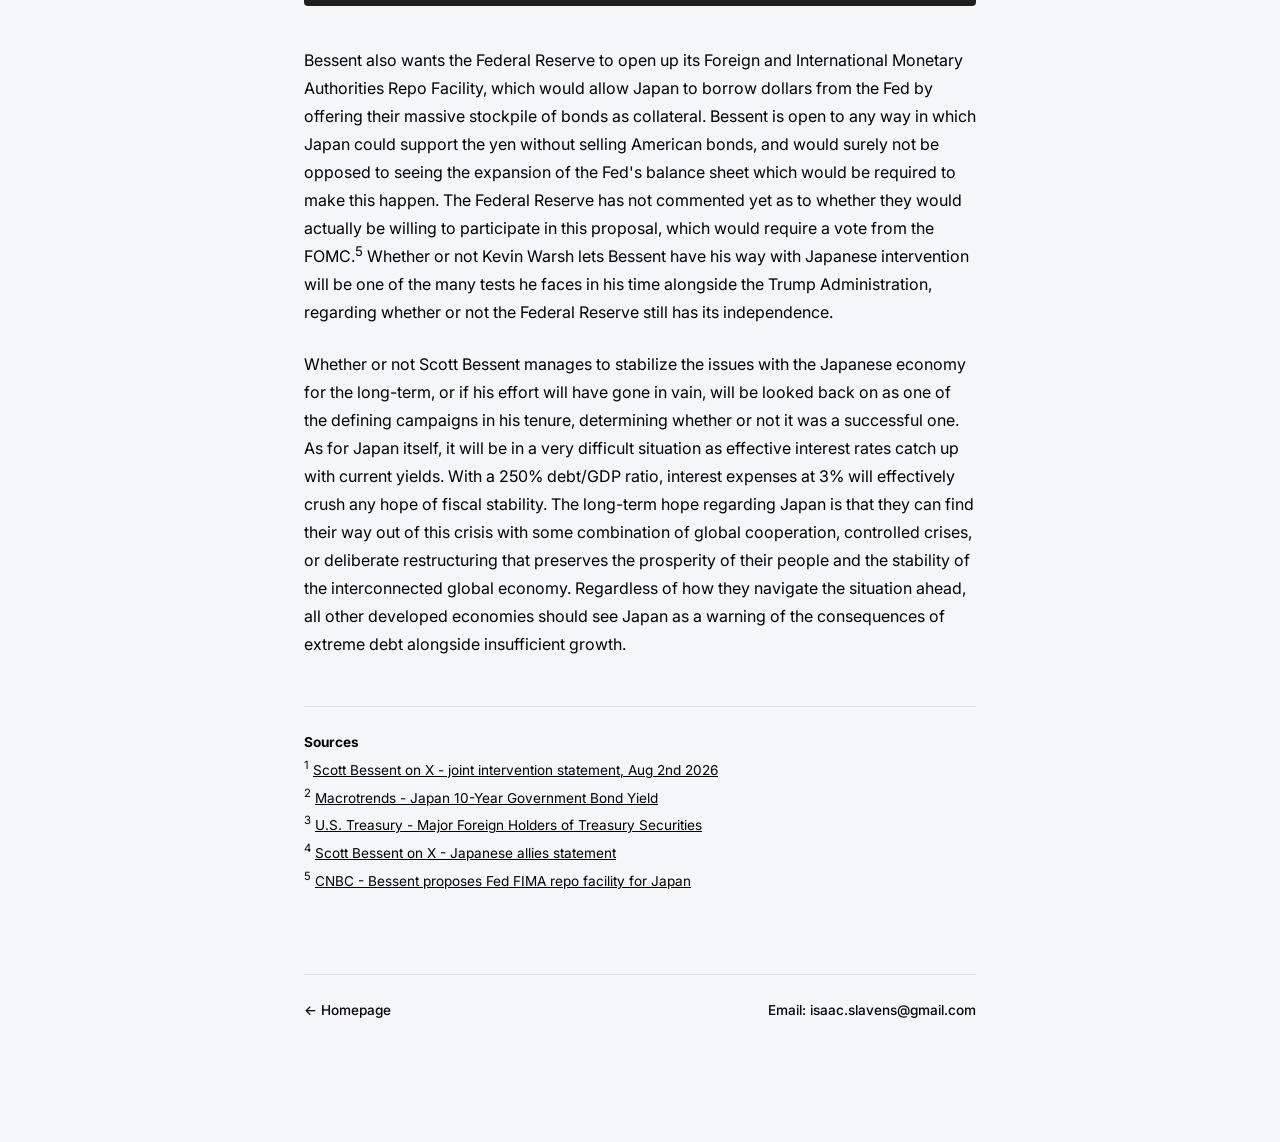
<file: japandebt/index.html>
<!DOCTYPE html>
<html lang="en">
<head>
  <link rel="icon" href="data:image/svg+xml,<svg xmlns='http://www.w3.org/2000/svg' viewBox='0 0 100 100'><text y='.9em' font-size='90'>🟠</text></svg>">
  <meta charset="UTF-8">
  <meta name="viewport" content="width=device-width, initial-scale=1.0">
  <title>Japan's Impossible Situation - Isaac Slavens</title>
  <meta name="description" content="As I write this analysis in September 2026, there is broad economic strength and optimism throughout the world fueled by the nearly limitless potential of AI and robotics.">
  <meta property="og:type" content="article">
  <meta property="og:site_name" content="Isaac Slavens">
  <meta property="og:title" content="Japan&#x27;s Impossible Situation">
  <meta property="og:description" content="As I write this analysis in September 2026, there is broad economic strength and optimism throughout the world fueled by the nearly limitless potential of AI and robotics.">
  <meta property="og:url" content="https://isaacslavens.com/japandebt/">
  <meta property="og:image" content="https://isaacslavens.com/japandebt/japan.png">
  <meta name="twitter:card" content="summary_large_image">
  <link rel="preconnect" href="https://fonts.googleapis.com">
  <link rel="preconnect" href="https://fonts.gstatic.com" crossorigin>
  <link href="https://fonts.googleapis.com/css2?family=Libre+Baskerville:ital,wght@0,400;0,700;1,400&family=Inter:wght@400;500&display=swap" rel="stylesheet">
  <link rel="stylesheet" href="../article.css">
</head>
<body>
  <img src="../header.jpg" class="header-strip" width="2400" height="1184" alt="">
  <div class="container">

    <header class="site-nav">
      <a href="../">&larr; Homepage</a>
    </header>

    <h1>Japan's Impossible Situation</h1>
    <p class="date">September 2026</p>

    <div class="epigraph">
      <blockquote>
        "Treasury remains attentive and in close communication with our counterparts at MOF and BOJ. We will not hesitate to participate in further joint intervention."
      </blockquote>
      <p class="attribution">-- Treasury Secretary Scott Bessent, August 2nd, 2026<sup><a href="#source-1" id="ref-1">1</a></sup></p>
    </div>

    <div class="content">

      <p>
        As I write this analysis in September 2026, there is broad economic strength and optimism throughout the world fueled by the nearly limitless potential of AI and robotics. The purpose of this article is to examine a potential source of economic stress. I believe it is always valuable, especially in times of extreme optimism and growth, to take a step back and consider which factors might make the music stop, and what their implications are. It is up to the reader to consider whether or not these risks to the current global economic environment are relevant.
      </p>

      <p>
        In 1997, when the Thai currency collapsed, there was a crack in the system which led to a 20% S&P 500 correction. This weakened an already unstable yen, forcing Japan to sell many assets to remain stable. This was compounded by a Russian debt default, but Alan Greenspan intervened to avoid a full systemic reset. Since the summer of 2024, the Japanese yen has surpassed its weakness relative to the dollar from 1998, and is pushing higher today despite BOJ interest rates being twice as high today as they were at that time. Scott Bessent's cooperation with the Bank of Japan to keep the exchange rate stable has bought the market some time, flattening the exchange rate at the level of this summer's rally.
      </p>

      <img width="2710" height="1508" loading="lazy" decoding="async" src="japan.png" alt="USD/JPY exchange rate">

      <p>
        The problem with Japan is that they will eventually have to tighten significantly past a 1% interest rate. The market is screaming at them to act sooner than later, demanding a 3% yield on their 10-year bonds. While currency interventions buy Japan time, they won't work forever, given the uniquely dangerous debt situation. With a debt/GDP ratio of nearly 250%, it was only a matter of time before yields would run out of control. The Japanese government now pays the highest interest rate on its debt since the early 2000s. In 2022, their interest expense represented 8.4% of government revenue -- at an interest rate of ~0.25% -- under one tenth of today's level. As their effective interest rate catches up to yields in the coming years, the situation becomes bleak. The last time yields were as high as 3%, Japan was financing a debt/GDP ratio under 100%.<sup><a href="#source-2" id="ref-2">2</a></sup>
      </p>

      <img width="2710" height="1508" loading="lazy" decoding="async" src="jpspread.png" alt="Japan bond yield spread">
      <img width="2710" height="1508" loading="lazy" decoding="async" src="jpdgdp.png" alt="Japan debt-to-GDP ratio">

      <p>
        Japan has to put its own consumers first, which will likely mean tightening eventually. Regardless of what that implies for its fiscal situation, they cannot afford to let the yen unwind, and are showing eagerness to get it back to comfortable levels. An interest rate at 1% has been sufficient to get inflation somewhat under control recently, but it still remains elevated relative to this century, which had zero-rates.
      </p>

      <img width="2710" height="1508" loading="lazy" decoding="async" src="cpi.png" alt="Japan CPI inflation">

      <p>
        Should another round of tightening come eventually, there could be extreme implications as a result of the yen-carry trade. Those who borrow large sums in yen at rates historically below 1% have benefited from capturing a favourable spread into other stable markets whose treasuries and equities reliably offer a comfortable spread. If the interest rate differential narrows alongside a strengthening of the yen, a wave of forced selling could take place. The good news is that Scott Bessent has signalled his willingness to intervene in the markets to prevent a large-scale unwind.
      </p>

      <p>
        Bessent has been active and ambitious in his engagement with Japan. His objective is to balance a yen recovery with market stability by facilitating the inevitable in a gradual manner, as opposed to the only other option: letting it all happen in one fell swoop as a result of delaying it. He is not only attempting to prevent the yen-carry trade from unwinding, but recognizes that the dollar will suffer even if the yen bleeds slowly, independent of a disaster. As Japan is forced to intervene to support the yen, a great deal of those funds will come from selling U.S. Treasuries, which are already suffering from a historic absence of buyers. The last thing Bessent would like to see is another major seller. Japan is the largest holder of U.S. Treasuries in the world, with a stockpile valued at over one trillion dollars as of June 2026.<sup><a href="#source-3" id="ref-3">3</a></sup> Japan has no interest in collapsing the finances of their greatest ally, but if their currency falls out of control, they will have no choice but to become the largest seller of U.S. Treasuries in the world. This year's interventions, regardless of the extent of American involvement, have doubtlessly been a factor in the American debt repricing -- forcing the market to price in the chances of a selling cascade of historic proportions.
      </p>

      <p>
        Secretary Bessent has been very clear that he wants Japan to tighten their policy. He insists that he has "been in close contact with our Japanese allies, and they are making serious efforts to address the substantial undervaluation of the yen. Through our conversations, we believe they will continue to put the right policies in place to lead the yen's return to a more normal equilibrium price."<sup><a href="#source-4" id="ref-4">4</a></sup> Tighter monetary policy means the yen can strengthen without the need for unorthodox interventions, while allowing the carry-trade to unwind in a gradual and pressure-free manner (to the extent that that's possible). Bessent understands that interventions in the absence of a hike are simply kicking the can down the road, while the carry-trade glut is allowed to keep running hot and putting every asset market at risk, particularly American bonds. As of writing this article, a couple of weeks away from the Bank of Japan's next meeting, there is a 98% chance of a rate hike according to the prediction markets.
      </p>

      <img width="2710" height="1508" loading="lazy" decoding="async" src="intervention.png" alt="USDJPY Chart">

      <p>
        Bessent also wants the Federal Reserve to open up its Foreign and International Monetary Authorities Repo Facility, which would allow Japan to borrow dollars from the Fed by offering their massive stockpile of bonds as collateral. Bessent is open to any way in which Japan could support the yen without selling American bonds, and would surely not be opposed to seeing the expansion of the Fed's balance sheet which would be required to make this happen. The Federal Reserve has not commented yet as to whether they would actually be willing to participate in this proposal, which would require a vote from the FOMC.<sup><a href="#source-5" id="ref-5">5</a></sup> Whether or not Kevin Warsh lets Bessent have his way with Japanese intervention will be one of the many tests he faces in his time alongside the Trump Administration, regarding whether or not the Federal Reserve still has its independence.
      </p>

      <p>
        Whether or not Scott Bessent manages to stabilize the issues with the Japanese economy for the long-term, or if his effort will have gone in vain, will be looked back on as one of the defining campaigns in his tenure, determining whether or not it was a successful one. As for Japan itself, it will be in a very difficult situation as effective interest rates catch up with current yields. With a 250% debt/GDP ratio, interest expenses at 3% will effectively crush any hope of fiscal stability. The long-term hope regarding Japan is that they can find their way out of this crisis with some combination of global cooperation, controlled crises, or deliberate restructuring that preserves the prosperity of their people and the stability of the interconnected global economy. Regardless of how they navigate the situation ahead, all other developed economies should see Japan as a warning of the consequences of extreme debt alongside insufficient growth.
      </p>

    </div>

    <div class="sources">
      <p><strong>Sources</strong></p>
      <p id="source-1"><sup><a href="#ref-1">1</a></sup> <a target="_blank" href="https://x.com/SecScottBessent/status/2084051676801933622">Scott Bessent on X - joint intervention statement, Aug 2nd 2026</a></p>
      <p id="source-2"><sup><a href="#ref-2">2</a></sup> <a target="_blank" href="https://www.macrotrends.net/4841/japan-10-year-government-bond-yield">Macrotrends - Japan 10-Year Government Bond Yield</a></p>
      <p id="source-3"><sup><a href="#ref-3">3</a></sup> <a target="_blank" href="https://ticdata.treasury.gov/resource-center/data-chart-center/tic/Documents/slt_table5.html">U.S. Treasury - Major Foreign Holders of Treasury Securities</a></p>
      <p id="source-4"><sup><a href="#ref-4">4</a></sup> <a target="_blank" href="https://x.com/SecScottBessent/status/2084668586941944283">Scott Bessent on X - Japanese allies statement</a></p>
      <p id="source-5"><sup><a href="#ref-5">5</a></sup> <a target="_blank" href="https://www.cnbc.com/2026/08/03/bessent-fed-japan-yen-fima-repo-facility.html">CNBC - Bessent proposes Fed FIMA repo facility for Japan</a></p>
    </div>

    <footer class="site-nav">
      <a href="../">&larr; Homepage</a>
      <span>Email: isaac.slavens@gmail.com</span>
    </footer>

  </div>
</body>
</html>
</file>
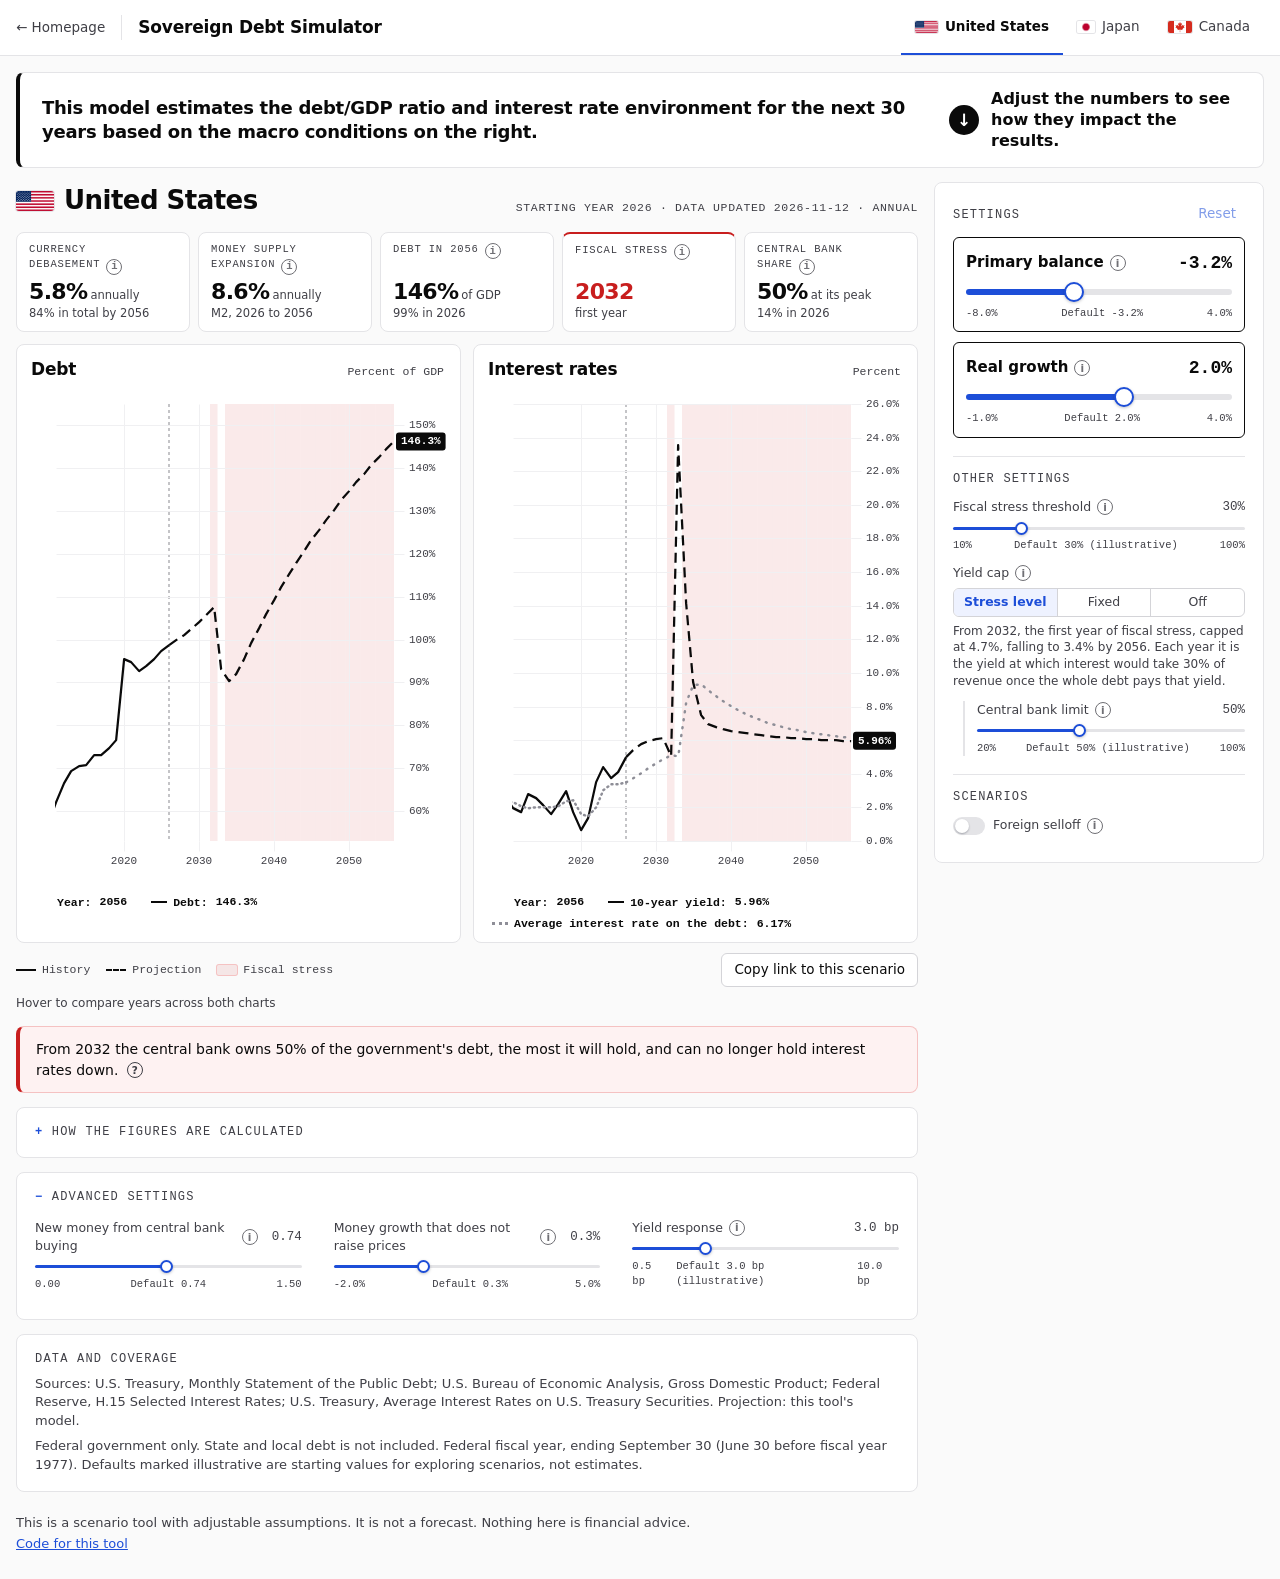
<file: tracker/index.html>
<!DOCTYPE html>
<html lang="en">
<head>
  <!-- The same icon as the homepage -->
  <link rel="icon" href="data:image/svg+xml,<svg xmlns='http://www.w3.org/2000/svg' viewBox='0 0 100 100'><text y='.9em' font-size='90'>🟠</text></svg>">
  <meta charset="UTF-8">
  <meta name="viewport" content="width=device-width, initial-scale=1.0">
  <title>Sovereign Debt Simulator | Isaac Slavens</title>
  <meta name="description" content="A scenario tool that projects government debt, interest rates and the loss of a currency's purchasing power for the United States, Japan and Canada. Not a forecast and not financial advice.">
  <link rel="stylesheet" href="js/vendor/uPlot.min.css">
  <link rel="stylesheet" href="css/tracker.css">
</head>
<body>

  <!-- Top bar: link to the homepage, the tool's name, country tabs -->
  <header class="topbar">
    <a class="home-link" href="../">&larr; Homepage</a>
    <span class="brand">Sovereign Debt Simulator</span>
    <nav class="tabs segmented" id="country-tabs" aria-label="Country"></nav>
  </header>

  <div class="layout">

    <!-- What the tool does, the same for every country and the first thing
         on the page. On a narrow screen the settings sit below the charts,
         so "on the right" becomes "below". -->
    <section class="intro">
      <p class="intro-lead">This model estimates the debt/GDP ratio and interest rate environment for the next 30 years based on the macro conditions <span class="wide-only">on the right</span><span class="narrow-only">below</span>.</p>
      <p class="intro-action">Adjust the numbers to see how they impact the results.</p>
    </section>

    <!-- Results: the country, the headline figures and the two charts -->
    <main class="results">
      <div class="title-row">
        <!-- The country's flag and name. Flag images are from Wikimedia Commons. -->
        <h1>
          <img id="flag" class="flag" alt="" hidden>
          <span id="chart-title">Sovereign Debt Simulator</span>
        </h1>
        <p class="meta" id="chart-meta"></p>
      </div>

      <!-- Shown only if something goes wrong -->
      <p class="error" id="error" role="alert" hidden></p>

      <!-- The headline figures, one card each. ui.js fills them in. -->
      <div class="stats" id="stats"></div>

      <!-- The two charts, side by side -->
      <div class="charts">
        <section class="card">
          <div class="card-head">
            <h2>Debt</h2>
            <span class="units">Percent of GDP</span>
          </div>
          <div id="chart-debt" class="chart"></div>
        </section>
        <section class="card">
          <div class="card-head">
            <h2>Interest rates</h2>
            <span class="units">Percent</span>
          </div>
          <div id="chart-yields" class="chart"></div>
        </section>
      </div>

      <div class="chart-footer">
        <p class="key" id="zone-key">
          <span><span class="swatch swatch-history"></span>History</span>
          <span><span class="swatch swatch-projection"></span>Projection</span>
          <span><span class="swatch swatch-stress"></span>Fiscal stress</span>
        </p>
        <p class="chart-hint">Hover to compare years across both charts</p>
        <div class="chart-tools">
          <button type="button" id="copy-link" hidden>Copy link to this scenario</button>
        </div>
      </div>

      <div class="warning" id="warning" role="status" hidden>
        <p>
          <span id="warning-text"></span>
          <button type="button" class="info" id="warning-why" aria-expanded="false"
                  aria-controls="warning-more" aria-label="What does this mean?">?</button>
        </p>
        <p id="warning-more" hidden></p>
      </div>
    </main>

    <!-- Side panel: the controls. ui.js fills it in from data/presets.json -->
    <aside class="panel card" aria-label="Scenario controls">
      <form id="controls" onsubmit="return false">
        <div class="card-head">
          <h2>Settings</h2>
          <button type="button" class="quiet" id="reset">Reset</button>
        </div>
        <div id="main-controls"></div>

        <h3>Scenarios</h3>
        <div id="scenario-controls"></div>
      </form>
    </aside>

    <!-- Below the charts: the working, the advanced settings and the notes -->
    <div class="more">
      <details class="card" id="how">
        <summary>How the figures are calculated</summary>
        <div id="how-body"></div>
      </details>

      <details class="card" id="advanced" open>
        <summary>Advanced settings</summary>
        <div id="advanced-controls" class="advanced-grid"></div>
      </details>

      <section class="card notes">
        <h2>Data and coverage</h2>
        <p id="source-line"></p>
        <p id="coverage-line"></p>
      </section>
    </div>

  </div>

  <footer class="footer">
    <p>This is a scenario tool with adjustable assumptions. It is not a forecast. Nothing here is financial advice.</p>
    <p><a href="https://github.com/isaacslavens-beep/isaac_s_website/tree/main/tracker">Code for this tool</a></p>
  </footer>

  <script src="js/vendor/uPlot.iife.min.js"></script>
  <script src="js/model.js"></script>
  <script src="js/charts.js"></script>
  <script src="js/ui.js"></script>
</body>
</html>
</file>
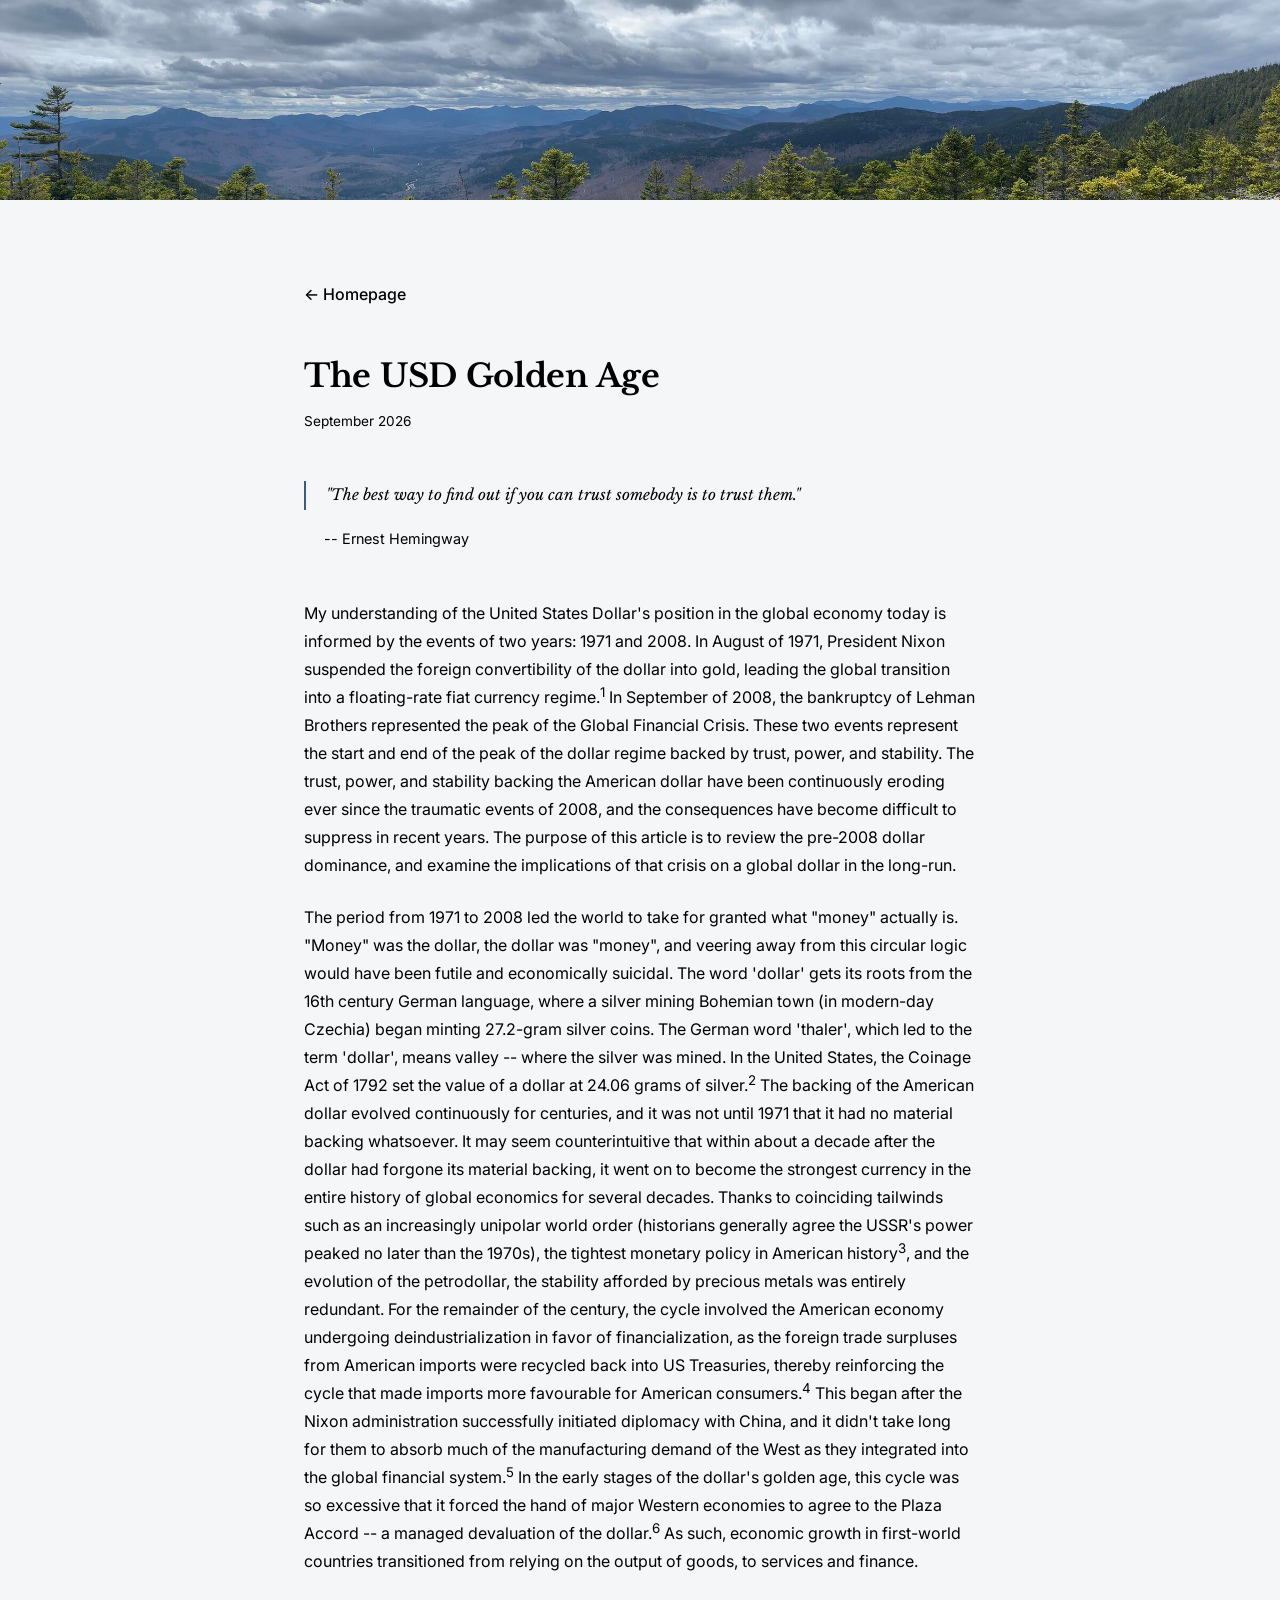
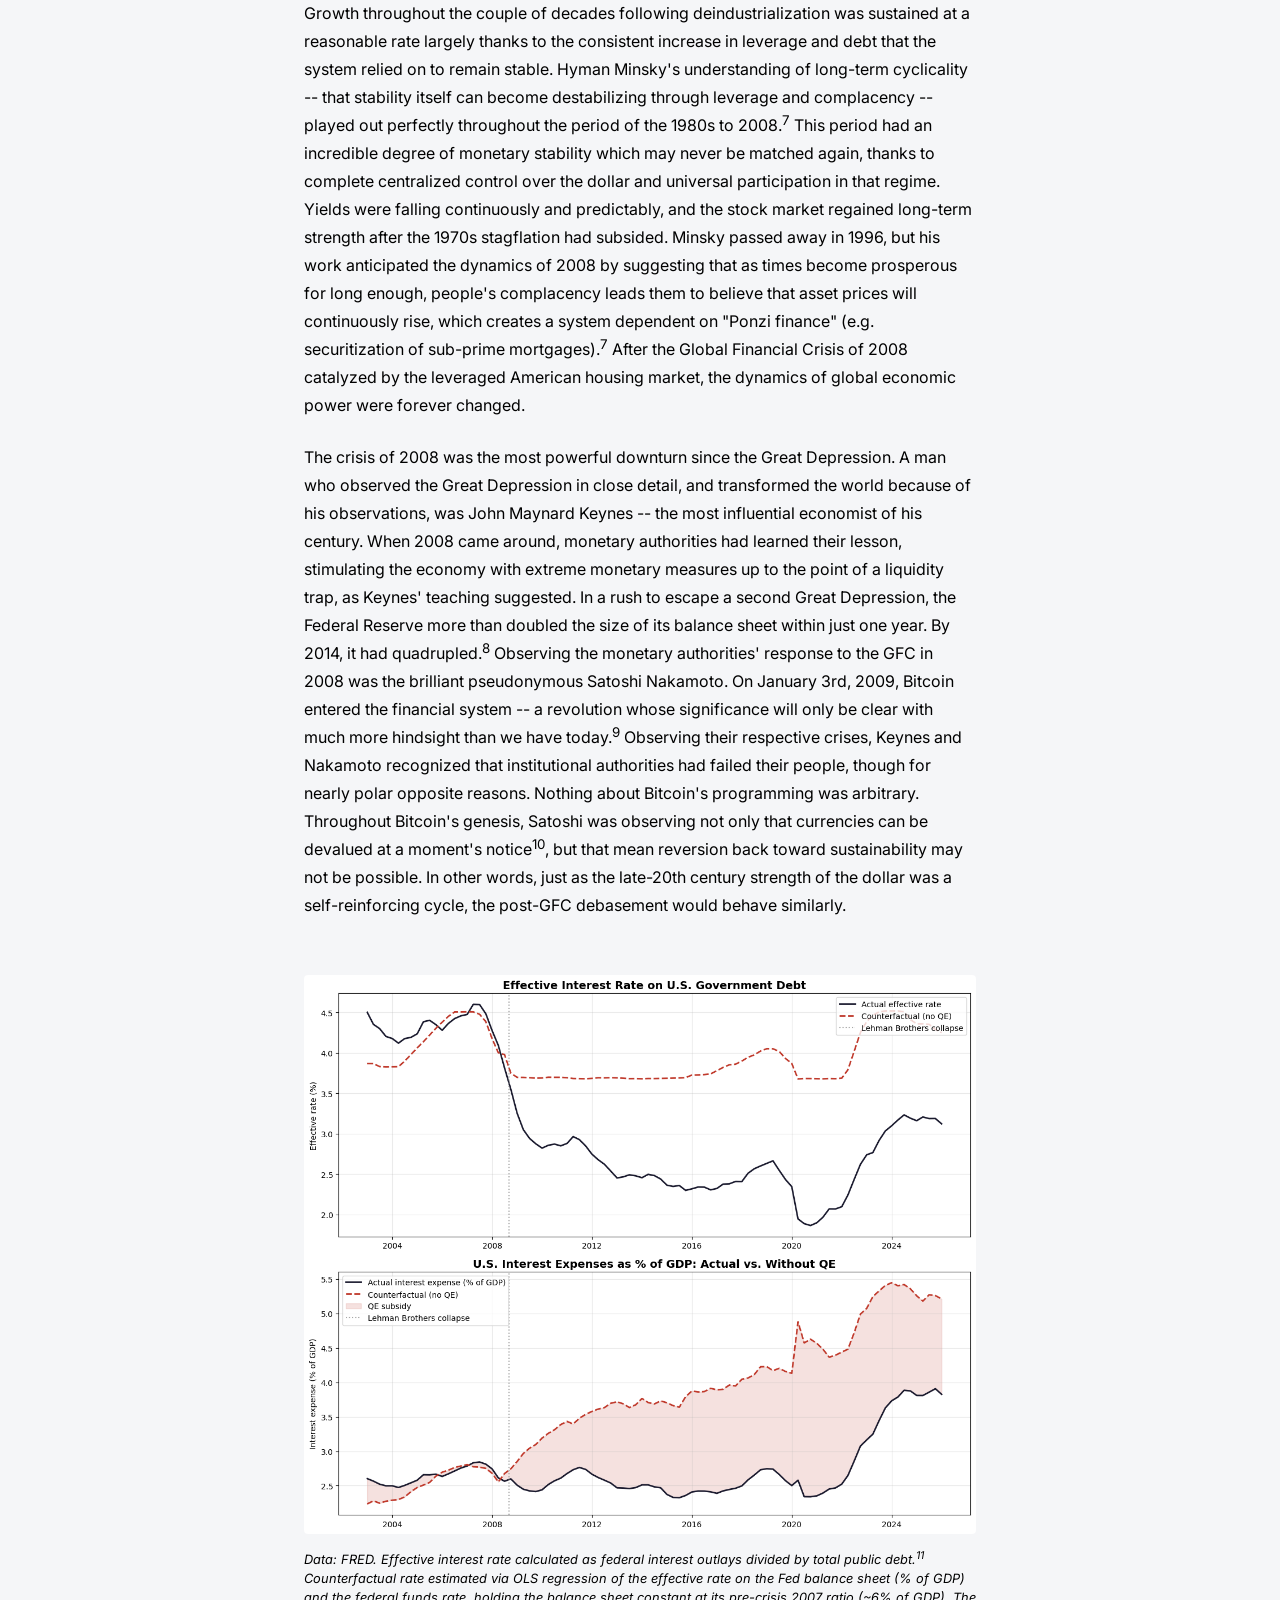
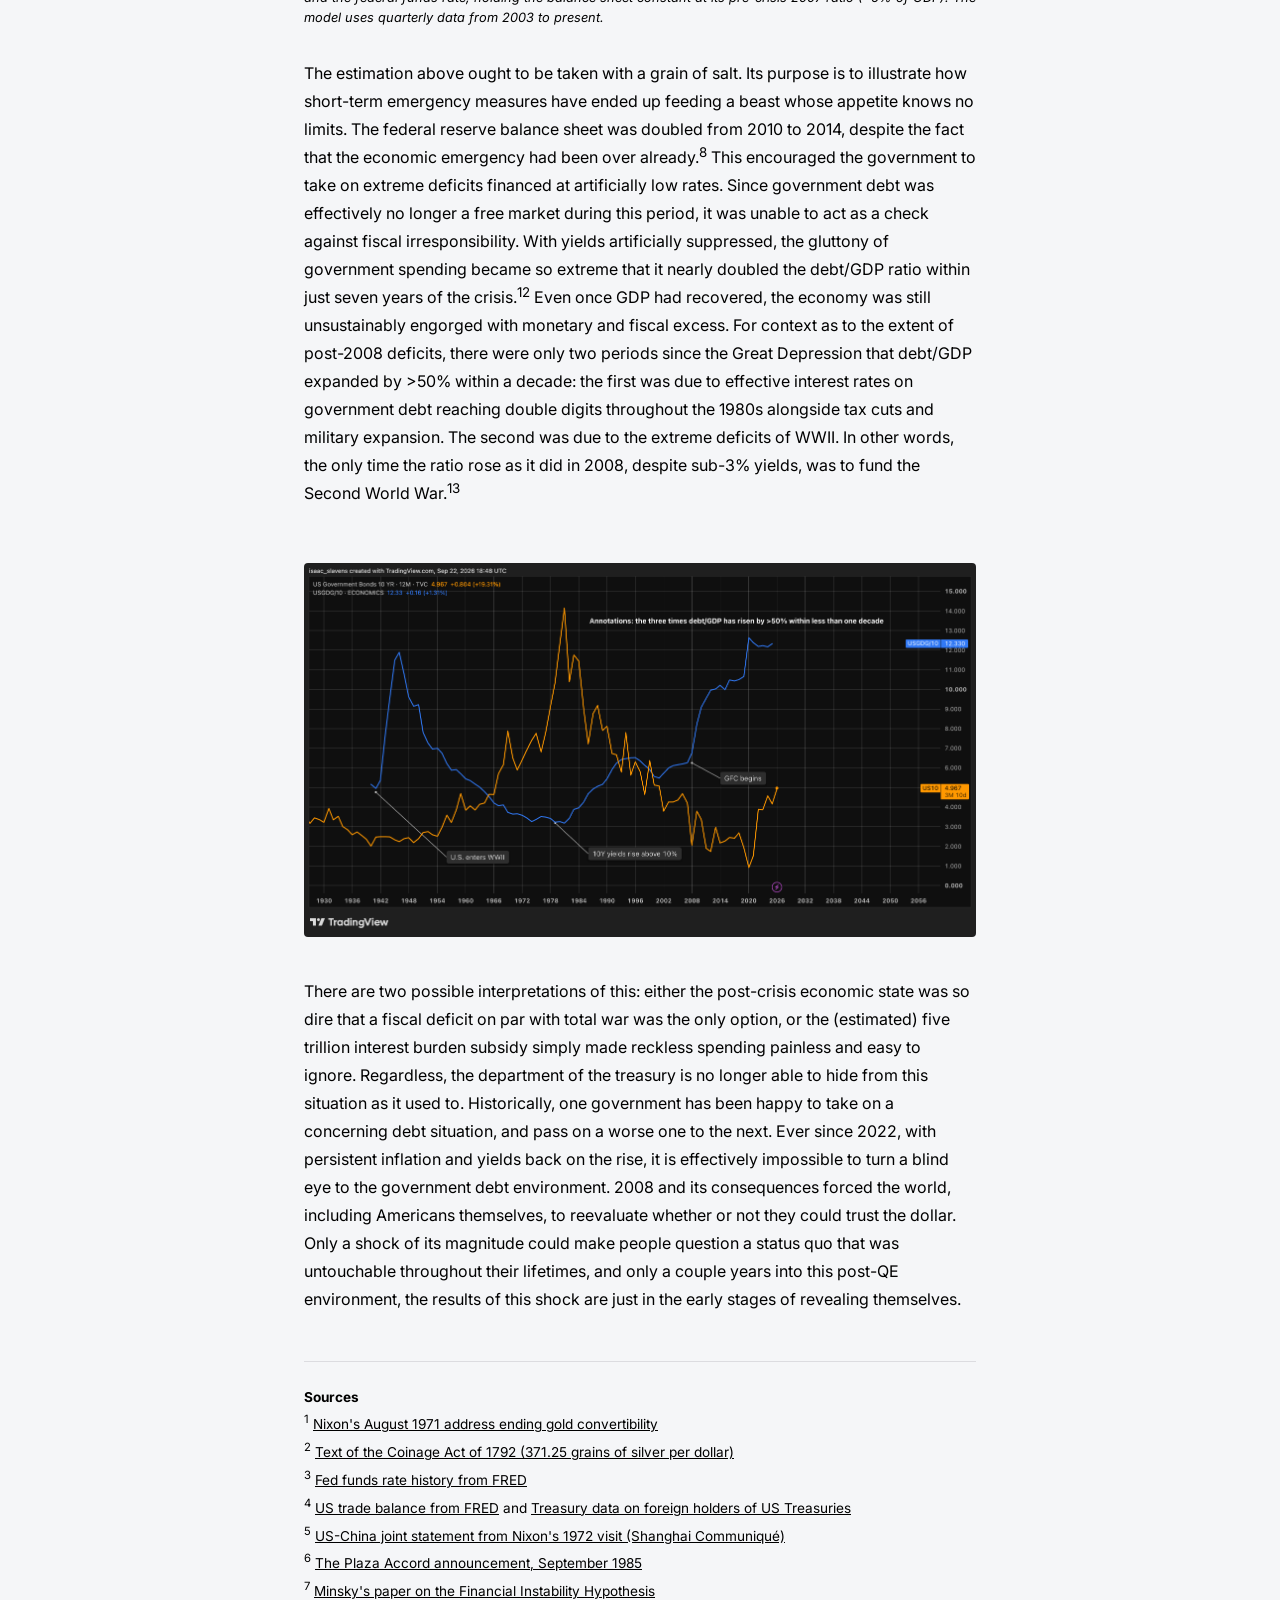
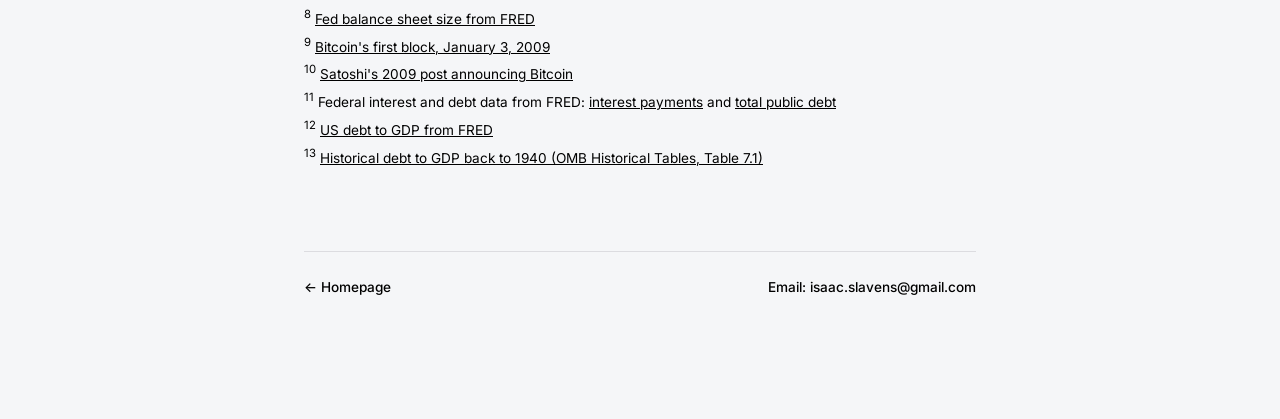
<file: USD-Golden-Age/index.html>
<!DOCTYPE html>
<html lang="en">
<head>
  <link rel="icon" href="data:image/svg+xml,<svg xmlns='http://www.w3.org/2000/svg' viewBox='0 0 100 100'><text y='.9em' font-size='90'>🟠</text></svg>">
  <meta charset="UTF-8">
  <meta name="viewport" content="width=device-width, initial-scale=1.0">
  <title>The USD Golden Age - Isaac Slavens</title>
  <meta name="description" content="My understanding of the United States Dollar&#x27;s position in the global economy today is informed by the events of two years: 1971 and 2008.">
  <meta property="og:type" content="article">
  <meta property="og:site_name" content="Isaac Slavens">
  <meta property="og:title" content="The USD Golden Age">
  <meta property="og:description" content="My understanding of the United States Dollar&#x27;s position in the global economy today is informed by the events of two years: 1971 and 2008.">
  <meta property="og:url" content="https://isaacslavens.com/USD-Golden-Age/">
  <meta property="og:image" content="https://isaacslavens.com/USD-Golden-Age/regression.png">
  <meta name="twitter:card" content="summary_large_image">
  <link rel="preconnect" href="https://fonts.googleapis.com">
  <link rel="preconnect" href="https://fonts.gstatic.com" crossorigin>
  <link href="https://fonts.googleapis.com/css2?family=Libre+Baskerville:ital,wght@0,400;0,700;1,400&family=Inter:wght@400;500&display=swap" rel="stylesheet">
  <link rel="stylesheet" href="../article.css">
</head>
<body>
  <img src="../header.jpg" class="header-strip" width="2400" height="1184" alt="">
  <div class="container">

    <header class="site-nav">
      <a href="../">&larr; Homepage</a>
    </header>

    <h1>The USD Golden Age</h1>
    <p class="date">September 2026</p>

    <div class="epigraph">
      <blockquote>
        "The best way to find out if you can trust somebody is to trust them."
      </blockquote>
      <p class="attribution">-- Ernest Hemingway</p>
    </div>

    <div class="content">

      <p>
        My understanding of the United States Dollar's position in the global economy today is informed by the events of two years: 1971 and 2008. In August of 1971, President Nixon suspended the foreign convertibility of the dollar into gold, leading the global transition into a floating-rate fiat currency regime.<sup><a href="#source-1" id="ref-1">1</a></sup> In September of 2008, the bankruptcy of Lehman Brothers represented the peak of the Global Financial Crisis. These two events represent the start and end of the peak of the dollar regime backed by trust, power, and stability. The trust, power, and stability backing the American dollar have been continuously eroding ever since the traumatic events of 2008, and the consequences have become difficult to suppress in recent years. The purpose of this article is to review the pre-2008 dollar dominance, and examine the implications of that crisis on a global dollar in the long-run.
      </p>

      <p>
        The period from 1971 to 2008 led the world to take for granted what "money" actually is. "Money" was the dollar, the dollar was "money", and veering away from this circular logic would have been futile and economically suicidal. The word 'dollar' gets its roots from the 16th century German language, where a silver mining Bohemian town (in modern-day Czechia) began minting 27.2-gram silver coins. The German word 'thaler', which led to the term 'dollar', means valley -- where the silver was mined. In the United States, the Coinage Act of 1792 set the value of a dollar at 24.06 grams of silver.<sup><a href="#source-2" id="ref-2">2</a></sup> The backing of the American dollar evolved continuously for centuries, and it was not until 1971 that it had no material backing whatsoever. It may seem counterintuitive that within about a decade after the dollar had forgone its material backing, it went on to become the strongest currency in the entire history of global economics for several decades. Thanks to coinciding tailwinds such as an increasingly unipolar world order (historians generally agree the USSR's power peaked no later than the 1970s), the tightest monetary policy in American history<sup><a href="#source-3" id="ref-3">3</a></sup>, and the evolution of the petrodollar, the stability afforded by precious metals was entirely redundant. For the remainder of the century, the cycle involved the American economy undergoing deindustrialization in favor of financialization, as the foreign trade surpluses from American imports were recycled back into US Treasuries, thereby reinforcing the cycle that made imports more favourable for American consumers.<sup><a href="#source-4" id="ref-4">4</a></sup> This began after the Nixon administration successfully initiated diplomacy with China, and it didn't take long for them to absorb much of the manufacturing demand of the West as they integrated into the global financial system.<sup><a href="#source-5" id="ref-5">5</a></sup> In the early stages of the dollar's golden age, this cycle was so excessive that it forced the hand of major Western economies to agree to the Plaza Accord -- a managed devaluation of the dollar.<sup><a href="#source-6" id="ref-6">6</a></sup> As such, economic growth in first-world countries transitioned from relying on the output of goods, to services and finance.
      </p>

      <p>
        Growth throughout the couple of decades following deindustrialization was sustained at a reasonable rate largely thanks to the consistent increase in leverage and debt that the system relied on to remain stable. Hyman Minsky's understanding of long-term cyclicality -- that stability itself can become destabilizing through leverage and complacency -- played out perfectly throughout the period of the 1980s to 2008.<sup><a href="#source-7" id="ref-7">7</a></sup> This period had an incredible degree of monetary stability which may never be matched again, thanks to complete centralized control over the dollar and universal participation in that regime. Yields were falling continuously and predictably, and the stock market regained long-term strength after the 1970s stagflation had subsided. Minsky passed away in 1996, but his work anticipated the dynamics of 2008 by suggesting that as times become prosperous for long enough, people's complacency leads them to believe that asset prices will continuously rise, which creates a system dependent on "Ponzi finance" (e.g. securitization of sub-prime mortgages).<sup><a href="#source-7">7</a></sup> After the Global Financial Crisis of 2008 catalyzed by the leveraged American housing market, the dynamics of global economic power were forever changed.
      </p>

      <p>
        The crisis of 2008 was the most powerful downturn since the Great Depression. A man who observed the Great Depression in close detail, and transformed the world because of his observations, was John Maynard Keynes -- the most influential economist of his century. When 2008 came around, monetary authorities had learned their lesson, stimulating the economy with extreme monetary measures up to the point of a liquidity trap, as Keynes' teaching suggested. In a rush to escape a second Great Depression, the Federal Reserve more than doubled the size of its balance sheet within just one year. By 2014, it had quadrupled.<sup><a href="#source-8" id="ref-8">8</a></sup> Observing the monetary authorities' response to the GFC in 2008 was the brilliant pseudonymous Satoshi Nakamoto. On January 3rd, 2009, Bitcoin entered the financial system -- a revolution whose significance will only be clear with much more hindsight than we have today.<sup><a href="#source-9" id="ref-9">9</a></sup> Observing their respective crises, Keynes and Nakamoto recognized that institutional authorities had failed their people, though for nearly polar opposite reasons. Nothing about Bitcoin's programming was arbitrary. Throughout Bitcoin's genesis, Satoshi was observing not only that currencies can be devalued at a moment's notice<sup><a href="#source-10" id="ref-10">10</a></sup>, but that mean reversion back toward sustainability may not be possible. In other words, just as the late-20th century strength of the dollar was a self-reinforcing cycle, the post-GFC debasement would behave similarly.
      </p>

      <img width="1190" height="989" loading="lazy" decoding="async" src="regression.png" alt="Effective interest rate vs counterfactual without QE">
      <p class="caption">
        Data: FRED. Effective interest rate calculated as federal interest outlays divided by total public debt.<sup><a href="#source-11" id="ref-11">11</a></sup> Counterfactual rate estimated via OLS regression of the effective rate on the Fed balance sheet (% of GDP) and the federal funds rate, holding the balance sheet constant at its pre-crisis 2007 ratio (~6% of GDP). The model uses quarterly data from 2003 to present.
      </p>

      <p>
        The estimation above ought to be taken with a grain of salt. Its purpose is to illustrate how short-term emergency measures have ended up feeding a beast whose appetite knows no limits. The federal reserve balance sheet was doubled from 2010 to 2014, despite the fact that the economic emergency had been over already.<sup><a href="#source-8">8</a></sup> This encouraged the government to take on extreme deficits financed at artificially low rates. Since government debt was effectively no longer a free market during this period, it was unable to act as a check against fiscal irresponsibility. With yields artificially suppressed, the gluttony of government spending became so extreme that it nearly doubled the debt/GDP ratio within just seven years of the crisis.<sup><a href="#source-12" id="ref-12">12</a></sup> Even once GDP had recovered, the economy was still unsustainably engorged with monetary and fiscal excess. For context as to the extent of post-2008 deficits, there were only two periods since the Great Depression that debt/GDP expanded by >50% within a decade: the first was due to effective interest rates on government debt reaching double digits throughout the 1980s alongside tax cuts and military expansion. The second was due to the extreme deficits of WWII. In other words, the only time the ratio rose as it did in 2008, despite sub-3% yields, was to fund the Second World War.<sup><a href="#source-13" id="ref-13">13</a></sup>
      </p>

      <img width="2710" height="1508" loading="lazy" decoding="async" src="WWII.png" alt="Debt-to-GDP ratio comparison with WWII era">

      <p>
        There are two possible interpretations of this: either the post-crisis economic state was so dire that a fiscal deficit on par with total war was the only option, or the (estimated) five trillion interest burden subsidy simply made reckless spending painless and easy to ignore. Regardless, the department of the treasury is no longer able to hide from this situation as it used to. Historically, one government has been happy to take on a concerning debt situation, and pass on a worse one to the next. Ever since 2022, with persistent inflation and yields back on the rise, it is effectively impossible to turn a blind eye to the government debt environment. 2008 and its consequences forced the world, including Americans themselves, to reevaluate whether or not they could trust the dollar. Only a shock of its magnitude could make people question a status quo that was untouchable throughout their lifetimes, and only a couple years into this post-QE environment, the results of this shock are just in the early stages of revealing themselves.
      </p>

    </div>

    <div class="sources">
      <p><strong>Sources</strong></p>
      <p id="source-1"><sup><a href="#ref-1">1</a></sup> <a target="_blank" href="https://www.presidency.ucsb.edu/documents/address-the-nation-outlining-new-economic-policy-the-challenge-peace">Nixon's August 1971 address ending gold convertibility</a></p>
      <p id="source-2"><sup><a href="#ref-2">2</a></sup> <a target="_blank" href="https://www.econlib.org/book-chapters/chapter-appendix-iv-coinage-laws/">Text of the Coinage Act of 1792 (371.25 grains of silver per dollar)</a></p>
      <p id="source-3"><sup><a href="#ref-3">3</a></sup> <a target="_blank" href="https://fred.stlouisfed.org/series/FEDFUNDS">Fed funds rate history from FRED</a></p>
      <p id="source-4"><sup><a href="#ref-4">4</a></sup> <a target="_blank" href="https://fred.stlouisfed.org/series/BOPGSTB">US trade balance from FRED</a> and <a target="_blank" href="https://ticdata.treasury.gov/resource-center/data-chart-center/tic/Documents/slt_table5.html">Treasury data on foreign holders of US Treasuries</a></p>
      <p id="source-5"><sup><a href="#ref-5">5</a></sup> <a target="_blank" href="https://history.state.gov/historicaldocuments/frus1969-76v17/d203">US-China joint statement from Nixon's 1972 visit (Shanghai Communiqu&eacute;)</a></p>
      <p id="source-6"><sup><a href="#ref-6">6</a></sup> <a target="_blank" href="http://www.g7.utoronto.ca/finance/fm850922.htm">The Plaza Accord announcement, September 1985</a></p>
      <p id="source-7"><sup><a href="#ref-7">7</a></sup> <a target="_blank" href="https://www.levyinstitute.org/pubs/wp74.pdf">Minsky's paper on the Financial Instability Hypothesis</a></p>
      <p id="source-8"><sup><a href="#ref-8">8</a></sup> <a target="_blank" href="https://fred.stlouisfed.org/series/WALCL">Fed balance sheet size from FRED</a></p>
      <p id="source-9"><sup><a href="#ref-9">9</a></sup> <a target="_blank" href="https://mempool.space/block/000000000019d6689c085ae165831e934ff763ae46a2a6c172b3f1b60a8ce26f">Bitcoin's first block, January 3, 2009</a></p>
      <p id="source-10"><sup><a href="#ref-10">10</a></sup> <a target="_blank" href="https://satoshi.nakamotoinstitute.org/posts/p2pfoundation/1/">Satoshi's 2009 post announcing Bitcoin</a></p>
      <p id="source-11"><sup><a href="#ref-11">11</a></sup> Federal interest and debt data from FRED: <a target="_blank" href="https://fred.stlouisfed.org/series/A091RC1Q027SBEA">interest payments</a> and <a target="_blank" href="https://fred.stlouisfed.org/series/GFDEBTN">total public debt</a></p>
      <p id="source-12"><sup><a href="#ref-12">12</a></sup> <a target="_blank" href="https://fred.stlouisfed.org/series/GFDEGDQ188S">US debt to GDP from FRED</a></p>
      <p id="source-13"><sup><a href="#ref-13">13</a></sup> <a target="_blank" href="https://www.whitehouse.gov/omb/information-resources/budget/historical-tables/">Historical debt to GDP back to 1940 (OMB Historical Tables, Table 7.1)</a></p>
    </div>

    <footer class="site-nav">
      <a href="../">&larr; Homepage</a>
      <span>Email: isaac.slavens@gmail.com</span>
    </footer>

  </div>
</body>
</html>
</file>
<file: article.css>
/* Shared styles for article pages */
* {
  margin: 0;
  padding: 0;
  box-sizing: border-box;
}

body {
  font-family: 'Inter', sans-serif;
  background: #f5f6f8;
  color: #000000;
  line-height: 1.75;
  font-size: 16px;
}

/* Same treatment as the homepage header */
.header-strip {
  width: 100%;
  height: auto;
  max-height: 200px;
  object-fit: cover;
  display: block;
}

.container {
  max-width: 720px;
  margin: 0 auto;
  padding: 80px 24px 120px;
}

/* Same links at the top and bottom of every article */
.site-nav {
  display: flex;
  flex-wrap: wrap;
  align-items: baseline;
  justify-content: space-between;
  gap: 8px 24px;
  font-weight: 500;
}

header.site-nav {
  margin-bottom: 48px;
}

.site-nav a {
  color: #000000;
  text-decoration: none;
}

.site-nav a:hover {
  color: #3d5a80;
}

h1 {
  font-family: 'Libre Baskerville', serif;
  font-size: 2rem;
  font-weight: 700;
  letter-spacing: -0.3px;
  line-height: 1.3;
  margin-bottom: 12px;
}

h2 {
  font-family: 'Libre Baskerville', serif;
  font-size: 1.3rem;
  font-weight: 700;
  margin-top: 56px;
  margin-bottom: 24px;
}

/* Keep footnote markers from pushing lines apart */
sup {
  line-height: 0;
}

.date {
  font-size: 0.85rem;
  margin-bottom: 48px;
}

.epigraph {
  margin-bottom: 48px;
}

.epigraph blockquote {
  font-family: 'Libre Baskerville', serif;
  font-style: italic;
  font-size: 0.95rem;
  line-height: 1.9;
  border-left: 2px solid #3d5a80;
  padding-left: 20px;
}

.epigraph .attribution {
  margin-top: 16px;
  padding-left: 20px;
  font-size: 0.9rem;
}

.content p {
  margin-bottom: 24px;
  font-size: 1rem;
}

.content img {
  width: 100%;
  height: auto;
  border-radius: 4px;
  margin: 32px 0;
}

.content img:has(+ .caption) {
  margin-bottom: 8px;
}

.content .caption {
  font-size: 0.8rem;
  line-height: 1.5;
  margin-bottom: 32px;
  font-style: italic;
}

.content a {
  color: #3d5a80;
  text-decoration: underline;
}

.content a:hover {
  color: #2c4460;
}

.charts {
  margin: 36px 0;
}

.charts img {
  margin: 0 0 16px;
}

/* Footnote markers link to their source and back */
.content sup a,
.epigraph sup a,
.sources sup a {
  color: inherit;
  text-decoration: none;
}

.content sup a:hover,
.epigraph sup a:hover,
.sources sup a:hover {
  color: #3d5a80;
}

[id^="ref-"],
[id^="source-"] {
  scroll-margin-top: 24px;
}

.sources p:target {
  background: rgba(61, 90, 128, 0.12);
}

.sources {
  margin-top: 48px;
  padding-top: 24px;
  border-top: 1px solid #dcdce0;
  font-size: 0.85rem;
}

.sources p {
  margin-bottom: 4px;
}

.sources a {
  color: #000000;
  text-decoration: underline;
  word-break: break-all;
}

.sources a:hover {
  color: #3d5a80;
}

footer {
  margin-top: 80px;
  padding-top: 24px;
  border-top: 1px solid #dcdce0;
  font-size: 0.85rem;
}

@media (max-width: 640px) {
  h1 {
    font-size: 1.6rem;
  }

  h2 {
    font-size: 1.15rem;
  }
}
</file>
<file: tracker/css/tracker.css>
/* Sovereign debt simulator styles.
   Colors are set once as variables. charts.js reads the same variables. */

:root {
  /* Black and white. Blue marks what can be used; red marks fiscal
     stress. */
  --page: #fafafa;      /* behind the cards */
  --bg: #ffffff;        /* the cards */
  --raised: #ffffff;    /* the selected button in a group */
  --text: #0a0a0a;
  --muted: #3f3f46;     /* secondary text: dark grey, never light grey */
  --border: #e4e4e7;
  --strong-border: #d4d4d8;
  --grid: #f0f0f2;
  --accent: #1d4ed8;    /* interactive only */
  --accent-soft: #eef2ff;
  --down: #c81e1e;      /* fiscal stress, warnings, errors */
  --down-soft: #fef2f2;
  --down-border: #f5c2c2;
  --line-1: #0a0a0a;
  --line-2: #8e8e97;
  --stress: rgba(200, 30, 30, 0.09);
  --mono: ui-monospace, "SF Mono", SFMono-Regular, Menlo, Consolas, "Liberation Mono", monospace;
}

* {
  box-sizing: border-box;
}

body {
  margin: 0;
  background: var(--page);
  color: var(--text);
  font-family: system-ui, -apple-system, "Segoe UI", Roboto, Helvetica, Arial, sans-serif;
  font-size: 15px;
  line-height: 1.45;
  font-variant-numeric: tabular-nums;
}

a {
  color: var(--accent);
}

h1, h2, h3, p {
  margin: 0;
}

[hidden] {
  display: none !important;
}

/* ---------- Buttons ---------- */

button,
input {
  font: inherit;
  color: inherit;
}

button {
  background: var(--bg);
  border: 1px solid var(--strong-border);
  border-radius: 6px;
  padding: 6px 12px;
  font-size: 13.5px;
  font-weight: 500;
  cursor: pointer;
}

button:hover {
  border-color: var(--text);
}

button:disabled {
  color: var(--muted);
  cursor: default;
  opacity: 0.55;
}

button:disabled:hover {
  border-color: var(--border);
}

button:focus-visible,
input:focus-visible,
summary:focus-visible,
a:focus-visible {
  outline: 2px solid var(--accent);
  outline-offset: 2px;
}

/* A button with no box: Reset */
button.quiet {
  border-color: transparent;
  background: transparent;
  padding: 4px 8px;
  color: var(--accent);
}

button.quiet:hover:not(:disabled) {
  background: var(--accent-soft);
}

/* The small round button that opens an explanation */
.info {
  flex: none;
  width: 16px;
  height: 16px;
  padding: 0;
  border-radius: 50%;
  border-color: var(--muted);
  background: transparent;
  color: var(--muted);
  font-size: 10.5px;
  font-weight: 700;
  line-height: 1;
  opacity: 0.75;
}

.info:hover,
.info[aria-expanded="true"] {
  opacity: 1;
  color: var(--accent);
  border-color: var(--accent);
}

/* A group of buttons where one is selected */
.segmented {
  display: inline-flex;
  gap: 0;
  padding: 0;
  border: 1px solid var(--strong-border);
  border-radius: 6px;
  overflow: hidden;
}

.segmented button {
  display: inline-flex;
  align-items: center;
  justify-content: center;
  gap: 7px;
  flex: 1;
  border: 0;
  border-radius: 0;
  padding: 6px 12px;
  background: transparent;
  color: var(--muted);
  white-space: nowrap;
}

.segmented button:hover {
  color: var(--text);
}

.segmented button + button {
  border-left: 1px solid var(--strong-border);
}

.segmented button[aria-pressed="true"] {
  background: var(--accent-soft);
  color: var(--accent);
  font-weight: 600;
}

.segmented img {
  height: 12px;
  width: auto;
  border-radius: 2px;
  box-shadow: 0 0 0 1px var(--border);
}

/* ---------- Cards ---------- */

.card {
  background: var(--bg);
  border: 1px solid var(--border);
  border-radius: 8px;
  padding: 16px 18px;
}

.card-head {
  display: flex;
  align-items: baseline;
  justify-content: space-between;
  gap: 8px;
  margin-bottom: 8px;
}

/* Section titles: small monospaced capitals */
.card h2,
.card summary {
  font-family: var(--mono);
  font-size: 12px;
  font-weight: 500;
  text-transform: uppercase;
  letter-spacing: 0.1em;
  color: var(--muted);
}

.units {
  color: var(--muted);
  font-family: var(--mono);
  font-size: 11.5px;
}

/* ---------- Top bar ---------- */

.topbar {
  position: sticky;
  top: 0;
  z-index: 20;
  display: flex;
  align-items: center;
  gap: 10px 16px;
  padding: 0 16px;
  min-height: 56px;
  background: var(--bg);
  border-bottom: 1px solid var(--border);
}

.home-link {
  font-size: 13.5px;
  color: var(--muted);
  text-decoration: none;
  white-space: nowrap;
}

.home-link:hover {
  color: var(--accent);
}

.brand {
  min-width: 0;
  padding-left: 16px;
  border-left: 1px solid var(--border);
  font-size: 17px;
  font-weight: 650;
  letter-spacing: -0.01em;
  white-space: nowrap;
  overflow: hidden;
  text-overflow: ellipsis;
}

/* Country tabs: underlined, like the steps of a report */
.tabs {
  margin-left: auto;
  align-self: stretch;
  border: 0;
  border-radius: 0;
  overflow: visible;
}

.tabs button {
  padding: 0 14px;
  border-bottom: 2px solid transparent;
  color: var(--muted);
}

.tabs button + button {
  border-left: 0;
}

.tabs button[aria-pressed="true"] {
  background: transparent;
  color: var(--text);
  border-bottom-color: var(--accent);
}

/* ---------- Layout ----------
   Results on the left with the settings beside them. The working, the
   advanced settings and the notes sit below the results. */

.layout {
  display: grid;
  grid-template-columns: minmax(0, 1fr) 330px;
  grid-template-areas:
    "intro   intro"
    "results panel"
    "more    panel";
  gap: 14px 16px;
  align-items: start;
  max-width: 1720px;
  margin: 0 auto;
  padding: 16px;
}

.results {
  grid-area: results;
  min-width: 0;
}

.more {
  grid-area: more;
  min-width: 0;
  display: grid;
  gap: 14px;
}

/* The settings stay in view while the page scrolls. */
.panel {
  grid-area: panel;
  position: sticky;
  top: 73px;
  max-height: calc(100vh - 89px);
  overflow-y: auto;
}

/* On a narrow screen the settings go between the charts and the rest. */
@media (max-width: 900px) {
  .layout {
    grid-template-columns: minmax(0, 1fr);
    grid-template-areas:
      "intro"
      "results"
      "panel"
      "more";
    padding: 12px;
  }

  .panel {
    position: static;
    max-height: none;
  }
}

/* ---------- Title ---------- */

.title-row {
  display: flex;
  flex-wrap: wrap;
  align-items: baseline;
  justify-content: space-between;
  gap: 2px 16px;
  margin-bottom: 12px;
}

.title-row h1 {
  display: flex;
  align-items: center;
  gap: 10px;
  font-size: 26px;
  font-weight: 650;
  letter-spacing: -0.02em;
}

/* The outline keeps a white flag visible on a white page. */
.flag {
  height: 20px;
  width: auto;
  border-radius: 3px;
  box-shadow: 0 0 0 1px var(--border);
}

.meta {
  color: var(--muted);
  font-family: var(--mono);
  font-size: 11.5px;
  text-transform: uppercase;
  letter-spacing: 0.06em;
}

/* What the tool does: the first thing on the page. The description on the
   left; on the right, above the settings, the prompt to use them, with a
   round badge whose arrow points down at the sliders. */
.intro {
  grid-area: intro;
  display: grid;
  grid-template-columns: minmax(0, 1fr) 292px;
  align-items: center;
  gap: 10px 32px;
  padding: 16px 22px;
  border: 1px solid var(--border);
  border-left: 4px solid var(--text);
  border-radius: 8px;
  background: var(--bg);
}

.intro-lead {
  max-width: 62em;
  font-size: 18px;
  font-weight: 600;
  line-height: 1.35;
  letter-spacing: -0.015em;
  color: var(--text);
}

.intro-action {
  grid-column: 2;
  grid-row: 1;
  display: flex;
  align-items: center;
  gap: 12px;
  font-size: 16px;
  font-weight: 600;
  line-height: 1.3;
  color: var(--text);
}

.intro-action::before {
  content: "\2193";
  flex: none;
  display: grid;
  place-items: center;
  width: 30px;
  height: 30px;
  border-radius: 50%;
  background: var(--text);
  color: var(--bg);
  font-size: 17px;
  font-weight: 700;
  animation: nudge 1.6s ease-in-out 3;
}

@keyframes nudge {
  0%, 100% { transform: translateY(0); }
  50% { transform: translateY(4px); }
}

@media (prefers-reduced-motion: reduce) {
  .intro-action::before {
    animation: none;
  }
}

.narrow-only {
  display: none;
}

/* On a narrow screen the settings sit below the charts: one column, the
   arrow points down the page, and "on the right" reads "below". */
@media (max-width: 900px) {
  .intro {
    grid-template-columns: minmax(0, 1fr);
    align-items: start;
  }

  .intro-action {
    grid-column: 1;
    grid-row: auto;
    font-size: 15px;
  }

  .wide-only {
    display: none;
  }

  .narrow-only {
    display: inline;
  }
}

@media (max-width: 560px) {
  .intro {
    padding: 14px 16px;
  }

  .intro-lead {
    font-size: 16px;
  }
}

.error {
  margin-bottom: 12px;
  padding: 10px 14px;
  border: 1px solid var(--down);
  border-radius: 8px;
  color: var(--down);
}

/* ---------- Headline figures ---------- */

/* One row of five on a wide screen, then rows of three, then of two */
.stats {
  display: grid;
  grid-template-columns: repeat(5, minmax(0, 1fr));
  gap: 8px;
}

@media (max-width: 1150px) {
  .stats {
    grid-template-columns: repeat(3, minmax(0, 1fr));
  }
}

@media (max-width: 560px) {
  .stats {
    grid-template-columns: repeat(2, minmax(0, 1fr));
  }
}

/* Each card is a column with the figure pushed to the bottom, so the
   figures in a row line up even when one label takes two lines. */
.stat {
  position: relative;
  display: flex;
  flex-direction: column;
  padding: 9px 12px;
}

.stat-label {
  padding-bottom: 4px;
  color: var(--muted);
  font-family: var(--mono);
  font-size: 10.5px;
  text-transform: uppercase;
  letter-spacing: 0.08em;
}

.together {
  white-space: nowrap;
}

.stat-label .info {
  margin-left: 6px;
  vertical-align: -2px;
}

.stat-value {
  margin-top: auto;
  font-size: 22px;
  font-weight: 600;
  line-height: 1.15;
  letter-spacing: -0.03em;
}

.stat-value small {
  margin-left: 3px;
  color: var(--muted);
  font-size: 11.5px;
  font-weight: 500;
  letter-spacing: 0;
}

.stat-note {
  margin-top: 1px;
  color: var(--muted);
  font-size: 11.5px;
}

.stat-value.words {
  font-size: 17px;
  line-height: 1.5;
  letter-spacing: -0.01em;
}

/* Fiscal stress, once reached */
.stat.alert {
  border-top: 2px solid var(--down);
}

.stat.alert .stat-value {
  color: var(--down);
}

/* An explanation. In a figure's card it opens over the page, under the
   card; beside a setting it opens in place. */
.tip {
  color: var(--muted);
  font-size: 12.5px;
}

.stat .tip {
  position: absolute;
  z-index: 10;
  top: calc(100% + 6px);
  left: 0;
  width: max(100%, 230px);
  padding: 10px 12px;
  background: var(--bg);
  border: 1px solid var(--border);
  border-radius: 6px;
  box-shadow: 0 8px 24px rgba(0, 0, 0, 0.12);
  color: var(--text);
}

/* Cards on the right open their explanation leftward. */
.stat:nth-child(n+4) .tip {
  left: auto;
  right: 0;
}

@media (max-width: 1150px) {
  .stat:nth-child(n+4) .tip {
    left: 0;
    right: auto;
  }

  .stat:nth-child(3n) .tip {
    left: auto;
    right: 0;
  }
}

@media (max-width: 560px) {
  .stat:nth-child(3n) .tip {
    left: 0;
    right: auto;
  }

  .stat:nth-child(2n) .tip {
    left: auto;
    right: 0;
  }
}

/* ---------- Warning ---------- */

.warning {
  margin-top: 14px;
  padding: 12px 16px;
  background: var(--down-soft);
  border: 1px solid var(--down-border);
  border-left: 4px solid var(--down);
  border-radius: 8px;
  color: var(--text);
  font-size: 14px;
}

.warning .info {
  margin-left: 4px;
  vertical-align: 1px;
  opacity: 1;
}

.warning #warning-more {
  margin-top: 6px;
  max-width: 85ch;
}

/* ---------- Charts ---------- */

/* Two charts side by side; one under the other on a narrower screen */
.charts {
  margin-top: 12px;
  display: grid;
  grid-template-columns: repeat(2, minmax(0, 1fr));
  gap: 12px;
}

@media (max-width: 1150px) {
  .charts {
    grid-template-columns: minmax(0, 1fr);
  }
}

.charts .card {
  min-width: 0;
  padding: 12px 8px 8px 14px;
}

.charts .card-head {
  padding-right: 8px;
  margin-bottom: 6px;
}

/* Chart titles: plain and larger than the other section titles */
.charts .card h2 {
  font-family: inherit;
  font-size: 17px;
  font-weight: 650;
  text-transform: none;
  letter-spacing: -0.01em;
  color: var(--text);
}

.chart {
  width: 100%;
  min-height: 300px;
}

/* The legend under each chart shows the values for the year under the
   pointer. History lines share a legend entry with their projection. */
.u-legend {
  color: var(--text);
  font-family: var(--mono);
  font-size: 11.5px;
  text-align: left;
  padding-right: 8px;
}

.u-legend .legend-hidden {
  display: none;
}

/* Legend entries are labels only: clicking them does nothing. */
.u-legend .u-series {
  pointer-events: none;
}

.u-legend .u-series > * {
  padding: 2px 4px;
}

.u-legend .u-value {
  font-weight: 600;
}

/* Each legend entry's marker is a short line, like the line it names. */
.u-legend .u-marker {
  width: 16px !important;
  height: 0 !important;
  margin-right: 6px;
  border-width: 2px 0 0 !important;
  background: none !important;
  vertical-align: middle;
}

.u-legend .legend-dotted .u-marker {
  border-top-style: dotted !important;
  border-top-width: 3px !important;
}

.chart-footer {
  display: flex;
  flex-wrap: wrap;
  align-items: center;
  justify-content: space-between;
  gap: 8px 16px;
  margin-top: 10px;
}

.key {
  display: flex;
  flex-wrap: wrap;
  gap: 4px 16px;
  color: var(--muted);
  font-family: var(--mono);
  font-size: 11.5px;
}

.key > span {
  white-space: nowrap;
}

/* How to use the charts: one quiet line */
.chart-hint {
  flex-basis: 100%;
  order: 3;
  color: var(--muted);
  font-size: 12px;
}

.chart-tools {
  display: flex;
  flex-wrap: wrap;
  gap: 8px;
}

.swatch {
  display: inline-block;
  width: 20px;
  height: 10px;
  margin-right: 6px;
  vertical-align: middle;
  border-radius: 2px;
}

.swatch-history {
  height: 0;
  border-top: 2px solid var(--line-1);
  border-radius: 0;
}

.swatch-projection {
  height: 0;
  border-top: 2px dashed var(--line-1);
  border-radius: 0;
}

.swatch-stress {
  background: var(--stress);
  box-shadow: 0 0 0 1px var(--down-border);
}



/* ---------- Settings ---------- */

.panel h3 {
  margin: 18px 0 10px;
  padding-top: 14px;
  border-top: 1px solid var(--border);
  font-family: var(--mono);
  font-size: 12px;
  font-weight: 500;
  text-transform: uppercase;
  letter-spacing: 0.1em;
  color: var(--muted);
}

.control {
  margin-bottom: 14px;
}

.control-head {
  display: flex;
  align-items: center;
  gap: 6px;
}

.control label {
  font-size: 13.5px;
  font-weight: 500;
}

.control output {
  margin-left: auto;
  padding-left: 8px;
  font-family: var(--mono);
  font-size: 13.5px;
  font-weight: 600;
  white-space: nowrap;
}

.control .tip {
  margin-top: 4px;
}

/* Under each slider: its lowest value, its default and its highest */
.range-ends {
  display: flex;
  justify-content: space-between;
  gap: 8px;
  color: var(--muted);
  font-family: var(--mono);
  font-size: 10.5px;
}

/* Under a row of buttons: what the choice means with the current settings */
.control-note {
  margin: 6px 0 0;
  color: var(--muted);
  font-size: 12px;
  line-height: 1.4;
}

/* The two settings that matter most, set apart from the others */
.control.key-control {
  margin-bottom: 10px;
  padding: 12px 12px 10px;
  border: 1px solid var(--text);
  border-radius: 6px;
}

.control.key-control label {
  font-size: 15px;
  font-weight: 600;
}

.control.key-control output {
  font-size: 18px;
}

.key-control input[type="range"] {
  height: 28px;
}

.key-control input[type="range"]::-webkit-slider-runnable-track {
  height: 6px;
  border-radius: 3px;
}

.key-control input[type="range"]::-webkit-slider-thumb {
  width: 20px;
  height: 20px;
  margin-top: -7px;
}

/* Every other setting: smaller and quieter */
.control:not(.key-control) label,
.control:not(.key-control) output {
  font-size: 12.5px;
  color: var(--muted);
}

.control:not(.key-control) output {
  font-weight: 500;
}

.control:not(.key-control) {
  margin-bottom: 11px;
}

.control:not(.key-control) input[type="range"] {
  height: 20px;
}

.control:not(.key-control) input[type="range"]::-webkit-slider-runnable-track {
  height: 3px;
}

.control:not(.key-control) input[type="range"]::-webkit-slider-thumb {
  width: 13px;
  height: 13px;
  margin-top: -5px;
}

.control:not(.key-control) .segmented button {
  padding: 4px 10px;
  font-size: 12.5px;
}

/* Settings that belong to the one above */
.control.indent {
  margin-left: 10px;
  padding-left: 12px;
  border-left: 2px solid var(--border);
}

.control .segmented {
  display: flex;
  margin-top: 6px;
}

/* Sliders. --fill is the filled part of the track; ui.js sets it. */
input[type="range"] {
  -webkit-appearance: none;
  appearance: none;
  display: block;
  width: 100%;
  height: 24px;
  margin: 2px 0 0;
  background: transparent;
  cursor: pointer;
}

input[type="range"]::-webkit-slider-runnable-track {
  height: 4px;
  border-radius: 2px;
  background: linear-gradient(to right, var(--accent) var(--fill, 50%), var(--border) var(--fill, 50%));
}

input[type="range"]::-webkit-slider-thumb {
  -webkit-appearance: none;
  width: 16px;
  height: 16px;
  margin-top: -6px;
  border: 2px solid var(--accent);
  border-radius: 50%;
  background: var(--raised);
  box-shadow: 0 1px 3px rgba(16, 24, 40, 0.25);
}

input[type="range"]::-moz-range-track {
  height: 4px;
  border-radius: 2px;
  background: var(--border);
}

input[type="range"]::-moz-range-progress {
  height: 4px;
  border-radius: 2px;
  background: var(--accent);
}

input[type="range"]::-moz-range-thumb {
  width: 12px;
  height: 12px;
  border: 2px solid var(--accent);
  border-radius: 50%;
  background: var(--raised);
  box-shadow: 0 1px 3px rgba(16, 24, 40, 0.25);
}


/* An on-off switch: a checkbox drawn as a sliding dot */
.control.check label {
  display: flex;
  align-items: center;
  gap: 8px;
  cursor: pointer;
}

.control.check input {
  -webkit-appearance: none;
  appearance: none;
  flex: none;
  position: relative;
  width: 32px;
  height: 18px;
  margin: 0;
  border-radius: 9px;
  background: var(--border);
  cursor: pointer;
  transition: background 0.15s;
}

.control.check input::after {
  content: "";
  position: absolute;
  top: 2px;
  left: 2px;
  width: 14px;
  height: 14px;
  border-radius: 50%;
  background: #ffffff;
  box-shadow: 0 1px 2px rgba(16, 24, 40, 0.3);
  transition: left 0.15s;
}

.control.check input:checked {
  background: var(--accent);
}

.control.check input:checked::after {
  left: 16px;
}

/* ---------- Below the charts ---------- */

details.card summary {
  cursor: pointer;
  list-style: none;
}

details.card summary::-webkit-details-marker {
  display: none;
}

/* A plus or minus before the title shows whether the section is open. */
details.card summary::before {
  content: "+";
  display: inline-block;
  width: 1.4em;
  color: var(--accent);
  font-weight: 600;
}

details.card[open] summary::before {
  content: "\2212";
}

details.card[open] summary {
  margin-bottom: 12px;
}

/* Advanced settings, in as many columns as fit */
.advanced-grid {
  display: grid;
  grid-template-columns: repeat(auto-fill, minmax(240px, 1fr));
  gap: 0 32px;
}

#how-body p {
  margin: 8px 0;
  max-width: 85ch;
  font-size: 14px;
}

/* The table scrolls sideways on a phone instead of widening the page. */
.table-scroll {
  overflow-x: auto;
}

#how-body table {
  border-collapse: collapse;
  margin: 10px 0;
  font-family: var(--mono);
  font-size: 13px;
}

#how-body th,
#how-body td {
  padding: 5px 18px 5px 0;
  text-align: right;
  border-bottom: 1px solid var(--border);
}

#how-body th {
  color: var(--muted);
  font-family: var(--mono);
  font-size: 11px;
  text-transform: uppercase;
  letter-spacing: 0.05em;
  font-weight: 500;
  vertical-align: bottom;
}

.notes p {
  margin-top: 6px;
  max-width: 110ch;
  color: var(--muted);
  font-size: 13px;
}

/* ---------- Footer ---------- */

.footer {
  max-width: 1720px;
  margin: 0 auto;
  padding: 4px 16px 24px;
  color: var(--muted);
  font-size: 13px;
}

.footer p {
  margin: 2px 0;
}

/* ---------- Phone ---------- */

/* The country buttons take a row of their own. */
@media (max-width: 700px) {
  .chart-hint {
    display: none;
  }

  .topbar {
    flex-wrap: wrap;
  }

  .brand {
    margin-right: auto;
  }

  .tabs {
    order: 3;
    display: flex;
    flex-basis: 100%;
    margin-left: 0;
  }

  .segmented button {
    padding: 6px 8px;
  }

  .stat-value {
    font-size: 20px;
  }
}
</file>
<file: tracker/js/vendor/uPlot.min.css>
.uplot, .uplot *, .uplot *::before, .uplot *::after {box-sizing: border-box;}.uplot {font-family: system-ui, -apple-system, "Segoe UI", Roboto, "Helvetica Neue", Arial, "Noto Sans", sans-serif, "Apple Color Emoji", "Segoe UI Emoji", "Segoe UI Symbol", "Noto Color Emoji";line-height: 1.5;width: min-content;}.u-title {text-align: center;font-size: 18px;font-weight: bold;}.u-wrap {position: relative;user-select: none;}.u-over, .u-under {position: absolute;}.u-under {overflow: hidden;}.uplot canvas {display: block;position: relative;width: 100%;height: 100%;}.u-axis {position: absolute;}.u-legend {font-size: 14px;margin: auto;text-align: center;}.u-inline {display: block;}.u-inline * {display: inline-block;}.u-inline tr {margin-right: 16px;}.u-legend th {font-weight: 600;}.u-legend th > * {vertical-align: middle;display: inline-block;}.u-legend .u-marker {width: 1em;height: 1em;margin-right: 4px;background-clip: padding-box !important;}.u-inline.u-live th::after {content: ":";vertical-align: middle;}.u-inline:not(.u-live) .u-value {display: none;}.u-series > * {padding: 4px;}.u-series th {cursor: pointer;}.u-legend .u-off > * {opacity: 0.3;}.u-select {background: rgba(0,0,0,0.07);position: absolute;pointer-events: none;}.u-cursor-x, .u-cursor-y {position: absolute;left: 0;top: 0;pointer-events: none;will-change: transform;}.u-hz .u-cursor-x, .u-vt .u-cursor-y {height: 100%;border-right: 1px dashed #607D8B;}.u-hz .u-cursor-y, .u-vt .u-cursor-x {width: 100%;border-bottom: 1px dashed #607D8B;}.u-cursor-pt {position: absolute;top: 0;left: 0;border-radius: 50%;border: 0 solid;pointer-events: none;will-change: transform;/*this has to be !important since we set inline "background" shorthand */background-clip: padding-box !important;}.u-axis.u-off, .u-select.u-off, .u-cursor-x.u-off, .u-cursor-y.u-off, .u-cursor-pt.u-off {display: none;}
</file>
